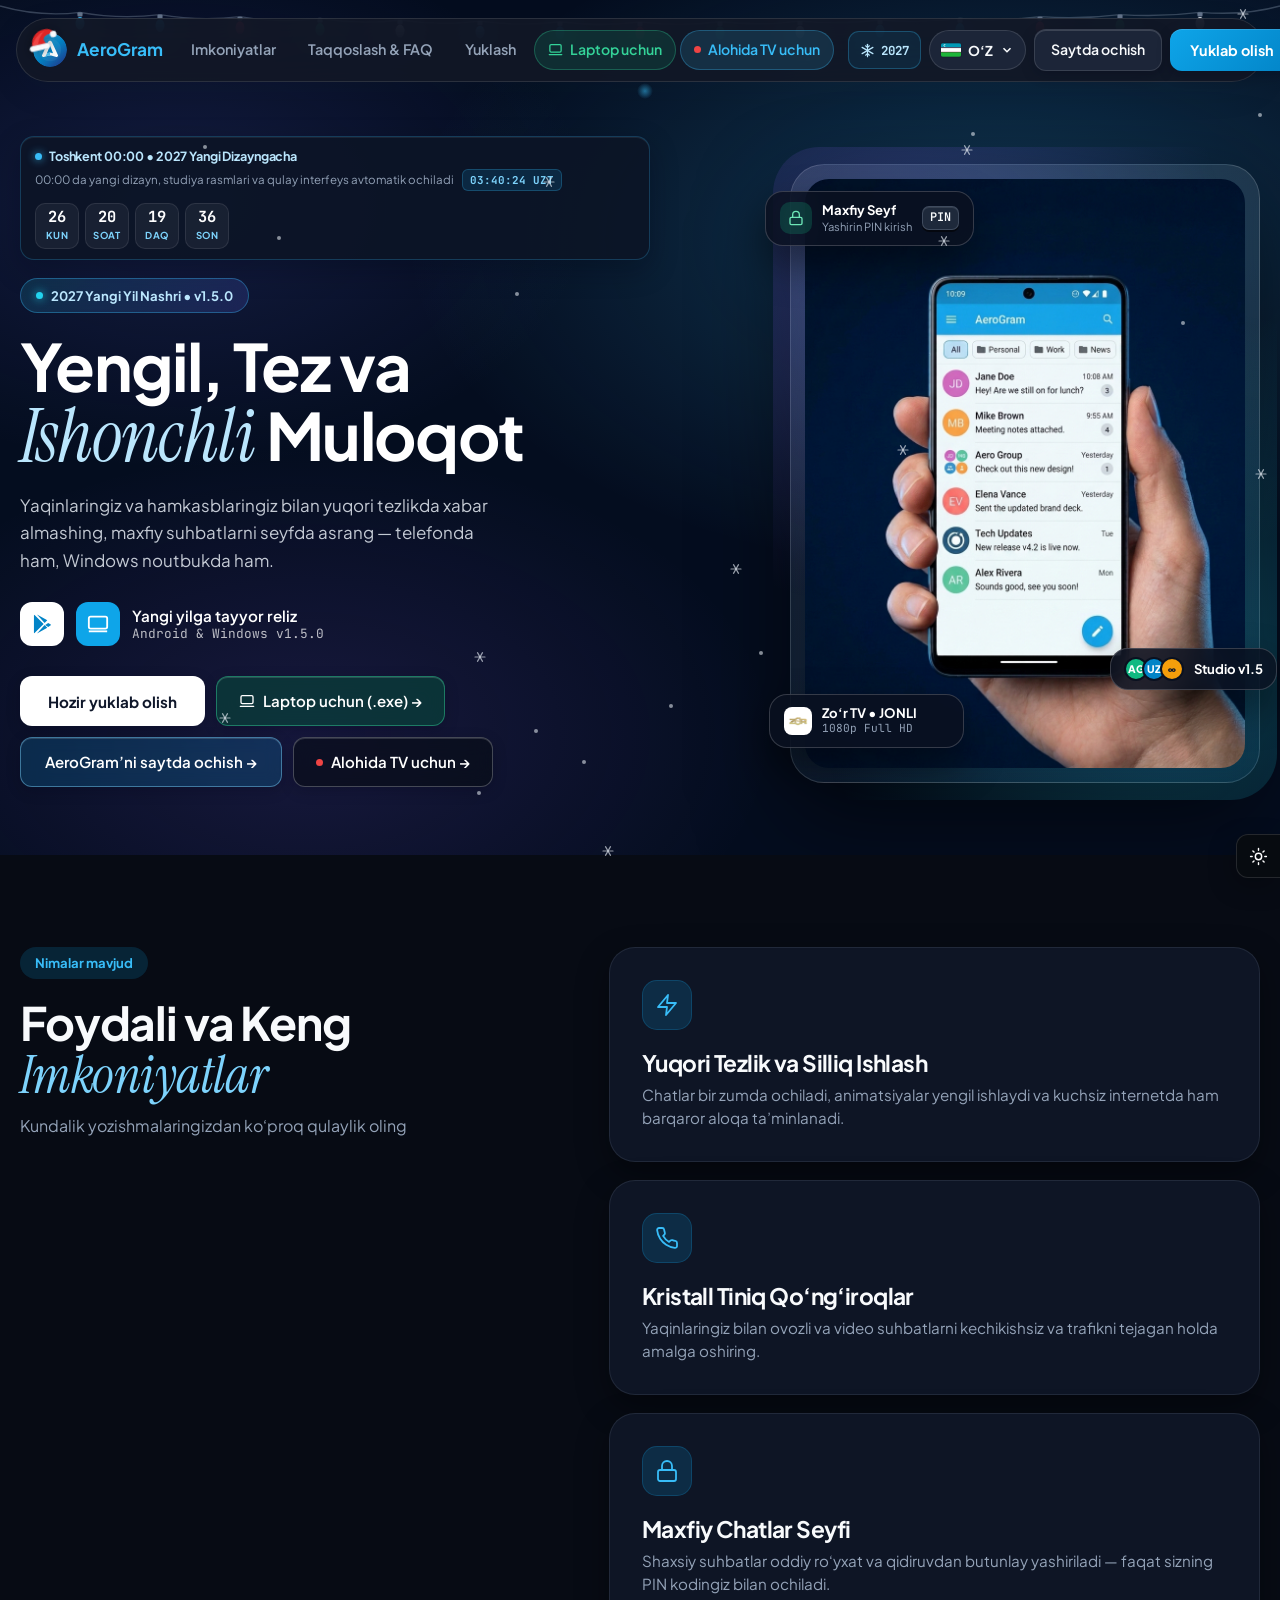
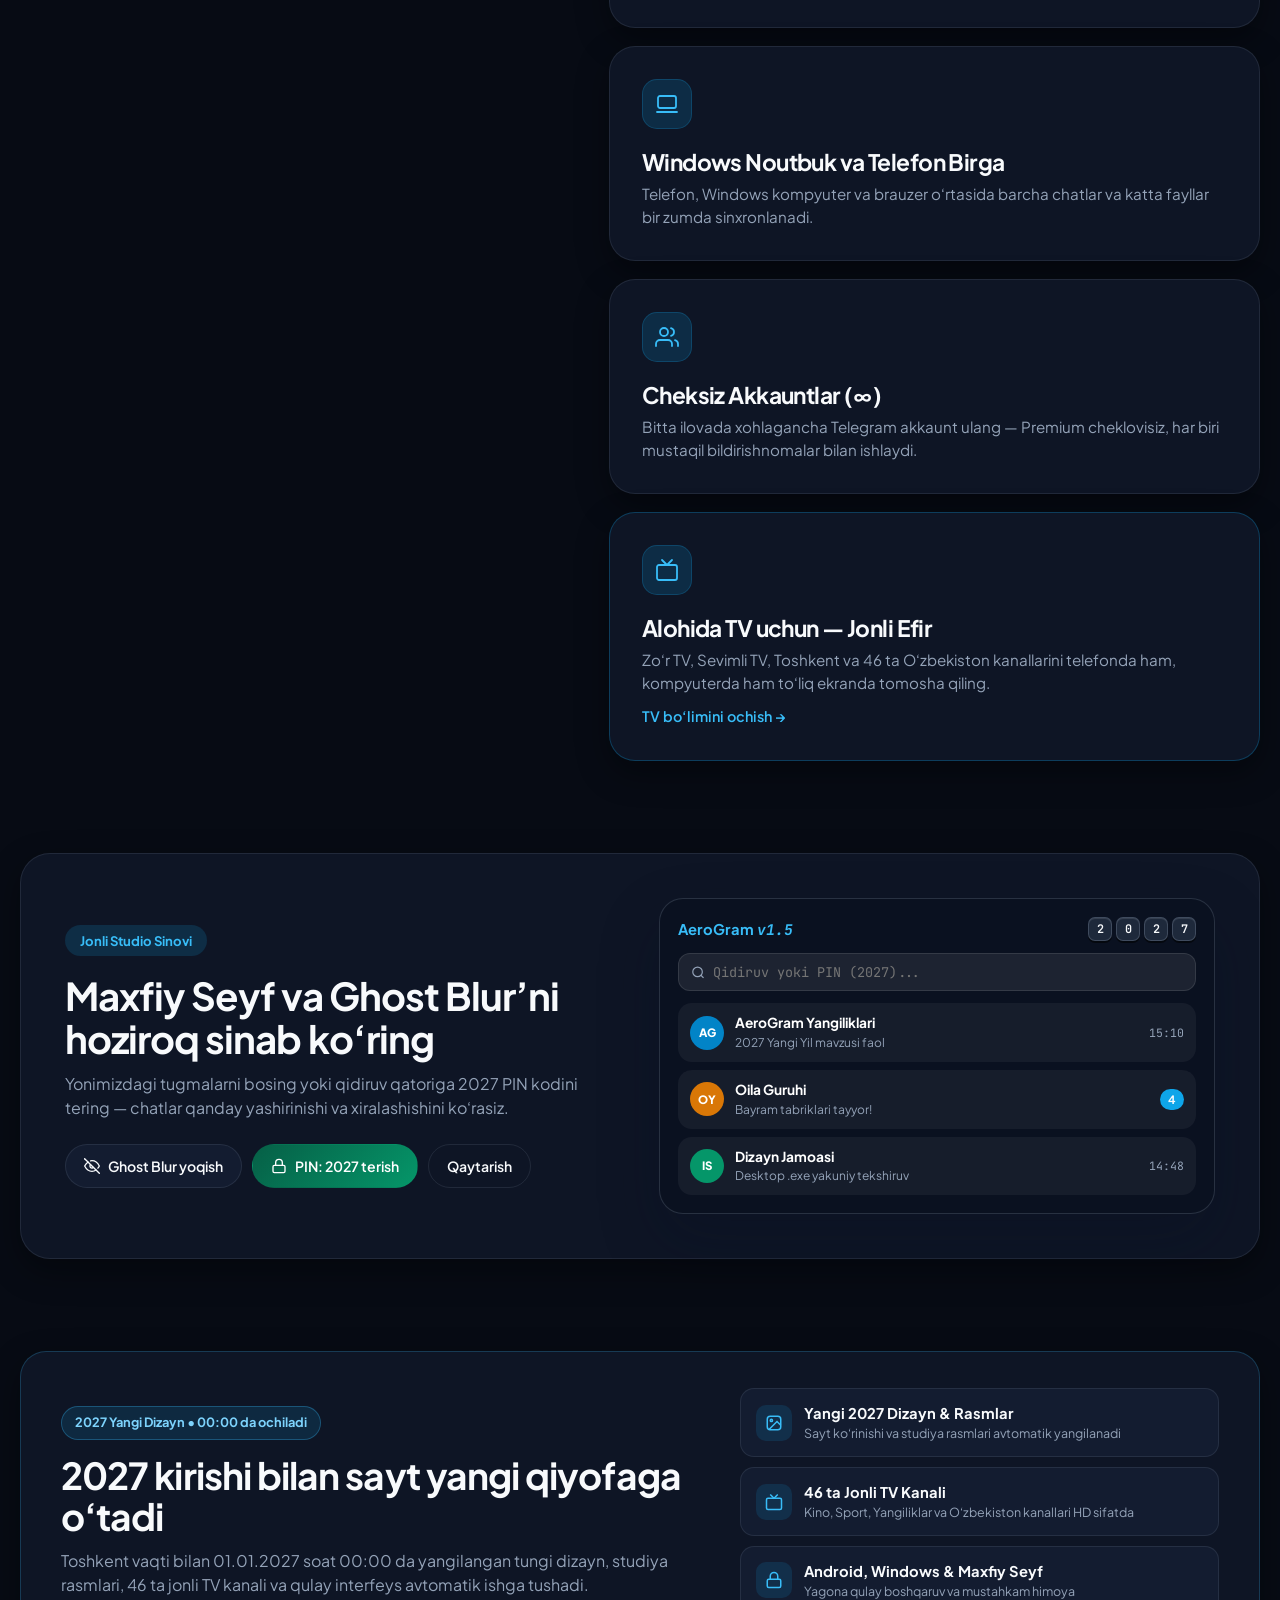
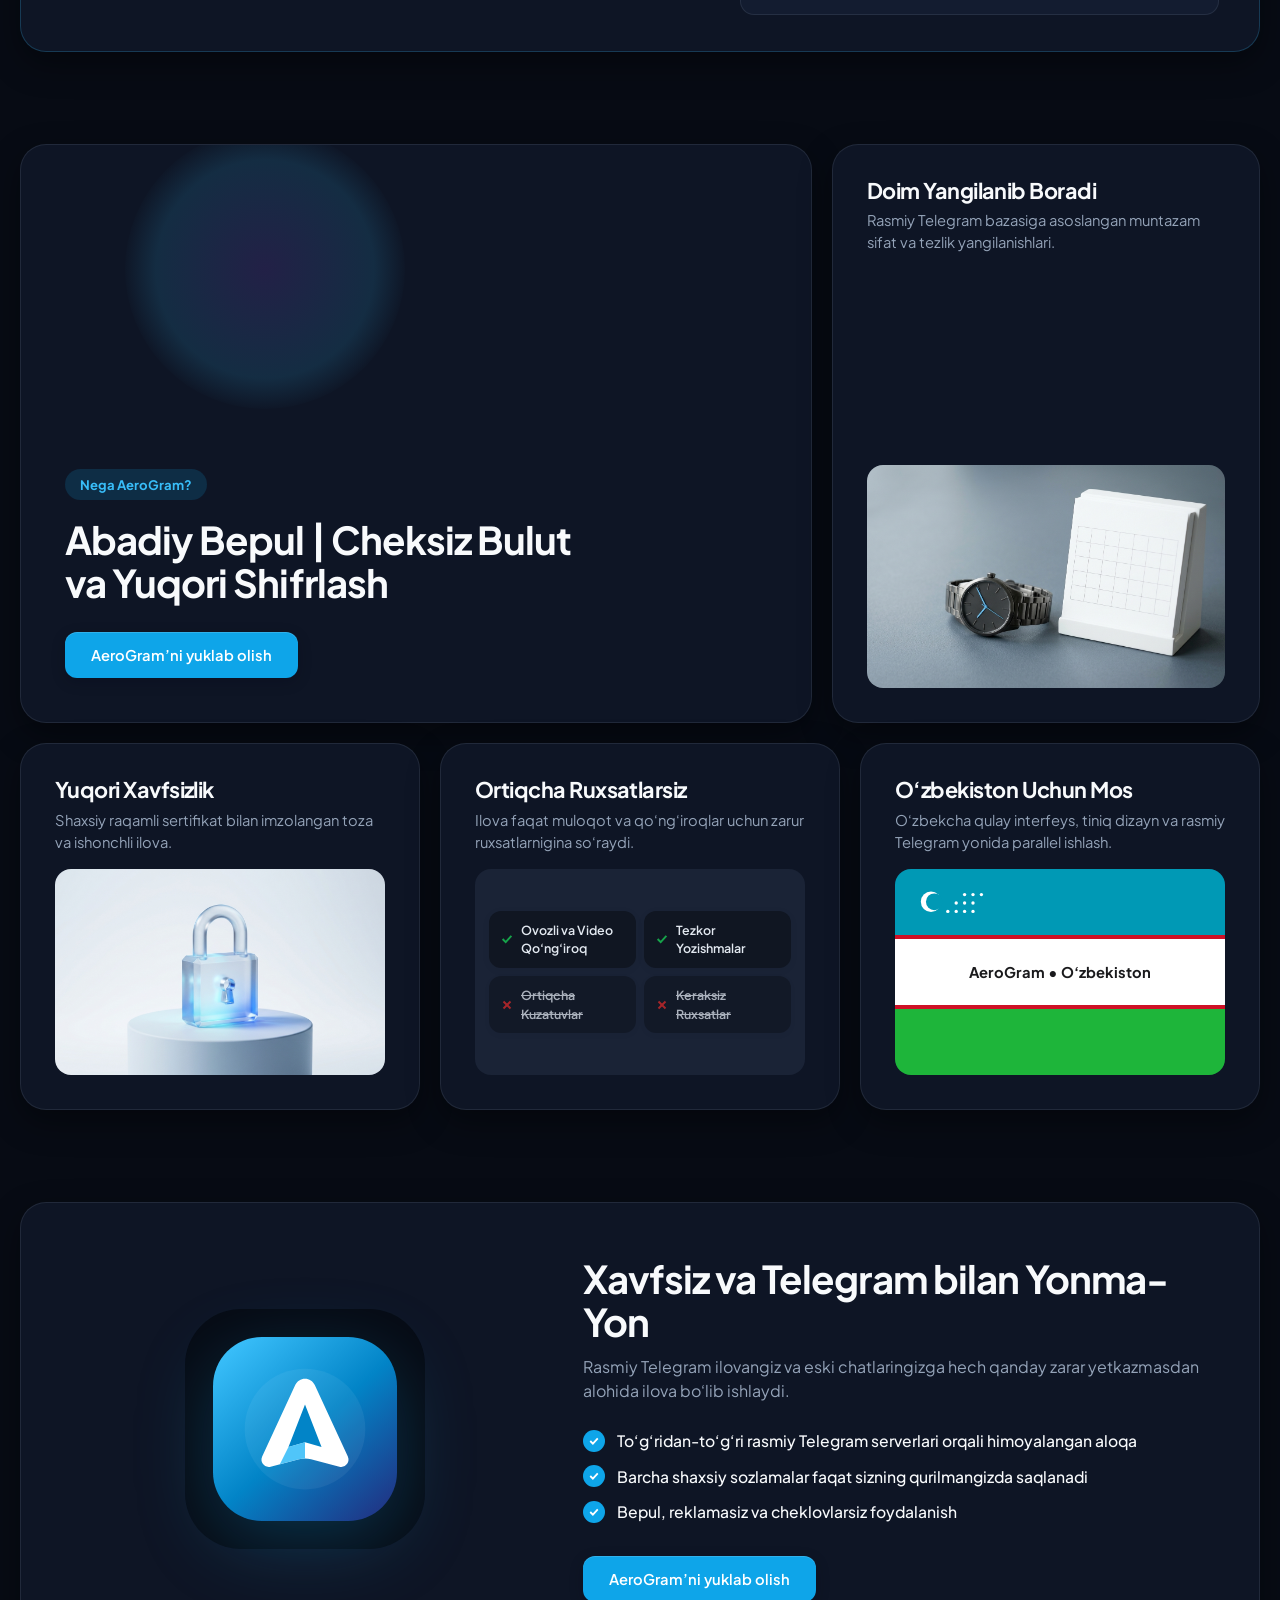
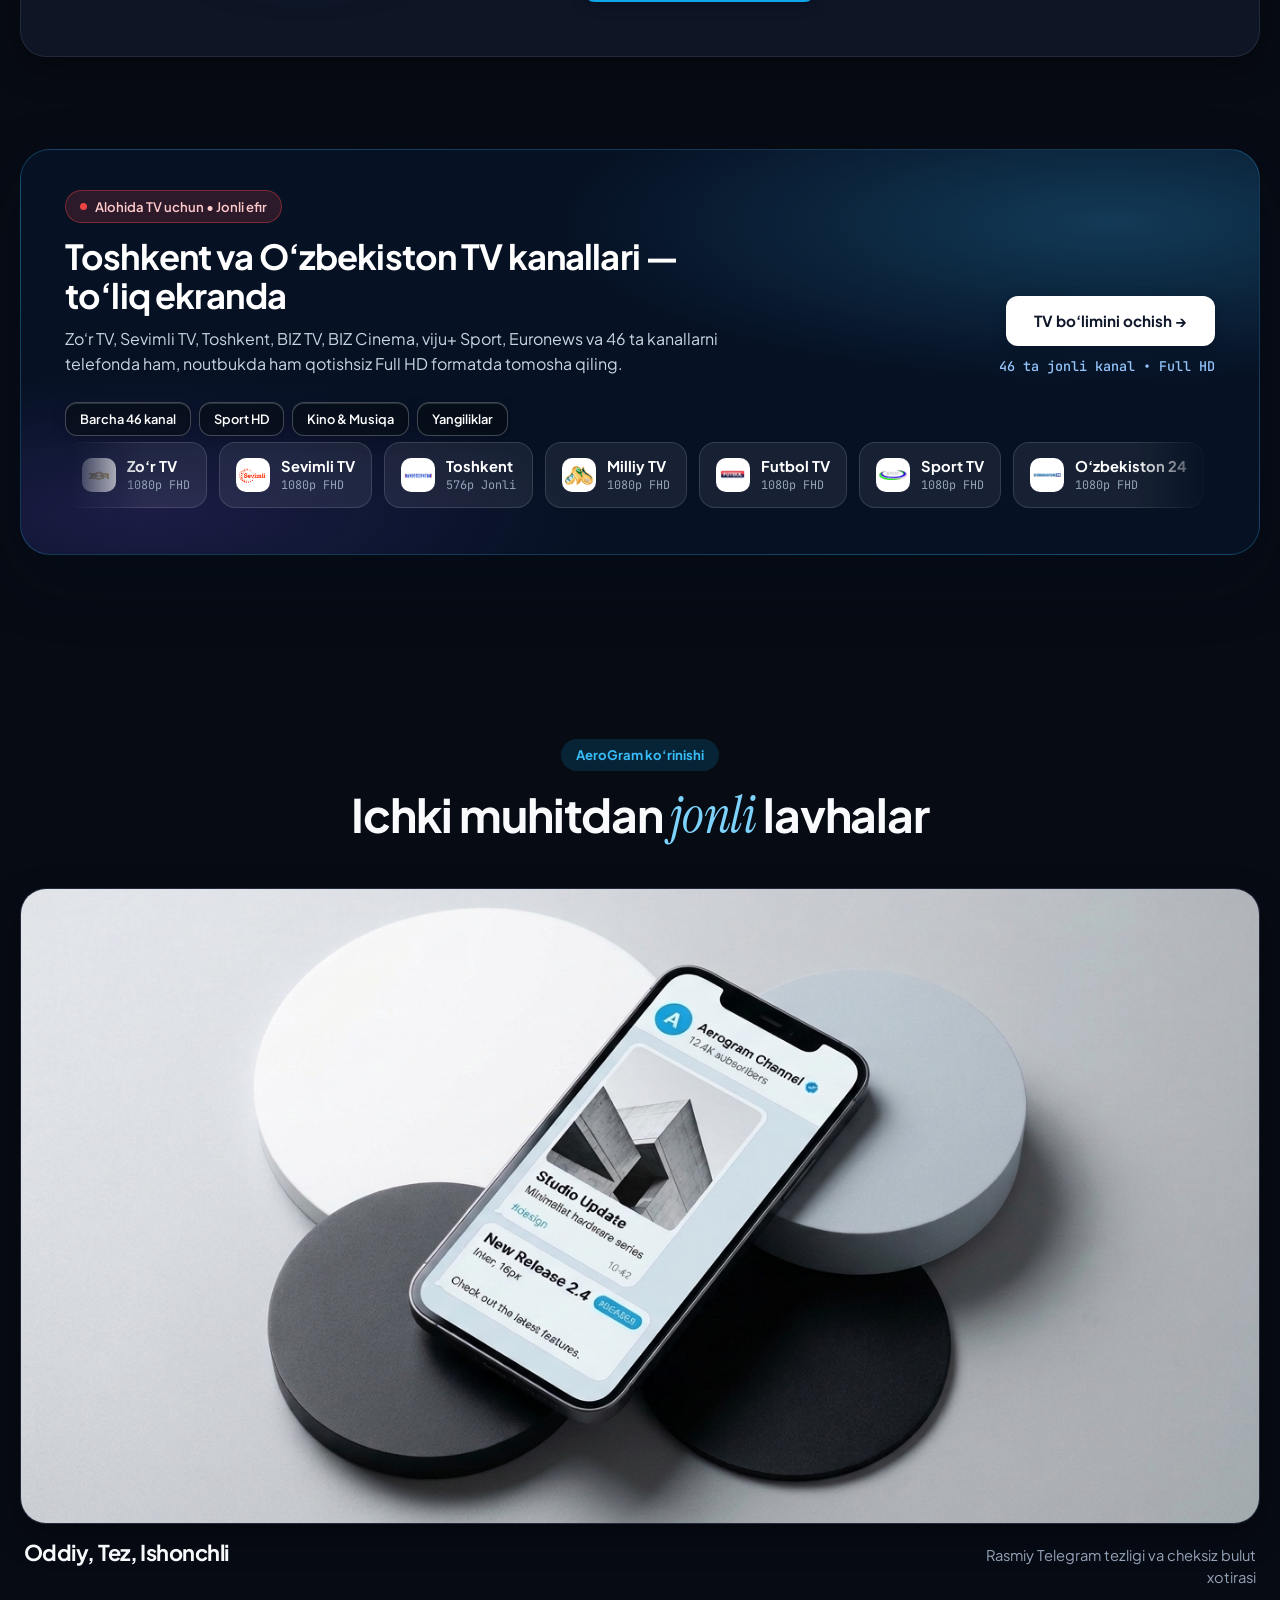
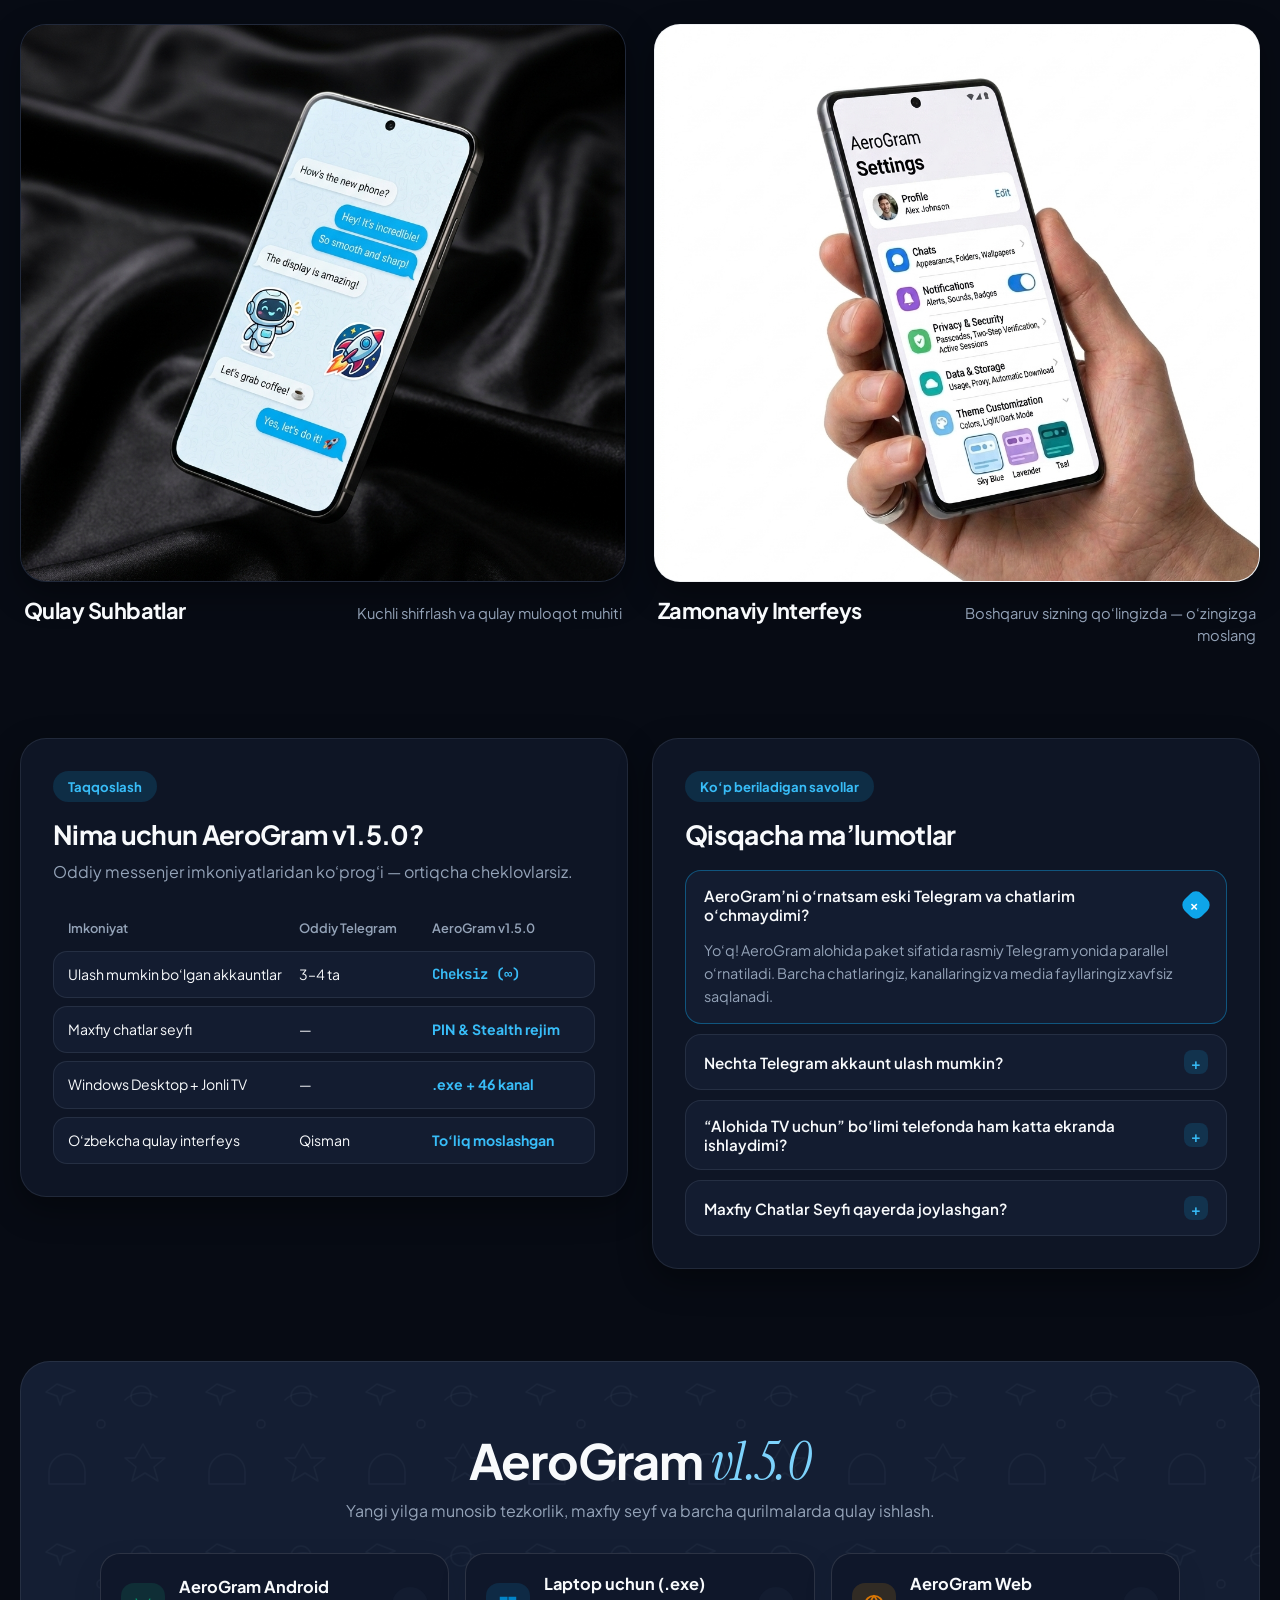
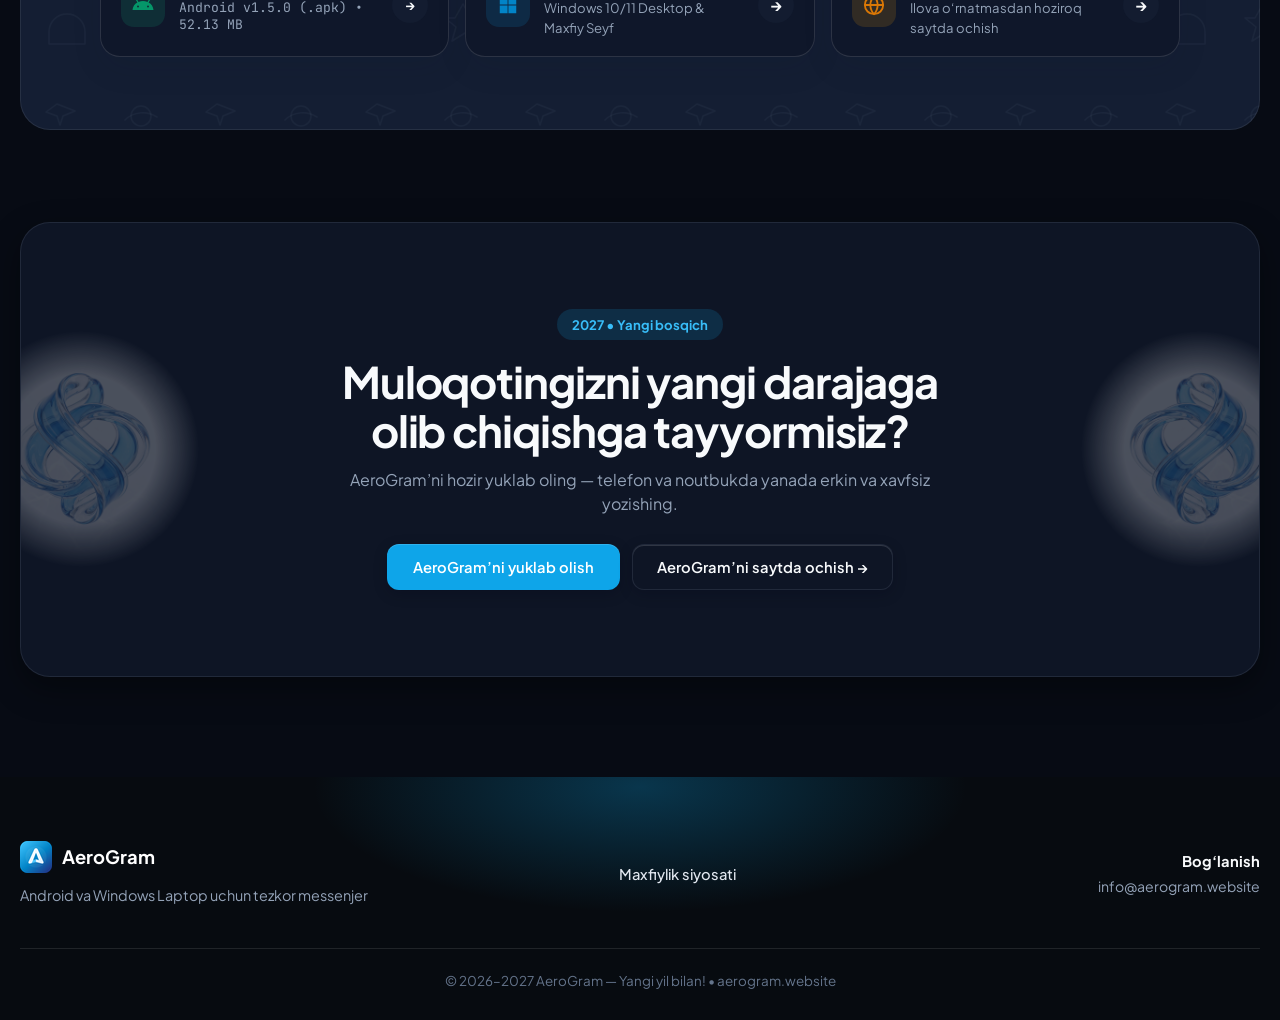
<file: index.html>
<!DOCTYPE html>
<html lang="uz" data-theme="dark">
<head>
  <meta charset="UTF-8">
  <meta name="viewport" content="width=device-width, initial-scale=1.0">
  <meta http-equiv="X-UA-Compatible" content="IE=edge">

  <title>AeroGram — Tez va Qulay Messenjer • 2027 Nashri</title>
  <meta name="description" content="AeroGram — tez, ishonchli va qulay zamonaviy messenjer. Maxfiy chatlar seyfi, cheksiz akkauntlar, Windows desktop va O‘zbekiston jonli TV kanallari.">
  <meta name="keywords" content="AeroGram, messenjer, Android ilova, Windows desktop, maxfiy chatlar, tez muloqot">
  <meta name="author" content="AeroGram">
  <meta name="theme-color" content="#071530">
  <link rel="canonical" href="https://aerogram.website/">

  <!-- Favicons & App Icons -->
  <link rel="icon" href="assets/favicon.svg" type="image/svg+xml">
  <link rel="icon" type="image/png" sizes="32x32" href="assets/favicon-32x32.png">
  <link rel="icon" type="image/png" sizes="16x16" href="assets/favicon-16x16.png">
  <link rel="shortcut icon" href="favicon.ico">
  <link rel="apple-touch-icon" sizes="180x180" href="assets/apple-touch-icon.png">
  <link rel="manifest" href="site.webmanifest">

  <!-- Open Graph & Social -->
  <meta property="og:type" content="website">
  <meta property="og:url" content="https://aerogram.website/">
  <meta property="og:site_name" content="AeroGram">
  <meta property="og:title" content="AeroGram — Tez va Qulay Messenjer">
  <meta property="og:description" content="Yengil, tezkor va yuqori darajada himoyalangan zamonaviy messenjer.">
  <meta property="og:image" content="https://aerogram.website/assets/og-image.png">
  <meta property="og:image:width" content="1200">
  <meta property="og:image:height" content="630">

  <meta name="twitter:card" content="summary_large_image">
  <meta name="twitter:title" content="AeroGram — Tez va Qulay Messenjer">
  <meta name="twitter:description" content="Yengil, tezkor va qulay zamonaviy messenjer.">
  <meta name="twitter:image" content="https://aerogram.website/assets/og-image.png">

  <!-- Editorial Human Typography -->
  <link rel="preconnect" href="https://fonts.googleapis.com">
  <link rel="preconnect" href="https://fonts.gstatic.com" crossorigin>
  <link href="https://fonts.googleapis.com/css2?family=Instrument+Serif:ital@0;1&family=JetBrains+Mono:wght@500;600;700&family=Plus+Jakarta+Sans:wght@400;500;600;700;800&display=swap" rel="stylesheet">

  <link rel="stylesheet" href="css/style.css">
  <link rel="stylesheet" href="css/festive-ui.css">
</head>
<body>

  <!-- Floating Pill Header -->
  <header class="floating-nav" id="navbar">
    <div class="nav-pill">
      <a href="#top" class="brand" aria-label="AeroGram bosh sahifa">
        <span class="brand-logo brand-logo-festive">
          <svg viewBox="0 0 128 128" fill="none" xmlns="http://www.w3.org/2000/svg" aria-hidden="true">
            <defs>
              <linearGradient id="aeroPillGrad" x1="14" y1="8" x2="114" y2="120" gradientUnits="userSpaceOnUse">
                <stop offset="0%" stop-color="#38BDF8"/>
                <stop offset="52%" stop-color="#0284C7"/>
                <stop offset="100%" stop-color="#1E3A8A"/>
              </linearGradient>
            </defs>
            <circle cx="64" cy="64" r="64" fill="url(#aeroPillGrad)"/>
            <circle cx="64" cy="64" r="42" fill="#FFFFFF" fill-opacity="0.06"/>
            <path d="M64 29C66.9 29 69.5 30.7 70.8 33.4L93.8 83.2C95.6 87.1 92.1 91.3 87.9 90.2L68.2 85.1C65.4 84.4 62.6 84.4 59.8 85.1L40.1 90.2C35.9 91.3 32.4 87.1 34.2 83.2L57.2 33.4C58.5 30.7 61.1 29 64 29Z" fill="#FFFFFF"/>
            <path d="M64 47L75.5 76.5L64 73.2L52.5 76.5L64 47Z" fill="#0284C7"/>
            <path d="M52.5 76.5L64 73.2V84.6C62.6 84.6 61.2 84.8 59.8 85.1L46.5 88.5L52.5 76.5Z" fill="#38BDF8" fill-opacity="0.88"/>
          </svg>
        </span>
        <span class="brand-name">AeroGram</span>
      </a>

      <nav class="nav-center" aria-label="Asosiy menyu">
        <a href="#features" class="nav-link" data-i18n="nav_features">Imkoniyatlar</a>
        <a href="#more-aero" class="nav-link" data-i18n="nav_more">Taqqoslash & FAQ</a>
        <a href="#aero-download" class="nav-link" data-i18n="nav_apk">Yuklash</a>
        <a href="desktop/" class="nav-link-laptop">
          <svg width="15" height="15" viewBox="0 0 24 24" fill="none" stroke="currentColor" stroke-width="2" stroke-linecap="round" stroke-linejoin="round" aria-hidden="true"><rect x="3" y="4" width="18" height="12" rx="2"/><line x1="2" y1="20" x2="22" y2="20"/></svg>
          <span data-i18n="nav_laptop">Laptop uchun</span>
        </a>
        <a href="tv/" class="nav-link-tv">
          <span class="tv-dot-live" aria-hidden="true"></span>
          <span data-i18n="nav_tv">Alohida TV uchun</span>
        </a>
      </nav>

      <div class="nav-right">
        <button type="button" class="ny-fx-toggle" aria-pressed="true" aria-label="Qishki effektlarni yoqish/o‘chirish" title="Qor va Yangi Yil bezaklari">
          <svg viewBox="0 0 24 24" fill="none" stroke="currentColor" stroke-width="1.9" stroke-linecap="round" aria-hidden="true">
            <line x1="12" y1="2" x2="12" y2="22"/>
            <line x1="3.34" y1="7" x2="20.66" y2="17"/>
            <line x1="20.66" y1="7" x2="3.34" y2="17"/>
            <polyline points="9 4.5 12 7 15 4.5"/>
            <polyline points="9 19.5 12 17 15 19.5"/>
          </svg>
          <span class="mono-metric">2027</span>
        </button>

        <div class="lang-dropdown" id="lang-dropdown">
          <button type="button" class="lang-trigger" id="lang-trigger" aria-expanded="false" aria-label="Tilni tanlash">
            <span class="flag-slot" id="current-flag">
              <svg viewBox="0 0 24 16" aria-hidden="true"><rect width="24" height="5.2" fill="#0099B5"/><rect y="5.2" width="24" height="0.5" fill="#CE1126"/><rect y="5.7" width="24" height="4.6" fill="#FFFFFF"/><rect y="10.3" width="24" height="0.5" fill="#CE1126"/><rect y="10.8" width="24" height="5.2" fill="#1EB53A"/><circle cx="4.5" cy="2.6" r="1.4" fill="#FFFFFF"/><circle cx="5.1" cy="2.6" r="1.2" fill="#0099B5"/></svg>
            </span>
            <span id="current-lang-label">O‘Z</span>
            <svg class="chev" viewBox="0 0 16 16" fill="none" stroke="currentColor" stroke-width="1.8"><polyline points="4 6 8 10 12 6"/></svg>
          </button>
          <div class="lang-menu" id="lang-menu" hidden>
            <button type="button" class="lang-opt active" data-lang="uz">
              <svg viewBox="0 0 24 16" aria-hidden="true"><rect width="24" height="5.2" fill="#0099B5"/><rect y="5.2" width="24" height="0.5" fill="#CE1126"/><rect y="5.7" width="24" height="4.6" fill="#FFFFFF"/><rect y="10.3" width="24" height="0.5" fill="#CE1126"/><rect y="10.8" width="24" height="5.2" fill="#1EB53A"/><circle cx="4.5" cy="2.6" r="1.4" fill="#FFFFFF"/><circle cx="5.1" cy="2.6" r="1.2" fill="#0099B5"/></svg>
              <span>O‘Z</span>
            </button>
            <button type="button" class="lang-opt" data-lang="ru">
              <svg viewBox="0 0 24 16" aria-hidden="true"><rect width="24" height="5.33" fill="#FFFFFF"/><rect y="5.33" width="24" height="5.33" fill="#0039A6"/><rect y="10.66" width="24" height="5.34" fill="#D52B1E"/></svg>
              <span>RU</span>
            </button>
            <button type="button" class="lang-opt" data-lang="en">
              <svg viewBox="0 0 24 16" aria-hidden="true"><rect width="24" height="16" fill="#B22234"/><path d="M0 2h24M0 5h24M0 8h24M0 11h24M0 14h24" stroke="#FFF" stroke-width="1.2"/><rect width="10" height="8.5" fill="#3C3B6E"/></svg>
              <span>EN</span>
            </button>
          </div>
        </div>

        <a href="web/" class="btn-nav-web" data-i18n="nav_web">Saytda ochish</a>
        <button type="button" class="btn-nav-cta open-download" data-magnetic data-i18n="nav_download">Yuklab olish</button>

        <button type="button" class="mobile-burger" id="mobile-burger" aria-label="Menyuni ochish" aria-expanded="false">
          <svg viewBox="0 0 24 24" fill="none" stroke="currentColor" stroke-width="2" stroke-linecap="round"><line x1="4" y1="7" x2="20" y2="7"/><line x1="4" y1="12" x2="20" y2="12"/><line x1="4" y1="17" x2="20" y2="17"/></svg>
        </button>
      </div>
    </div>

    <!-- Mobile Dropdown Sheet -->
    <div class="mobile-sheet" id="mobile-sheet" hidden>
      <a href="#features" data-i18n="nav_features">Imkoniyatlar</a>
      <a href="#more-aero" data-i18n="nav_more">Taqqoslash & FAQ</a>
      <a href="#aero-download" data-i18n="nav_apk">Yuklash</a>
      <a href="desktop/" class="mobile-laptop-link">
        <svg width="16" height="16" viewBox="0 0 24 24" fill="none" stroke="currentColor" stroke-width="2" stroke-linecap="round" stroke-linejoin="round" aria-hidden="true"><rect x="3" y="4" width="18" height="12" rx="2"/><line x1="2" y1="20" x2="22" y2="20"/></svg>
        <span data-i18n="nav_laptop">Laptop uchun</span>
      </a>
      <a href="tv/" class="mobile-tv-link">
        <span class="tv-dot-live" aria-hidden="true"></span>
        <span data-i18n="nav_tv">Alohida TV uchun</span>
      </a>
      <a href="web/" class="btn-outline-pill btn-full" data-i18n="hero_web">AeroGram Web’da ochish</a>
      <button type="button" class="btn-nav-cta btn-full open-download" data-i18n="hero_cta">Hozir yuklab olish</button>
    </div>
  </header>

  <main id="top">
    <!-- Hero -->
    <section class="hero">
      <div class="ny-garland-slot" aria-hidden="true"></div>

      <div class="container hero-grid">
        <div class="hero-content reveal">
          <div class="ny-countdown-mount" data-ny-countdown></div>
          <div class="hero-chip">
            <span class="hero-chip-dot"></span>
            <span data-i18n="hero_chip">2027 Yangi Yil Nashri • v1.5.0</span>
          </div>

          <h1 data-i18n="hero_title">Yengil, Tez va<br><em class="serif-accent">Ishonchli</em> Muloqot</h1>
          <p class="hero-sub" data-i18n="hero_desc">Yaqinlaringiz va hamkasblaringiz bilan yuqori tezlikda xabar almashing, maxfiy suhbatlarni seyfda asrang — telefonda ham, Windows noutbukda ham.</p>

          <div class="hero-platforms">
            <div class="plat-icon" title="Android ilova">
              <svg viewBox="0 0 24 24" fill="currentColor" aria-hidden="true"><path d="M3.61 1.814L13.793 12 3.61 22.186a1.48 1.48 0 0 1-.404-1.015V2.829c0-.387.152-.75.404-1.015zM14.85 13.057l2.927 2.927-11.264 6.451 8.337-9.378zm3.884-2.203l2.435 1.394c.707.405.707 1.1 0 1.504l-2.435 1.394-3.175-2.146 3.175-2.146zM6.513 1.565l11.264 6.451-2.927 2.927-8.337-9.378z"/></svg>
            </div>
            <div class="plat-icon plat-shield" title="Windows & Laptop">
              <svg viewBox="0 0 24 24" fill="none" stroke="currentColor" stroke-width="2"><rect x="2" y="4" width="20" height="13" rx="2"/><line x1="2" y1="20" x2="22" y2="20"/></svg>
            </div>
            <div class="plat-meta">
              <strong data-i18n="hero_plat_t">Yangi yilga tayyor reliz</strong>
              <span class="mono-metric" data-i18n="hero_plat_s">Android & Windows v1.5.0</span>
            </div>
          </div>

          <div class="hero-btn-row">
            <button type="button" class="btn-white-pill open-download" data-magnetic data-i18n="hero_cta">Hozir yuklab olish</button>
            <a href="desktop/" class="btn-hero-laptop" data-magnetic>
              <svg width="16" height="16" viewBox="0 0 24 24" fill="none" stroke="currentColor" stroke-width="2" stroke-linecap="round" stroke-linejoin="round" aria-hidden="true"><rect x="3" y="4" width="18" height="12" rx="2"/><line x1="2" y1="20" x2="22" y2="20"/></svg>
              <span data-i18n="hero_laptop">Laptop uchun (.exe) →</span>
            </a>
            <a href="web/" class="btn-hero-web" data-i18n="hero_web">AeroGram’ni saytda ochish →</a>
            <a href="tv/" class="btn-hero-tv">
              <span class="tv-dot-live" aria-hidden="true"></span>
              <span data-i18n="hero_tv">Alohida TV uchun →</span>
            </a>
          </div>
        </div>

        <!-- Layered Architectural Hero Stage -->
        <div class="hero-stage-col reveal">
          <div class="hero-stage-shell">
            <div class="hero-aurora-ring" aria-hidden="true"></div>
            <img src="assets/images/hero-hand.jpg" data-src-2027="assets/images/2027/hero-2027.jpg" alt="Qo‘lda ushlab turilgan AeroGram ilovasi" class="hero-hand-img">

            <!-- Floating Card 1: Stealth Vault Pill -->
            <div class="hero-float-card hf-vault" aria-hidden="true">
              <span class="hf-ic is-emerald">
                <svg width="16" height="16" viewBox="0 0 24 24" fill="none" stroke="currentColor" stroke-width="2" stroke-linecap="round" stroke-linejoin="round"><rect x="3" y="11" width="18" height="11" rx="2"/><path d="M7 11V7a5 5 0 0 1 10 0v4"/></svg>
              </span>
              <div>
                <strong data-i18n="hf_vault_t">Maxfiy Seyf</strong>
                <small data-i18n="hf_vault_s">Yashirin PIN kirish</small>
              </div>
              <kbd class="aero-kbd">PIN</kbd>
            </div>

            <!-- Floating Card 2: Live TV Pill -->
            <a href="tv/#channel=zor-tv" class="hero-float-card hf-tv">
              <img src="tv/logos/zor-tv.png" width="28" height="28" alt="Zo‘r TV" class="hf-tv-logo">
              <div>
                <strong>Zo‘r TV • JONLI</strong>
                <small class="mono-metric">1080p Full HD</small>
              </div>
              <span class="hf-eq" aria-hidden="true"><i></i><i></i><i></i><i></i></span>
            </a>

            <!-- Floating Card 3: Infinite Accounts Pill -->
            <div class="hero-float-card hf-studio" aria-hidden="true">
              <div class="hf-av-stack">
                <span>AG</span><span>UZ</span><span>∞</span>
              </div>
              <strong data-i18n="hf_studio_t">Studio v1.5</strong>
            </div>
          </div>
        </div>
      </div>
    </section>

    <!-- Section 1: Sticky Left + Clean Bento Feature Cards -->
    <section id="features" class="section section-light">
      <div class="container offer-grid">
        <div class="offer-sticky reveal">
          <span class="eyebrow-pill" data-i18n="offer_pill">Nimalar mavjud</span>
          <h2 data-i18n="offer_title">Foydali va Keng<br><em class="serif-accent">Imkoniyatlar</em></h2>
          <p class="muted-copy" data-i18n="offer_sub">Kundalik yozishmalaringizdan ko‘proq qulaylik oling</p>
        </div>

        <div class="offer-stack">
          <article class="offer-card reveal" data-tilt>
            <div class="outline-icon">
              <svg viewBox="0 0 24 24" fill="none" stroke="currentColor" stroke-width="1.8" stroke-linecap="round" stroke-linejoin="round"><polygon points="13 2 3 14 12 14 11 22 21 10 12 10 13 2"/></svg>
            </div>
            <h3 data-i18n="of1_t">Yuqori Tezlik va Silliq Ishlash</h3>
            <p data-i18n="of1_d">Chatlar bir zumda ochiladi, animatsiyalar yengil ishlaydi va kuchsiz internetda ham barqaror aloqa ta’minlanadi.</p>
          </article>

          <article class="offer-card reveal" data-tilt>
            <div class="outline-icon">
              <svg viewBox="0 0 24 24" fill="none" stroke="currentColor" stroke-width="1.8" stroke-linecap="round" stroke-linejoin="round"><path d="M22 16.92v3a2 2 0 0 1-2.18 2 19.79 19.79 0 0 1-8.63-3.07 19.5 19.5 0 0 1-6-6 19.79 19.79 0 0 1-3.07-8.67A2 2 0 0 1 4.11 2h3a2 2 0 0 1 2 1.72 12.84 12.84 0 0 0 .7 2.81 2 2 0 0 1-.45 2.11L8.09 9.91a16 16 0 0 0 6 6l1.27-1.27a2 2 0 0 1 2.11-.45 12.84 12.84 0 0 0 2.81.7A2 2 0 0 1 22 16.92z"/></svg>
            </div>
            <h3 data-i18n="of2_t">Kristall Tiniq Qo‘ng‘iroqlar</h3>
            <p data-i18n="of2_d">Yaqinlaringiz bilan ovozli va video suhbatlarni kechikishsiz va trafikni tejagan holda amalga oshiring.</p>
          </article>

          <article class="offer-card reveal" data-tilt>
            <div class="outline-icon">
              <svg viewBox="0 0 24 24" fill="none" stroke="currentColor" stroke-width="1.8" stroke-linecap="round" stroke-linejoin="round"><rect x="3" y="11" width="18" height="11" rx="2" ry="2"/><path d="M7 11V7a5 5 0 0 1 10 0v4"/></svg>
            </div>
            <h3 data-i18n="of3_t">Maxfiy Chatlar Seyfi</h3>
            <p data-i18n="of3_d">Shaxsiy suhbatlar oddiy ro‘yxat va qidiruvdan butunlay yashiriladi — faqat sizning PIN kodingiz bilan ochiladi.</p>
          </article>

          <article class="offer-card reveal" data-tilt>
            <div class="outline-icon">
              <svg viewBox="0 0 24 24" fill="none" stroke="currentColor" stroke-width="1.8" stroke-linecap="round" stroke-linejoin="round"><rect x="3" y="4" width="18" height="12" rx="2"/><line x1="2" y1="20" x2="22" y2="20"/></svg>
            </div>
            <h3 data-i18n="of4_t">Windows Noutbuk va Telefon Birga</h3>
            <p data-i18n="of4_d">Telefon, Windows kompyuter va brauzer o‘rtasida barcha chatlar va katta fayllar bir zumda sinxronlanadi.</p>
          </article>

          <article class="offer-card reveal" data-tilt>
            <div class="outline-icon">
              <svg viewBox="0 0 24 24" fill="none" stroke="currentColor" stroke-width="1.8" stroke-linecap="round" stroke-linejoin="round"><path d="M17 21v-2a4 4 0 0 0-4-4H5a4 4 0 0 0-4 4v2"/><circle cx="9" cy="7" r="4"/><path d="M23 21v-2a4 4 0 0 0-3-3.87"/><path d="M16 3.13a4 4 0 0 1 0 7.75"/></svg>
            </div>
            <h3 data-i18n="of6_t">Cheksiz Akkauntlar (∞)</h3>
            <p data-i18n="of6_d">Bitta ilovada xohlagancha Telegram akkaunt ulang — Premium cheklovisiz, har biri mustaqil bildirishnomalar bilan ishlaydi.</p>
          </article>

          <article class="offer-card offer-card-tv reveal" data-tilt>
            <div class="outline-icon">
              <svg viewBox="0 0 24 24" fill="none" stroke="currentColor" stroke-width="1.8" stroke-linecap="round" stroke-linejoin="round"><rect x="2" y="7" width="20" height="15" rx="2" ry="2"/><polyline points="17 2 12 7 7 2"/></svg>
            </div>
            <h3 data-i18n="of7_t">Alohida TV uchun — Jonli Efir</h3>
            <p data-i18n="of7_d">Zo‘r TV, Sevimli TV, Toshkent va 46 ta O‘zbekiston kanallarini telefonda ham, kompyuterda ham to‘liq ekranda tomosha qiling.</p>
            <a href="tv/" class="offer-inline-link" data-i18n="of7_cta">TV bo‘limini ochish →</a>
          </article>
        </div>
      </div>
    </section>

    <!-- NEW Section 1.5: Interactive Studio Sandbox ("Sinab ko'ring") -->
    <section id="studio-sandbox" class="section section-light pt-0">
      <div class="container">
        <div class="sandbox-card reveal">
          <div class="sandbox-left">
            <span class="eyebrow-pill" data-i18n="sb_pill">Jonli Studio Sinovi</span>
            <h2 data-i18n="sb_title">Maxfiy Seyf va Ghost Blur’ni hoziroq sinab ko‘ring</h2>
            <p class="muted-copy" data-i18n="sb_desc">Yonimizdagi tugmalarni bosing yoki qidiruv qatoriga 2027 PIN kodini tering — chatlar qanday yashirinishi va xiralashishini ko‘rasiz.</p>

            <div class="sandbox-controls">
              <button type="button" class="sb-btn" id="sandbox-blur-btn" aria-pressed="false">
                <svg width="16" height="16" viewBox="0 0 24 24" fill="none" stroke="currentColor" stroke-width="2" stroke-linecap="round" stroke-linejoin="round"><path d="M17.94 17.94A10.07 10.07 0 0 1 12 20c-7 0-11-8-11-8a18.45 18.45 0 0 1 5.06-5.94M9.9 4.24A9.12 9.12 0 0 1 12 4c7 0 11 8 11 8a18.5 18.5 0 0 1-2.16 3.19m-6.72-1.07a3 3 0 1 1-4.24-4.24"/><line x1="1" y1="1" x2="23" y2="23"/></svg>
                <span data-i18n="sb_blur_btn">Ghost Blur yoqish</span>
              </button>

              <button type="button" class="sb-btn is-primary" id="sandbox-pin-btn">
                <svg width="16" height="16" viewBox="0 0 24 24" fill="none" stroke="currentColor" stroke-width="2" stroke-linecap="round" stroke-linejoin="round"><rect x="3" y="11" width="18" height="11" rx="2"/><path d="M7 11V7a5 5 0 0 1 10 0v4"/></svg>
                <span data-i18n="sb_pin_btn">PIN: 2027 terish</span>
              </button>

              <button type="button" class="sb-btn is-ghost" id="sandbox-reset-btn" data-i18n="sb_reset">Qaytarish</button>
            </div>
          </div>

          <div class="sandbox-phone" id="sandbox-stage">
            <div class="sb-top">
              <span class="sb-brand-mini">AeroGram <em class="mono-metric">v1.5</em></span>
              <div class="sb-kbd-row" aria-hidden="true">
                <kbd class="aero-kbd" id="sb-k1">2</kbd>
                <kbd class="aero-kbd" id="sb-k2">0</kbd>
                <kbd class="aero-kbd" id="sb-k3">2</kbd>
                <kbd class="aero-kbd" id="sb-k4">7</kbd>
              </div>
            </div>

            <div class="sb-search-wrap">
              <svg width="15" height="15" viewBox="0 0 24 24" fill="none" stroke="currentColor" stroke-width="2"><circle cx="11" cy="11" r="8"/><line x1="21" y1="21" x2="16.65" y2="16.65"/></svg>
              <input type="text" id="sandbox-pin-input" maxlength="8" placeholder="Qidiruv yoki PIN (2027)..." data-i18n-ph="sb_input_ph" aria-label="PIN sinovi">
            </div>

            <div class="sb-chat-list" id="sandbox-public-list">
              <div class="sb-row">
                <span class="sb-av av-sky">AG</span>
                <div class="sb-row-copy">
                  <strong data-i18n="sb_c1">AeroGram Yangiliklari</strong>
                  <small data-i18n="sb_m1">2027 Yangi Yil mavzusi faol</small>
                </div>
                <span class="sb-time mono-metric">15:10</span>
              </div>
              <div class="sb-row">
                <span class="sb-av av-amber">OY</span>
                <div class="sb-row-copy">
                  <strong data-i18n="sb_c2">Oila Guruhi</strong>
                  <small data-i18n="sb_m2">Bayram tabriklari tayyor!</small>
                </div>
                <span class="sb-badge">4</span>
              </div>
              <div class="sb-row">
                <span class="sb-av av-pine">IS</span>
                <div class="sb-row-copy">
                  <strong data-i18n="sb_c3">Dizayn Jamoasi</strong>
                  <small data-i18n="sb_m3">Desktop .exe yakuniy tekshiruv</small>
                </div>
                <span class="sb-time mono-metric">14:48</span>
              </div>
            </div>

            <div class="sb-vault-unlocked" id="sandbox-vault-view" hidden>
              <div class="sb-vault-banner">
                <svg width="18" height="18" viewBox="0 0 24 24" fill="none" stroke="currentColor" stroke-width="2.1"><path d="M12 22s8-4 8-10V5l-8-3-8 3v7c0 6 8 10 8 10z"/></svg>
                <span data-i18n="sb_unlocked">Maxfiy Chatlar Seyfi Ochildi</span>
              </div>
              <div class="sb-row is-secret">
                <span class="sb-av av-rose">SH</span>
                <div class="sb-row-copy">
                  <strong data-i18n="sb_sc1">Shaxsiy Seyf Suhbat</strong>
                  <small data-i18n="sb_sm1">Asosiy ro‘yxat va qidiruvdan yashirin</small>
                </div>
              </div>
              <div class="sb-row is-secret">
                <span class="sb-av av-gold">VIP</span>
                <div class="sb-row-copy">
                  <strong data-i18n="sb_sc2">Muhim Hujjatlar 2027</strong>
                  <small data-i18n="sb_sm2">Chiqqanda avtomatik qulflanadi</small>
                </div>
              </div>
            </div>
          </div>
        </div>
      </div>
    </section>

    <!-- Section 1.8: Exclusive 2027 Time Capsule (Locked until 01.01.2027 00:00 UZT, Auto-Unlocks at Midnight!) -->
    <section id="capsule-2027" class="section section-light pt-0">
      <div class="container">
        <div class="capsule-2027-card reveal">
          <!-- State A: Before 00:00 UZT -->
          <div class="cap-locked">
            <div class="cap-locked-grid">
              <div>
                <span class="cap-pill" data-i18n="cap_pill_locked">2027 Yangi Dizayn • 00:00 da ochiladi</span>
                <h2 data-i18n="cap_title_locked">2027 kirishi bilan sayt yangi qiyofaga o‘tadi</h2>
                <p class="muted-copy" data-i18n="cap_desc_locked">Toshkent vaqti bilan 01.01.2027 soat 00:00 da yangilangan tungi dizayn, studiya rasmlari, 46 ta jonli TV kanali va qulay interfeys avtomatik ishga tushadi.</p>
              </div>
              <div class="cap-teaser-list">
                <div class="cap-teaser-item">
                  <span class="cap-t-ic"><svg width="18" height="18" viewBox="0 0 24 24" fill="none" stroke="currentColor" stroke-width="2"><rect x="3" y="3" width="18" height="18" rx="4"/><circle cx="8.5" cy="8.5" r="1.5"/><path d="M21 15l-5-5L5 21"/></svg></span>
                  <div><strong data-i18n="cap_f1_t">Yangi 2027 Dizayn & Rasmlar</strong><small data-i18n="cap_f1_s">Sayt ko‘rinishi va studiya rasmlari avtomatik yangilanadi</small></div>
                </div>
                <div class="cap-teaser-item">
                  <span class="cap-t-ic"><svg width="18" height="18" viewBox="0 0 24 24" fill="none" stroke="currentColor" stroke-width="2"><rect x="2" y="7" width="20" height="15" rx="2"/><polyline points="17 2 12 7 7 2"/></svg></span>
                  <div><strong data-i18n="cap_f2_t">46 ta Jonli TV Kanali</strong><small data-i18n="cap_f2_s">Kino, Sport, Yangiliklar va O‘zbekiston kanallari HD sifatda</small></div>
                </div>
                <div class="cap-teaser-item">
                  <span class="cap-t-ic"><svg width="18" height="18" viewBox="0 0 24 24" fill="none" stroke="currentColor" stroke-width="2"><rect x="3" y="11" width="18" height="11" rx="2"/><path d="M7 11V7a5 5 0 0 1 10 0v4"/></svg></span>
                  <div><strong data-i18n="cap_f3_t">Android, Windows & Maxfiy Seyf</strong><small data-i18n="cap_f3_s">Yagona qulay boshqaruv va mustahkam himoya</small></div>
                </div>
              </div>
            </div>
          </div>

          <!-- State B: Automatically Unlocked at 00:00 UZT -->
          <div class="cap-unlocked">
            <div class="cap-unlocked-head">
              <div>
                <span class="cap-pill" data-i18n="cap_pill_open">2027-Yil Xush Kelibsiz • Yangi Dizayn</span>
                <h2 data-i18n="cap_title_open">AeroGram 2027 Yangi Dizayni</h2>
              </div>
            </div>

            <div class="cap-deck-tabs" role="tablist">
              <button type="button" class="cap-tab-btn active" data-deck-tab="0" data-i18n="deck_tab1">01 · Suhbatlar va Seyf</button>
              <button type="button" class="cap-tab-btn" data-deck-tab="1" data-i18n="deck_tab2">02 · 46 ta Jonli TV</button>
              <button type="button" class="cap-tab-btn" data-deck-tab="2" data-i18n="deck_tab3">03 · Windows Noutbuk</button>
            </div>

            <div class="cap-deck-stage">
              <div class="cap-deck-visual">
                <div class="cap-metric-row">
                  <div class="cap-metric-box">
                    <strong id="deck-m1-v">PIN & Biometriya</strong>
                    <span id="deck-m1-l">Yashirin Maxfiy Seyf</span>
                  </div>
                  <div class="cap-metric-box">
                    <strong id="deck-m2-v">∞ Profil</strong>
                    <span id="deck-m2-l">Cheksiz akkauntlar</span>
                  </div>
                </div>
              </div>
              <div class="cap-deck-copy">
                <h3 id="deck-title">Toza Suhbatlar va Maxfiy Seyf</h3>
                <p id="deck-desc">Kerakli chatlarni umumiy ro‘yxatdan bekitib qo‘ying — ular faqat qidiruvga PIN kodingizni kiritganingizda ko‘rinadi.</p>
                <a href="#aero-download" class="btn-white-pill" id="deck-cta" data-i18n="deck_watch_btn">Ilovani yuklab olish ↓</a>
              </div>
            </div>

            <div class="cap-future-row">
              <div class="cap-future-tile">
                <strong data-i18n="fut1_t">Yashirin Seyf 2.0</strong>
                <p data-i18n="fut1_d">Barmoq izi va PIN asosida ko‘rinmas dialoglar himoyasi.</p>
              </div>
              <div class="cap-future-tile">
                <strong data-i18n="fut2_t">Desktop & Mobile Hamkorligi</strong>
                <p data-i18n="fut2_d">Telefondan noutbukka soniya ichida fayl va sessiya uzatish.</p>
              </div>
              <div class="cap-future-tile">
                <strong data-i18n="fut3_t">Full HD Jonli TV</strong>
                <p data-i18n="fut3_d">46 ta O‘zbekiston va xalqaro kanallar kechikishsiz efirda.</p>
              </div>
            </div>
          </div>
        </div>
      </div>
    </section>

    <!-- Section 2: Why AeroGram? Bento Grid -->
    <section id="why-aero" class="section section-light pt-0">
      <div class="container">
        <div class="bento-top">
          <div class="bento-card bento-hero-card reveal" data-tilt>
            <div class="bento-corner-mist" aria-hidden="true"></div>
            <span class="eyebrow-pill" data-i18n="why_pill">Nega AeroGram?</span>
            <h2 data-i18n="why_title">Abadiy Bepul | Cheksiz Bulut va Yuqori Shifrlash</h2>
            <button type="button" class="btn-dark-pill open-download" data-magnetic data-i18n="why_btn">AeroGram’ni yuklab olish</button>
          </div>

          <div class="bento-card bento-photo-card reveal" data-tilt>
            <div>
              <h3 data-i18n="bt1_t">Doim Yangilanib Boradi</h3>
              <p data-i18n="bt1_d">Rasmiy Telegram bazasiga asoslangan muntazam sifat va tezlik yangilanishlari.</p>
            </div>
            <div class="bento-media">
              <img src="assets/images/bento-update.jpg" alt="Doim yangi versiya">
            </div>
          </div>
        </div>

        <div class="bento-bottom">
          <div class="bento-card bento-photo-card reveal" data-tilt>
            <div>
              <h3 data-i18n="bt2_t">Yuqori Xavfsizlik</h3>
              <p data-i18n="bt2_d">Shaxsiy raqamli sertifikat bilan imzolangan toza va ishonchli ilova.</p>
            </div>
            <div class="bento-media">
              <img src="assets/images/bento-security.jpg" data-src-2027="assets/images/2027/security-2027.jpg" alt="AeroGram xavfsizligi">
            </div>
          </div>

          <div class="bento-card bento-photo-card reveal" data-tilt>
            <div>
              <h3 data-i18n="bt3_t">Ortiqcha Ruxsatlarsiz</h3>
              <p data-i18n="bt3_d">Ilova faqat muloqot va qo‘ng‘iroqlar uchun zarur ruxsatlarnigina so‘raydi.</p>
            </div>
            <div class="bento-media bento-clean-stage">
              <div class="clean-audit-visual">
                <div class="audit-pill">
                  <svg class="aud-ic" viewBox="0 0 16 16" fill="none" stroke="currentColor" stroke-width="2.2"><polyline points="3 8 6.5 11.5 13 4.5"/></svg>
                  <em data-i18n="aud_1">Ovozli va Video Qo‘ng‘iroq</em>
                </div>
                <div class="audit-pill">
                  <svg class="aud-ic" viewBox="0 0 16 16" fill="none" stroke="currentColor" stroke-width="2.2"><polyline points="3 8 6.5 11.5 13 4.5"/></svg>
                  <em data-i18n="aud_2">Tezkor Yozishmalar</em>
                </div>
                <div class="audit-pill is-off">
                  <svg class="aud-ic" viewBox="0 0 16 16" fill="none" stroke="currentColor" stroke-width="2.2"><line x1="4" y1="4" x2="12" y2="12"/><line x1="12" y1="4" x2="4" y2="12"/></svg>
                  <em data-i18n="aud_3">Ortiqcha Kuzatuvlar</em>
                </div>
                <div class="audit-pill is-off">
                  <svg class="aud-ic" viewBox="0 0 16 16" fill="none" stroke="currentColor" stroke-width="2.2"><line x1="4" y1="4" x2="12" y2="12"/><line x1="12" y1="4" x2="4" y2="12"/></svg>
                  <em data-i18n="aud_4">Keraksiz Ruxsatlar</em>
                </div>
              </div>
            </div>
          </div>

          <div class="bento-card bento-photo-card reveal" data-tilt>
            <div>
              <h3 data-i18n="bt4_t">O‘zbekiston Uchun Mos</h3>
              <p data-i18n="bt4_d">O‘zbekcha qulay interfeys, tiniq dizayn va rasmiy Telegram yonida parallel ishlash.</p>
            </div>
            <div class="bento-media bento-uz-stage">
              <div class="uz-flag-visual" aria-label="O‘zbekiston bayrog‘i">
                <div class="uz-stripe uz-blue">
                  <svg viewBox="0 0 60 28" aria-hidden="true">
                    <circle cx="15" cy="14" r="8.5" fill="#FFFFFF"/>
                    <circle cx="17.8" cy="14" r="7" fill="#0099B5"/>
                    <g fill="#FFFFFF" transform="translate(29,6)">
                      <circle cx="0" cy="16" r="1.4"/><circle cx="7" cy="16" r="1.4"/><circle cx="14" cy="16" r="1.4"/><circle cx="21" cy="16" r="1.4"/>
                      <circle cx="7" cy="9" r="1.4"/><circle cx="14" cy="9" r="1.4"/><circle cx="21" cy="9" r="1.4"/>
                      <circle cx="14" cy="2" r="1.4"/><circle cx="21" cy="2" r="1.4"/><circle cx="28" cy="2" r="1.4"/>
                    </g>
                  </svg>
                </div>
                <div class="uz-red"></div>
                <div class="uz-stripe uz-white"><span>AeroGram • O‘zbekiston</span></div>
                <div class="uz-red"></div>
                <div class="uz-stripe uz-green"></div>
              </div>
            </div>
          </div>
        </div>
      </div>
    </section>

    <!-- Section 3: Wide Security & Parallel Card -->
    <section id="security" class="section section-light pt-0">
      <div class="container">
        <div class="wide-feature-card reveal" data-tilt>
          <div class="wf-visual">
            <div class="wf-icon-stage">
              <svg viewBox="0 0 128 128" fill="none" xmlns="http://www.w3.org/2000/svg" aria-hidden="true">
                <defs>
                  <linearGradient id="wfGrad" x1="14" y1="8" x2="114" y2="120" gradientUnits="userSpaceOnUse">
                    <stop offset="0%" stop-color="#38BDF8"/>
                    <stop offset="52%" stop-color="#0284C7"/>
                    <stop offset="100%" stop-color="#1E3A8A"/>
                  </linearGradient>
                </defs>
                <rect width="128" height="128" rx="34" fill="url(#wfGrad)"/>
                <circle cx="64" cy="64" r="42" fill="#FFFFFF" fill-opacity="0.06"/>
                <path d="M64 29C66.9 29 69.5 30.7 70.8 33.4L93.8 83.2C95.6 87.1 92.1 91.3 87.9 90.2L68.2 85.1C65.4 84.4 62.6 84.4 59.8 85.1L40.1 90.2C35.9 91.3 32.4 87.1 34.2 83.2L57.2 33.4C58.5 30.7 61.1 29 64 29Z" fill="#FFFFFF"/>
                <path d="M64 47L75.5 76.5L64 73.2L52.5 76.5L64 47Z" fill="#0284C7"/>
                <path d="M52.5 76.5L64 73.2V84.6C62.6 84.6 61.2 84.8 59.8 85.1L46.5 88.5L52.5 76.5Z" fill="#38BDF8" fill-opacity="0.88"/>
              </svg>
            </div>
          </div>

          <div class="wf-body">
            <h2 data-i18n="sec_title">Xavfsiz va Telegram bilan Yonma-Yon</h2>
            <p class="muted-copy" data-i18n="sec_sub">Rasmiy Telegram ilovangiz va eski chatlaringizga hech qanday zarar yetkazmasdan alohida ilova bo‘lib ishlaydi.</p>

            <ul class="check-list">
              <li>
                <span class="check-dot"><svg width="12" height="12" viewBox="0 0 16 16" fill="none" stroke="currentColor" stroke-width="2.4"><polyline points="3 8 6.5 11.5 13 4.5"/></svg></span>
                <span data-i18n="chk_1">To‘g‘ridan-to‘g‘ri rasmiy Telegram serverlari orqali himoyalangan aloqa</span>
              </li>
              <li>
                <span class="check-dot"><svg width="12" height="12" viewBox="0 0 16 16" fill="none" stroke="currentColor" stroke-width="2.4"><polyline points="3 8 6.5 11.5 13 4.5"/></svg></span>
                <span data-i18n="chk_2">Barcha shaxsiy sozlamalar faqat sizning qurilmangizda saqlanadi</span>
              </li>
              <li>
                <span class="check-dot"><svg width="12" height="12" viewBox="0 0 16 16" fill="none" stroke="currentColor" stroke-width="2.4"><polyline points="3 8 6.5 11.5 13 4.5"/></svg></span>
                <span data-i18n="chk_3">Bepul, reklamasiz va cheklovlarsiz foydalanish</span>
              </li>
            </ul>

            <button type="button" class="btn-dark-pill open-download" data-magnetic data-i18n="sec_btn">AeroGram’ni yuklab olish</button>
          </div>
        </div>
      </div>
    </section>

    <!-- Section 3.5: Alohida TV uchun — Live Uzbekistan TV Kinetic Showcase -->
    <section id="tv-spotlight" class="section section-light pt-0">
      <div class="container">
        <div class="tv-spotlight-card reveal">
          <div class="tv-spot-head">
            <div class="tv-spot-left">
              <span class="tv-spot-pill">
                <span class="tv-dot-live" aria-hidden="true"></span>
                <span data-i18n="tvs_pill">Alohida TV uchun • Jonli efir</span>
              </span>
              <h2 data-i18n="tvs_title">Toshkent va O‘zbekiston TV kanallari — to‘liq ekranda</h2>
              <p data-i18n="tvs_desc">Zo‘r TV, Sevimli TV, Toshkent, BIZ TV, BIZ Cinema, viju+ Sport, Euronews va 46 ta kanallarni telefonda ham, noutbukda ham qotishsiz Full HD formatda tomosha qiling.</p>
            </div>
            <div class="tv-spot-actions">
              <a href="tv/" class="btn-white-pill" data-magnetic data-i18n="tvs_btn">TV bo‘limini ochish →</a>
              <span class="tv-spot-note mono-metric" data-i18n="tvs_note">46 ta jonli kanal • Full HD</span>
            </div>
          </div>

          <div class="tv-spot-cats" style="display:flex;gap:8px;flex-wrap:wrap;margin-top:16px">
            <a href="tv/" class="btn-hero-tv" style="height:34px;padding:0 14px;font-size:0.8rem" data-i18n="tvcat_all">Barcha 46 kanal</a>
            <a href="tv/#sport" class="btn-hero-tv" style="height:34px;padding:0 14px;font-size:0.8rem" data-i18n="tvcat_sport">Sport HD</a>
            <a href="tv/#music" class="btn-hero-tv" style="height:34px;padding:0 14px;font-size:0.8rem" data-i18n="tvcat_cinema">Kino & Musiqa</a>
            <a href="tv/#news" class="btn-hero-tv" style="height:34px;padding:0 14px;font-size:0.8rem" data-i18n="tvcat_news">Yangiliklar</a>
          </div>

          <!-- Kinetic Channel Marquee with real station logos -->
          <div class="marquee-viewport tv-marquee" aria-label="Jonli TV kanallar">
            <div class="marquee-track">
              <a href="tv/#channel=zor-tv" class="tv-ch-chip"><img src="tv/logos/zor-tv.png" width="32" height="32" alt="Zo‘r TV" class="tv-chip-logo"><div><strong>Zo‘r TV</strong><small class="mono-metric">1080p FHD</small></div></a>
              <a href="tv/#channel=sevimli" class="tv-ch-chip"><img src="tv/logos/sevimli.png" width="32" height="32" alt="Sevimli TV" class="tv-chip-logo"><div><strong>Sevimli TV</strong><small class="mono-metric">1080p FHD</small></div></a>
              <a href="tv/#channel=toshkent" class="tv-ch-chip"><img src="tv/logos/toshkent.png" width="32" height="32" alt="Toshkent" class="tv-chip-logo"><div><strong>Toshkent</strong><small class="mono-metric">576p Jonli</small></div></a>
              <a href="tv/#channel=milliy" class="tv-ch-chip"><img src="tv/logos/milliy.png" width="32" height="32" alt="Milliy TV" class="tv-chip-logo"><div><strong>Milliy TV</strong><small class="mono-metric">1080p FHD</small></div></a>
              <a href="tv/#channel=futbol-tv" class="tv-ch-chip"><img src="tv/logos/futbol-tv.png" width="32" height="32" alt="Futbol TV" class="tv-chip-logo"><div><strong>Futbol TV</strong><small class="mono-metric">1080p FHD</small></div></a>
              <a href="tv/#channel=sport" class="tv-ch-chip"><img src="tv/logos/sport.png" width="32" height="32" alt="Sport TV" class="tv-chip-logo"><div><strong>Sport TV</strong><small class="mono-metric">1080p FHD</small></div></a>
              <a href="tv/#channel=uzbekiston-24" class="tv-ch-chip"><img src="tv/logos/uzbekiston-24.png" width="32" height="32" alt="O‘zbekiston 24" class="tv-chip-logo"><div><strong>O‘zbekiston 24</strong><small class="mono-metric">1080p FHD</small></div></a>
              <a href="tv/#channel=kinoteatr" class="tv-ch-chip"><img src="tv/logos/kinoteatr.png" width="32" height="32" alt="Kinoteatr" class="tv-chip-logo"><div><strong>Kinoteatr</strong><small class="mono-metric">1080p FHD</small></div></a>
              <a href="tv/#channel=my5" class="tv-ch-chip"><img src="tv/logos/my5.png" width="32" height="32" alt="MY5" class="tv-chip-logo"><div><strong>MY5</strong><small class="mono-metric">576p Jonli</small></div></a>
              <a href="tv/#channel=yoshlar" class="tv-ch-chip"><img src="tv/logos/yoshlar.png" width="32" height="32" alt="Yoshlar" class="tv-chip-logo"><div><strong>Yoshlar</strong><small class="mono-metric">1080p FHD</small></div></a>
              <a href="tv/#channel=uzreport" class="tv-ch-chip"><img src="tv/logos/uzreport.jpg" width="32" height="32" alt="UzReport TV" class="tv-chip-logo"><div><strong>UzReport TV</strong><small class="mono-metric">1080p FHD</small></div></a>
              <a href="tv/#channel=muz-tv" class="tv-ch-chip"><img src="tv/logos/muz-tv.jpg" width="32" height="32" alt="Muz TV" class="tv-chip-logo"><div><strong>Muz TV</strong><small class="mono-metric">1080p FHD</small></div></a>
              <a href="tv/#channel=biz-tv" class="tv-ch-chip"><img src="tv/logos/biz-tv.png" width="32" height="32" alt="BIZ TV" class="tv-chip-logo"><div><strong>BIZ TV</strong><small class="mono-metric">1080p FHD</small></div></a>
              <a href="tv/#channel=biz-cinema" class="tv-ch-chip"><img src="tv/logos/biz-cinema.png" width="32" height="32" alt="BIZ Cinema" class="tv-chip-logo"><div><strong>BIZ Cinema</strong><small class="mono-metric">1080p FHD</small></div></a>
              <a href="tv/#channel=viju-sport" class="tv-ch-chip"><img src="tv/logos/viju-sport.png" width="32" height="32" alt="viju+ Sport" class="tv-chip-logo"><div><strong>viju+ Sport</strong><small class="mono-metric">1080p FHD</small></div></a>
              <a href="tv/#channel=euronews" class="tv-ch-chip"><img src="tv/logos/euronews.png" width="32" height="32" alt="Euronews" class="tv-chip-logo"><div><strong>Euronews</strong><small class="mono-metric">576p Jonli</small></div></a>

              <!-- Seamless Loop Clone -->
              <a href="tv/#channel=zor-tv" class="tv-ch-chip" aria-hidden="true" tabindex="-1"><img src="tv/logos/zor-tv.png" width="32" height="32" alt="" class="tv-chip-logo"><div><strong>Zo‘r TV</strong><small class="mono-metric">1080p FHD</small></div></a>
              <a href="tv/#channel=sevimli" class="tv-ch-chip" aria-hidden="true" tabindex="-1"><img src="tv/logos/sevimli.png" width="32" height="32" alt="" class="tv-chip-logo"><div><strong>Sevimli TV</strong><small class="mono-metric">1080p FHD</small></div></a>
              <a href="tv/#channel=toshkent" class="tv-ch-chip" aria-hidden="true" tabindex="-1"><img src="tv/logos/toshkent.png" width="32" height="32" alt="" class="tv-chip-logo"><div><strong>Toshkent</strong><small class="mono-metric">576p Jonli</small></div></a>
              <a href="tv/#channel=milliy" class="tv-ch-chip" aria-hidden="true" tabindex="-1"><img src="tv/logos/milliy.png" width="32" height="32" alt="" class="tv-chip-logo"><div><strong>Milliy TV</strong><small class="mono-metric">1080p FHD</small></div></a>
              <a href="tv/#channel=futbol-tv" class="tv-ch-chip" aria-hidden="true" tabindex="-1"><img src="tv/logos/futbol-tv.png" width="32" height="32" alt="" class="tv-chip-logo"><div><strong>Futbol TV</strong><small class="mono-metric">1080p FHD</small></div></a>
              <a href="tv/#channel=sport" class="tv-ch-chip" aria-hidden="true" tabindex="-1"><img src="tv/logos/sport.png" width="32" height="32" alt="" class="tv-chip-logo"><div><strong>Sport TV</strong><small class="mono-metric">1080p FHD</small></div></a>
              <a href="tv/#channel=uzbekiston-24" class="tv-ch-chip" aria-hidden="true" tabindex="-1"><img src="tv/logos/uzbekiston-24.png" width="32" height="32" alt="" class="tv-chip-logo"><div><strong>O‘zbekiston 24</strong><small class="mono-metric">1080p FHD</small></div></a>
              <a href="tv/#channel=kinoteatr" class="tv-ch-chip" aria-hidden="true" tabindex="-1"><img src="tv/logos/kinoteatr.png" width="32" height="32" alt="" class="tv-chip-logo"><div><strong>Kinoteatr</strong><small class="mono-metric">1080p FHD</small></div></a>
              <a href="tv/#channel=my5" class="tv-ch-chip" aria-hidden="true" tabindex="-1"><img src="tv/logos/my5.png" width="32" height="32" alt="" class="tv-chip-logo"><div><strong>MY5</strong><small class="mono-metric">576p Jonli</small></div></a>
              <a href="tv/#channel=yoshlar" class="tv-ch-chip" aria-hidden="true" tabindex="-1"><img src="tv/logos/yoshlar.png" width="32" height="32" alt="" class="tv-chip-logo"><div><strong>Yoshlar</strong><small class="mono-metric">1080p FHD</small></div></a>
              <a href="tv/#channel=uzreport" class="tv-ch-chip" aria-hidden="true" tabindex="-1"><img src="tv/logos/uzreport.jpg" width="32" height="32" alt="" class="tv-chip-logo"><div><strong>UzReport TV</strong><small class="mono-metric">1080p FHD</small></div></a>
              <a href="tv/#channel=muz-tv" class="tv-ch-chip" aria-hidden="true" tabindex="-1"><img src="tv/logos/muz-tv.jpg" width="32" height="32" alt="" class="tv-chip-logo"><div><strong>Muz TV</strong><small class="mono-metric">1080p FHD</small></div></a>
              <a href="tv/#channel=biz-tv" class="tv-ch-chip" aria-hidden="true" tabindex="-1"><img src="tv/logos/biz-tv.png" width="32" height="32" alt="" class="tv-chip-logo"><div><strong>BIZ TV</strong><small class="mono-metric">1080p FHD</small></div></a>
              <a href="tv/#channel=biz-cinema" class="tv-ch-chip" aria-hidden="true" tabindex="-1"><img src="tv/logos/biz-cinema.png" width="32" height="32" alt="" class="tv-chip-logo"><div><strong>BIZ Cinema</strong><small class="mono-metric">1080p FHD</small></div></a>
              <a href="tv/#channel=viju-sport" class="tv-ch-chip" aria-hidden="true" tabindex="-1"><img src="tv/logos/viju-sport.png" width="32" height="32" alt="" class="tv-chip-logo"><div><strong>viju+ Sport</strong><small class="mono-metric">1080p FHD</small></div></a>
              <a href="tv/#channel=euronews" class="tv-ch-chip" aria-hidden="true" tabindex="-1"><img src="tv/logos/euronews.png" width="32" height="32" alt="" class="tv-chip-logo"><div><strong>Euronews</strong><small class="mono-metric">576p Jonli</small></div></a>
            </div>
          </div>
        </div>
      </div>
    </section>

    <!-- Section 4: Editorial Studio Screenshots -->
    <section id="screenshots" class="section section-light">
      <div class="container">
        <div class="center-head reveal">
          <span class="eyebrow-pill" data-i18n="scr_pill">AeroGram ko‘rinishi</span>
          <h2 data-i18n="scr_title">Ichki muhitdan <em class="serif-accent">jonli</em> lavhalar</h2>
        </div>

        <div class="shot-stack">
          <article class="shot-card reveal">
            <div class="shot-frame shot-wide">
              <img src="assets/images/showcase-wide.jpg" data-src-2027="assets/images/2027/showcase-2027.jpg" alt="AeroGram kanallar va tezkor interfeys">
            </div>
            <div class="shot-meta">
              <h3 data-i18n="sc1_t">Oddiy, Tez, Ishonchli</h3>
              <p data-i18n="sc1_d">Rasmiy Telegram tezligi va cheksiz bulut xotirasi</p>
            </div>
          </article>

          <div class="shot-pair">
            <article class="shot-card reveal">
              <div class="shot-frame shot-sq">
                <img src="assets/images/showcase-satin.jpg" data-src-2027="assets/images/2027/satin-2027.jpg" alt="AeroGram chat pufakchalari va stikerlar">
              </div>
              <div class="shot-meta">
                <h3 data-i18n="sc2_t">Qulay Suhbatlar</h3>
                <p data-i18n="sc2_d">Kuchli shifrlash va qulay muloqot muhiti</p>
              </div>
            </article>

            <article class="shot-card reveal">
              <div class="shot-frame shot-sq shot-white-bg">
                <img src="assets/images/showcase-hand-white.jpg" alt="AeroGram sozlamalar ekrani">
              </div>
              <div class="shot-meta">
                <h3 data-i18n="sc3_t">Zamonaviy Interfeys</h3>
                <p data-i18n="sc3_d">Boshqaruv sizning qo‘lingizda — o‘zingizga moslang</p>
              </div>
            </article>
          </div>
        </div>
      </div>
    </section>

    <!-- Section 4.5: Comparison & Smooth Accordion FAQ -->
    <section id="more-aero" class="section section-light pt-0">
      <div class="container">
        <div class="more-grid">
          <div class="compare-card reveal" data-tilt>
            <span class="eyebrow-pill" data-i18n="cmp_pill">Taqqoslash</span>
            <h2 data-i18n="cmp_title">Nima uchun AeroGram v1.5.0?</h2>
            <p class="muted-copy" data-i18n="cmp_sub">Oddiy messenjer imkoniyatlaridan ko‘prog‘i — ortiqcha cheklovlarsiz.</p>
            <div class="cmp-table">
              <div class="cmp-row cmp-head">
                <span data-i18n="cmp_col1">Imkoniyat</span>
                <span data-i18n="cmp_col2">Oddiy Telegram</span>
                <span>AeroGram v1.5.0</span>
              </div>
              <div class="cmp-row">
                <span data-i18n="cmp_r1_k">Ulash mumkin bo‘lgan akkauntlar</span>
                <span data-i18n="cmp_r1_v1">3–4 ta</span>
                <strong class="mono-metric" data-i18n="cmp_r1_v2">Cheksiz (∞)</strong>
              </div>
              <div class="cmp-row">
                <span data-i18n="cmp_r2_k">Maxfiy chatlar seyfi</span>
                <span>—</span>
                <strong data-i18n="cmp_yes">PIN & Stealth rejim</strong>
              </div>
              <div class="cmp-row">
                <span data-i18n="cmp_r3_k">Windows Desktop + Jonli TV</span>
                <span>—</span>
                <strong data-i18n="cmp_tv_yes">.exe + 46 kanal</strong>
              </div>
              <div class="cmp-row">
                <span data-i18n="cmp_r4_k">O‘zbekcha qulay interfeys</span>
                <span data-i18n="cmp_part">Qisman</span>
                <strong data-i18n="cmp_full">To‘liq moslashgan</strong>
              </div>
            </div>
          </div>

          <div class="faq-card reveal">
            <span class="eyebrow-pill" data-i18n="faq_pill">Ko‘p beriladigan savollar</span>
            <h2 data-i18n="faq_title">Qisqacha ma’lumotlar</h2>
            <div class="faq-list">
              <div class="faq-acc-item is-open">
                <button type="button" class="faq-acc-trigger" aria-expanded="true">
                  <span data-i18n="faq1_q">AeroGram’ni o‘rnatsam eski Telegram va chatlarim o‘chmaydimi?</span>
                  <span class="faq-acc-plus" aria-hidden="true">+</span>
                </button>
                <div class="faq-acc-panel">
                  <div class="faq-acc-inner">
                    <p data-i18n="faq1_a">Yo‘q! AeroGram alohida paket sifatida rasmiy Telegram yonida parallel o‘rnatiladi. Barcha chatlaringiz, kanallaringiz va media fayllaringiz xavfsiz saqlanadi.</p>
                  </div>
                </div>
              </div>

              <div class="faq-acc-item">
                <button type="button" class="faq-acc-trigger" aria-expanded="false">
                  <span data-i18n="faq2_q">Nechta Telegram akkaunt ulash mumkin?</span>
                  <span class="faq-acc-plus" aria-hidden="true">+</span>
                </button>
                <div class="faq-acc-panel">
                  <div class="faq-acc-inner">
                    <p data-i18n="faq2_a">v1.4.2 versiyadan boshlab cheksiz (∞) miqdorda akkaunt ulash mumkin — Premium obuna talab qilinmaydi va har bir akkaunt alohida bildirishnoma oladi.</p>
                  </div>
                </div>
              </div>

              <div class="faq-acc-item">
                <button type="button" class="faq-acc-trigger" aria-expanded="false">
                  <span data-i18n="faq3_q">“Alohida TV uchun” bo‘limi telefonda ham katta ekranda ishlaydimi?</span>
                  <span class="faq-acc-plus" aria-hidden="true">+</span>
                </button>
                <div class="faq-acc-panel">
                  <div class="faq-acc-inner">
                    <p data-i18n="faq3_a">Ha! Saytdagi Alohida TV bo‘limi telefon, planshet va kompyuterga moslashgan. “To‘liq ekran” belgisini bossangiz, efir ekraningizni to‘liq egallaydi.</p>
                  </div>
                </div>
              </div>

              <div class="faq-acc-item">
                <button type="button" class="faq-acc-trigger" aria-expanded="false">
                  <span data-i18n="faq4_q">Maxfiy Chatlar Seyfi qayerda joylashgan?</span>
                  <span class="faq-acc-plus" aria-hidden="true">+</span>
                </button>
                <div class="faq-acc-panel">
                  <div class="faq-acc-inner">
                    <p data-i18n="faq4_a">Android va Windows v1.5.0 da seyf sozlamalarda ko‘rinmaydi: uni qidiruv maydoniga PIN kodingizni yozib, Studio tugmasini bosib turib yoki Ctrl+Shift+H orqali ochasiz.</p>
                  </div>
                </div>
              </div>
            </div>
          </div>
        </div>
      </div>
    </section>

    <!-- Section 5: AeroGram Download Banner -->
    <section id="aero-download" class="section section-light pt-0">
      <div class="container">
        <div class="doodle-banner reveal">
          <div class="doodle-inner">
            <h2>AeroGram <em class="serif-accent">v1.5.0</em></h2>
            <p data-i18n="dl_sub">Yangi yilga munosib tezkorlik, maxfiy seyf va barcha qurilmalarda qulay ishlash.</p>

            <div class="doodle-cards">
              <button type="button" class="store-card-btn open-download" data-tilt>
                <span class="store-icon">
                  <svg width="24" height="24" viewBox="0 0 24 24" fill="currentColor" aria-hidden="true"><path d="M17.6 9.48l1.84-3.18c.16-.31.04-.69-.26-.85-.29-.15-.65-.06-.83.22l-1.88 3.24a11.43 11.43 0 0 0-8.94 0L5.65 5.67c-.19-.29-.55-.38-.84-.22-.3.16-.42.54-.26.85l1.84 3.18C3.58 10.97 1.75 13.73 1.5 17h21c-.25-3.27-2.08-6.03-4.9-7.52zM7 14.5a1 1 0 1 1 0-2 1 1 0 0 1 0 2zm10 0a1 1 0 1 1 0-2 1 1 0 0 1 0 2z"/></svg>
                </span>
                <span class="store-text">
                  <strong data-i18n="dl_card_t">AeroGram Android</strong>
                  <small class="mono-metric" data-i18n="dl_card_s">Android v1.5.0 (.apk) • 52.13 MB</small>
                </span>
                <span class="store-arrow" aria-hidden="true">→</span>
              </button>

              <a href="desktop/" class="store-card-btn store-card-laptop" data-tilt>
                <span class="store-icon is-win">
                  <svg width="22" height="22" viewBox="0 0 24 24" fill="currentColor" aria-hidden="true"><path d="M3 3h8.5v8.5H3V3zm9.5 0H21v8.5h-8.5V3zM3 12.5h8.5V21H3v-8.5zm9.5 0H21V21h-8.5v-8.5z"/></svg>
                </span>
                <span class="store-text">
                  <strong data-i18n="desk_card_t">Laptop uchun (.exe)</strong>
                  <small data-i18n="desk_card_s">Windows 10/11 Desktop & Maxfiy Seyf</small>
                </span>
                <span class="store-arrow" aria-hidden="true">→</span>
              </a>

              <a href="web/" class="store-card-btn store-card-web" data-tilt>
                <span class="store-icon is-web">
                  <svg width="22" height="22" viewBox="0 0 24 24" fill="none" stroke="currentColor" stroke-width="2" stroke-linecap="round" stroke-linejoin="round" aria-hidden="true"><circle cx="12" cy="12" r="10"/><line x1="2" y1="12" x2="22" y2="12"/><path d="M12 2a15.3 15.3 0 0 1 4 10 15.3 15.3 0 0 1-4 10 15.3 15.3 0 0 1-4-10 15.3 15.3 0 0 1 4-10z"/></svg>
                </span>
                <span class="store-text">
                  <strong data-i18n="web_card_t">AeroGram Web</strong>
                  <small data-i18n="web_card_s">Ilova o‘rnatmasdan hoziroq saytda ochish</small>
                </span>
                <span class="store-arrow" aria-hidden="true">→</span>
              </a>
            </div>
          </div>
        </div>
      </div>
    </section>

    <!-- Section 6: "Xo‘sh!" CTA Card Flanked by 3D Sapphire Glass -->
    <section class="section section-light pt-0 cta-section">
      <div class="container">
        <div class="well-card reveal">
          <img src="assets/images/cta-glass.jpg" alt="" aria-hidden="true" class="cta-glass cta-glass-left">
          <img src="assets/images/cta-glass.jpg" alt="" aria-hidden="true" class="cta-glass cta-glass-right">

          <div class="well-inner">
            <span class="eyebrow-pill" data-i18n="well_pill">2027 • Yangi bosqich</span>
            <h2 data-i18n="well_title">Muloqotingizni yangi darajaga olib chiqishga tayyormisiz?</h2>
            <p class="muted-copy" data-i18n="well_sub">AeroGram’ni hozir yuklab oling — telefon va noutbukda yanada erkin va xavfsiz yozishing.</p>
            <div class="well-actions">
              <button type="button" class="btn-dark-pill open-download" data-magnetic data-i18n="well_btn">AeroGram’ni yuklab olish</button>
              <a href="web/" class="btn-outline-pill" data-i18n="hero_web">AeroGram’ni saytda ochish →</a>
            </div>
          </div>
        </div>
      </div>
    </section>
  </main>

  <!-- Dark Anchor Footer -->
  <footer class="footer">
    <div class="footer-glow" aria-hidden="true"></div>
    <div class="container footer-grid">
      <div class="footer-col-brand">
        <a href="#top" class="brand footer-brand-row">
          <img src="assets/favicon-32x32.png" width="32" height="32" alt="AeroGram">
          <span class="brand-name-light">AeroGram</span>
        </a>
        <p data-i18n="footer_sub">Android va Windows Laptop uchun tezkor messenjer</p>
      </div>

      <div class="footer-col-center">
        <button type="button" class="footer-link-btn" id="open-privacy-btn" data-i18n="footer_privacy">Maxfiylik siyosati</button>
      </div>

      <div class="footer-col-right">
        <strong data-i18n="footer_contact">Bog‘lanish</strong>
        <a href="mailto:info@aerogram.website">info@aerogram.website</a>
      </div>
    </div>

    <div class="container footer-bottom">
      <span data-i18n="footer_copy">© 2026–2027 AeroGram — Yangi yil bilan! • <a href="https://aerogram.website">aerogram.website</a></span>
    </div>
  </footer>

  <!-- Floating Bottom-Right Theme Switcher Tab -->
  <button type="button" class="floating-theme-tab" id="theme-toggle" aria-label="Tun / Kun mavzusi" title="Tun / Kun rejimi">
    <svg class="ic-moon" viewBox="0 0 24 24" fill="none" stroke="currentColor" stroke-width="1.8" stroke-linecap="round" stroke-linejoin="round"><path d="M21 12.79A9 9 0 1 1 11.21 3 7 7 0 0 0 21 12.79z"/></svg>
    <svg class="ic-sun" viewBox="0 0 24 24" fill="none" stroke="currentColor" stroke-width="1.8" stroke-linecap="round" stroke-linejoin="round"><circle cx="12" cy="12" r="4"/><path d="M12 2v2M12 20v2M4.93 4.93l1.41 1.41M17.66 17.66l1.41 1.41M2 12h2M20 12h2M6.34 17.66l-1.41 1.41M19.07 4.93l-1.41 1.41"/></svg>
  </button>

  <!-- Clean Download Modal -->
  <div class="modal-backdrop" id="download-modal" hidden role="dialog" aria-modal="true" aria-labelledby="modal-title">
    <div class="modal-card">
      <button type="button" class="modal-close" id="modal-close" aria-label="Yopish">
        <svg width="16" height="16" viewBox="0 0 16 16" fill="none" stroke="currentColor" stroke-width="2" stroke-linecap="round"><line x1="3" y1="3" x2="13" y2="13"/><line x1="13" y1="3" x2="3" y2="13"/></svg>
      </button>
      <div class="modal-head">
        <img src="assets/icon-192.png" width="56" height="56" alt="AeroGram">
        <div>
          <span class="eyebrow-pill" data-i18n="mod_pill">v1.5.0 • Yangi reliz</span>
          <h3 id="modal-title" data-i18n="mod_t">AeroGram ilovasini yuklash</h3>
          <p class="modal-sub" data-i18n="mod_sub">Android (.apk) & Windows Laptop (.exe) • v1.5.0</p>
        </div>
      </div>

      <div class="modal-dl-stack">
        <a href="https://github.com/Bauntyme/AeroGram/releases/download/v1.5.0/AeroGram.apk" class="btn-nav-cta btn-full modal-dl-btn" target="_blank" rel="noopener noreferrer" data-i18n="mod_btn">
          Android: AeroGram.apk yuklab olish (52.13 MB)
        </a>
        <a href="https://github.com/Bauntyme/AeroGram/releases/download/v1.5.0/AeroGram-Setup.exe" class="btn-dark-pill btn-full modal-dl-btn" target="_blank" rel="noopener noreferrer" data-i18n="mod_btn_win">
          Laptop: AeroGram-Setup.exe yuklab olish (152.9 MB)
        </a>
        <a href="desktop/" class="btn-outline-pill btn-full modal-dl-btn" data-i18n="mod_btn_desk_page">
          Laptop uchun batafsil sahifa (Qo‘llanma & Portable .exe) →
        </a>
      </div>

      <p class="modal-foot-note" data-i18n="mod_note">
        <strong>O‘rnatish eslatmasi:</strong> Agar Android telefoningizda eski versiya ustidan o‘rnatishda imzo xatoligi chiqsa, avval eski AeroGram’ni o‘chirib yangi v1.5.0 ni o‘rnating — barcha Telegram chatlaringiz bulutda saqlanadi.
      </p>
    </div>
  </div>

  <!-- Clean Privacy Policy Modal -->
  <div class="modal-backdrop" id="privacy-modal" hidden role="dialog" aria-modal="true" aria-labelledby="privacy-title">
    <div class="modal-card">
      <button type="button" class="modal-close" id="privacy-close" aria-label="Yopish">
        <svg width="16" height="16" viewBox="0 0 16 16" fill="none" stroke="currentColor" stroke-width="2" stroke-linecap="round"><line x1="3" y1="3" x2="13" y2="13"/><line x1="13" y1="3" x2="3" y2="13"/></svg>
      </button>
      <div class="modal-head">
        <img src="assets/icon-192.png" width="48" height="48" alt="AeroGram">
        <div>
          <h3 id="privacy-title" data-i18n="priv_t">Maxfiylik siyosati</h3>
          <p class="modal-sub">aerogram.website</p>
        </div>
      </div>
      <div class="privacy-body" data-i18n="priv_body">
        <p>AeroGram foydalanuvchilarning shaxsiy yozishmalarini yig‘maydi va uchinchi tomon serverlariga yubormaydi. Barcha chatlar, media fayllar va qo‘ng‘iroqlar rasmiy Telegram serverlari orqali himoyalangan tartibda ishlaydi.</p>
        <p>Barcha interfeys va foydalanuvchi sozlamalari faqat qurilmangizning o‘zida saqlanadi.</p>
      </div>
    </div>
  </div>

  <script src="js/festive-motion.js" defer></script>
  <script src="js/app.js" defer></script>
</body>
</html>
</file>
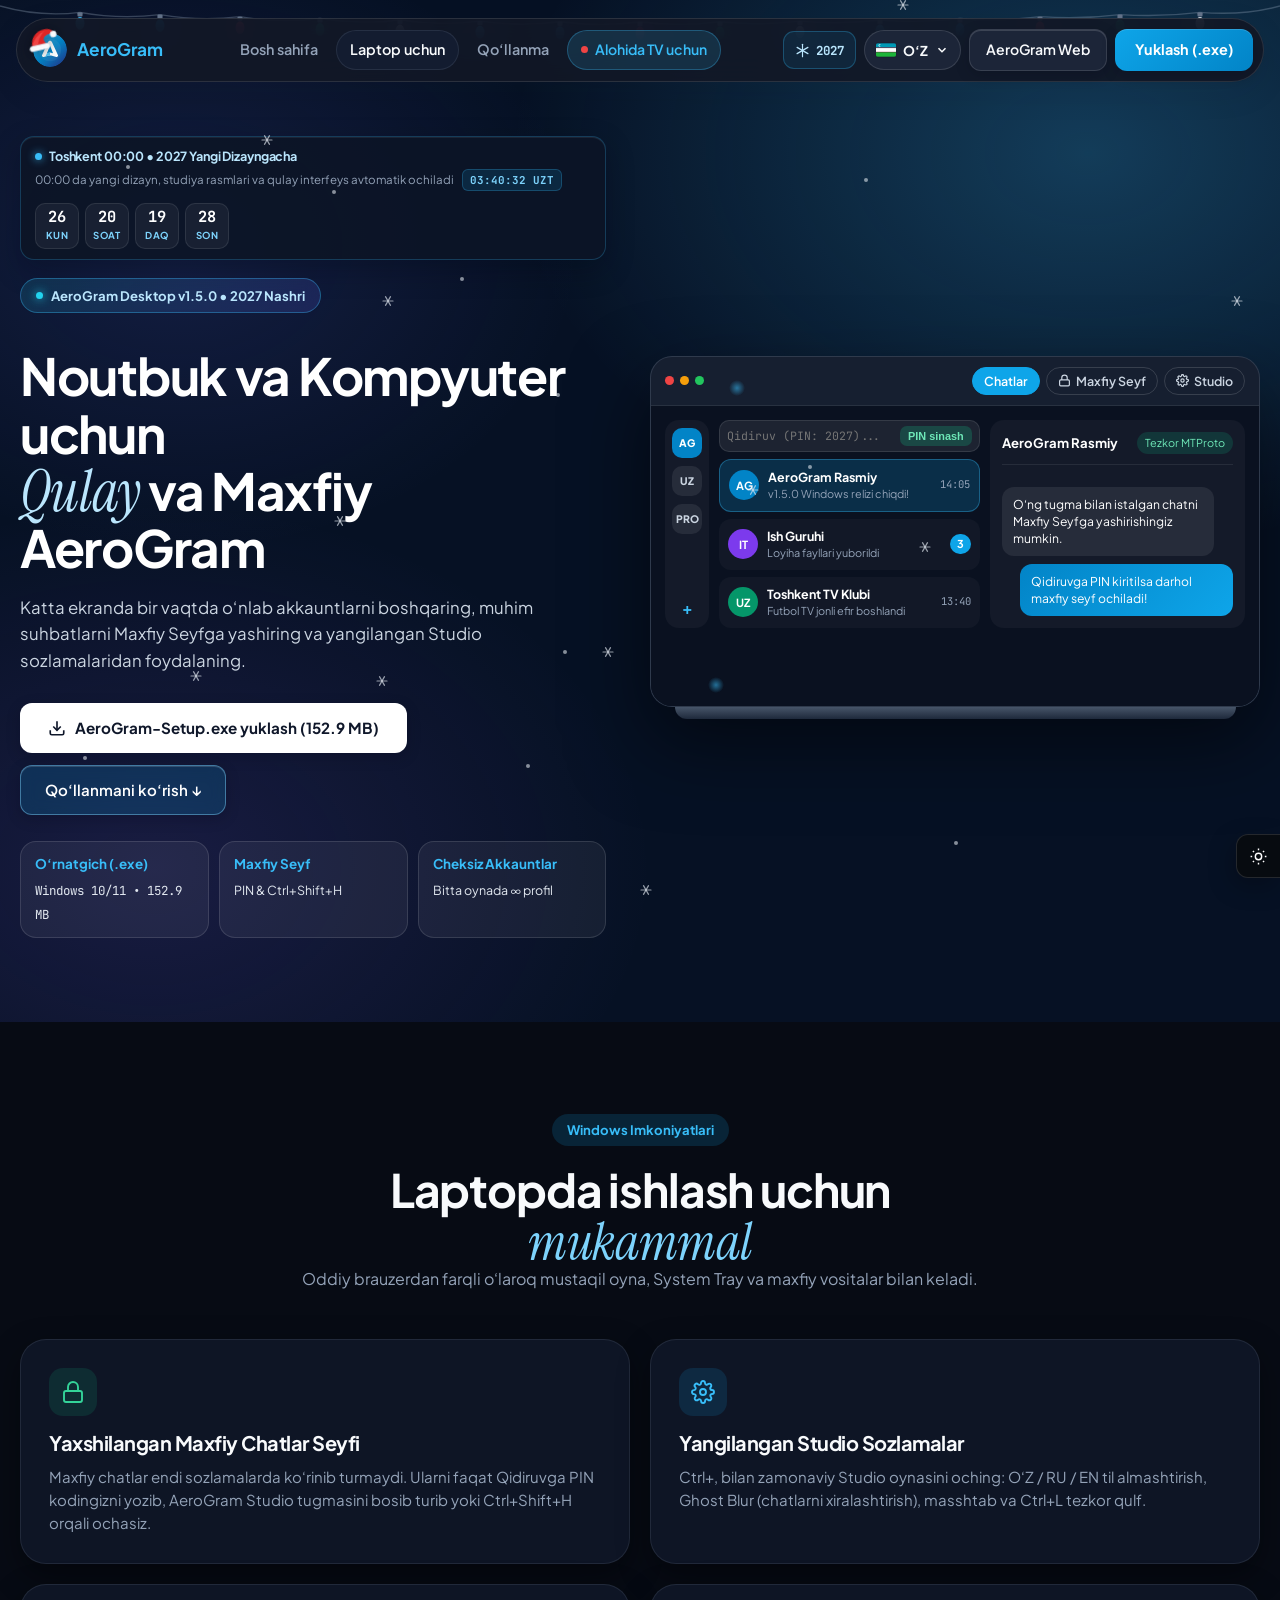
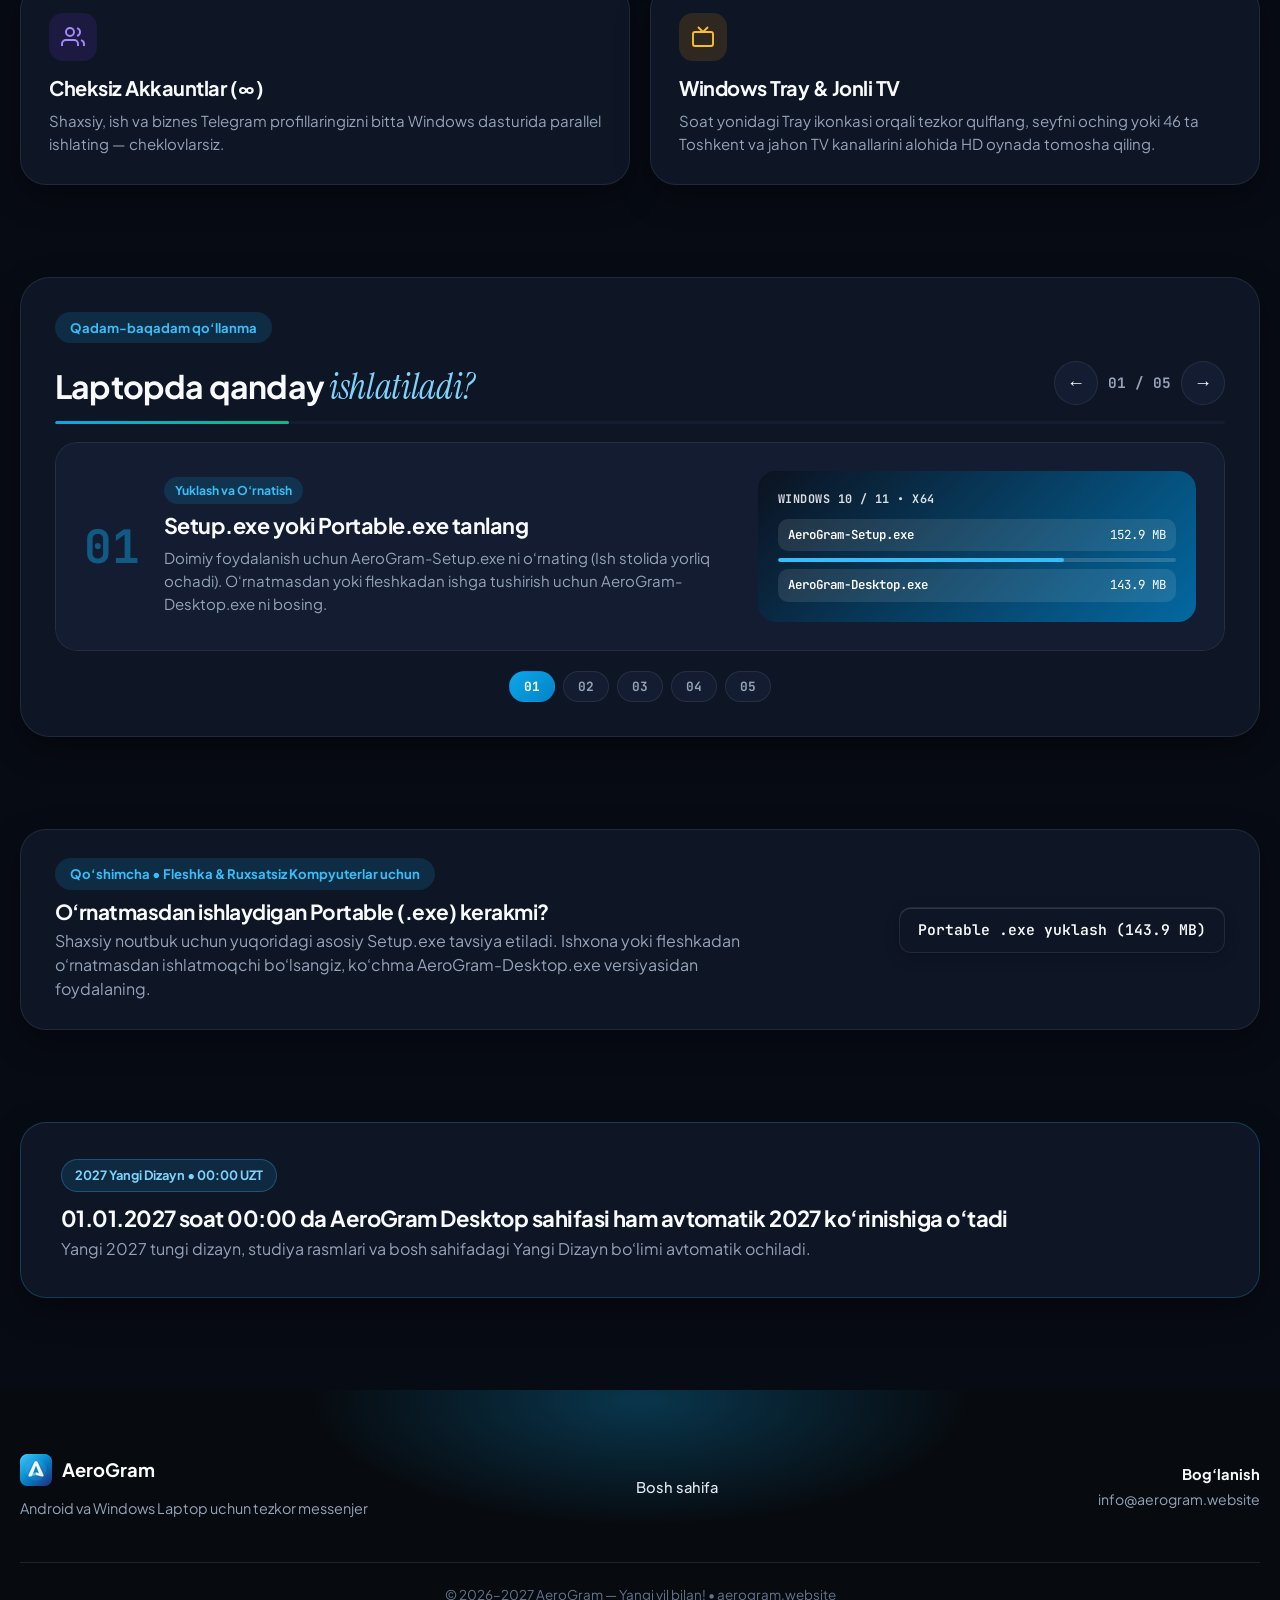
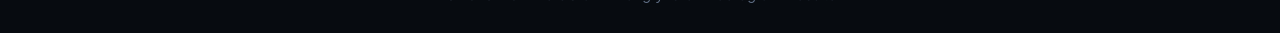
<file: desktop/index.html>
<!DOCTYPE html>
<html lang="uz" data-theme="dark">
<head>
  <meta charset="UTF-8">
  <meta name="viewport" content="width=device-width, initial-scale=1.0">
  <meta http-equiv="X-UA-Compatible" content="IE=edge">

  <title>AeroGram Desktop — Laptop va Windows uchun | Maxfiy Seyf & Cheksiz Akkauntlar</title>
  <meta name="description" content="AeroGram Desktop v1.5.0 Windows noutbuk va kompyuterlar uchun: Maxfiy chatlar seyfi, cheksiz akkauntlar, yangilangan Studio sozlamalar va tezkor .exe yuklab olish.">
  <meta name="theme-color" content="#071530">
  <link rel="canonical" href="https://aerogram.website/desktop/">

  <link rel="icon" href="../assets/favicon.svg" type="image/svg+xml">
  <link rel="icon" type="image/png" sizes="32x32" href="../assets/favicon-32x32.png">
  <link rel="apple-touch-icon" sizes="180x180" href="../assets/apple-touch-icon.png">

  <link rel="preconnect" href="https://fonts.googleapis.com">
  <link rel="preconnect" href="https://fonts.gstatic.com" crossorigin>
  <link href="https://fonts.googleapis.com/css2?family=Instrument+Serif:ital@0;1&family=JetBrains+Mono:wght@500;600;700&family=Plus+Jakarta+Sans:wght@400;500;600;700;800&display=swap" rel="stylesheet">

  <link rel="stylesheet" href="../css/style.css">
  <link rel="stylesheet" href="../css/festive-ui.css">
  <link rel="stylesheet" href="desktop.css">
</head>
<body>

  <!-- Floating Pill Header -->
  <header class="floating-nav" id="navbar">
    <div class="nav-pill">
      <a href="../" class="brand" aria-label="AeroGram bosh sahifa">
        <span class="brand-logo brand-logo-festive">
          <svg viewBox="0 0 128 128" fill="none" xmlns="http://www.w3.org/2000/svg" aria-hidden="true">
            <defs>
              <linearGradient id="aeroDeskGrad" x1="14" y1="8" x2="114" y2="120" gradientUnits="userSpaceOnUse">
                <stop offset="0%" stop-color="#38BDF8"/>
                <stop offset="52%" stop-color="#0284C7"/>
                <stop offset="100%" stop-color="#1E3A8A"/>
              </linearGradient>
            </defs>
            <circle cx="64" cy="64" r="64" fill="url(#aeroDeskGrad)"/>
            <circle cx="64" cy="64" r="42" fill="#FFFFFF" fill-opacity="0.06"/>
            <path d="M64 29C66.9 29 69.5 30.7 70.8 33.4L93.8 83.2C95.6 87.1 92.1 91.3 87.9 90.2L68.2 85.1C65.4 84.4 62.6 84.4 59.8 85.1L40.1 90.2C35.9 91.3 32.4 87.1 34.2 83.2L57.2 33.4C58.5 30.7 61.1 29 64 29Z" fill="#FFFFFF"/>
            <path d="M64 47L75.5 76.5L64 73.2L52.5 76.5L64 47Z" fill="#0284C7"/>
            <path d="M52.5 76.5L64 73.2V84.6C62.6 84.6 61.2 84.8 59.8 85.1L46.5 88.5L52.5 76.5Z" fill="#38BDF8" fill-opacity="0.88"/>
          </svg>
        </span>
        <span class="brand-name">AeroGram</span>
      </a>

      <nav class="nav-center" aria-label="Sahifalar">
        <a href="../" class="nav-link" data-desk-i18n="nav_home">Bosh sahifa</a>
        <a href="#features" class="nav-link active" data-desk-i18n="nav_laptop">Laptop uchun</a>
        <a href="#laptop-carousel" class="nav-link" data-desk-i18n="nav_guide">Qo‘llanma</a>
        <a href="../tv/" class="nav-link-tv">
          <span class="tv-dot-live" aria-hidden="true"></span>
          <span data-desk-i18n="nav_tv">Alohida TV uchun</span>
        </a>
      </nav>

      <div class="nav-right">
        <button type="button" class="ny-fx-toggle" aria-pressed="true" aria-label="Qishki effektlarni yoqish/o‘chirish" title="Qor va Yangi Yil bezaklari">
          <svg viewBox="0 0 24 24" fill="none" stroke="currentColor" stroke-width="1.9" stroke-linecap="round" aria-hidden="true">
            <line x1="12" y1="2" x2="12" y2="22"/>
            <line x1="3.34" y1="7" x2="20.66" y2="17"/>
            <line x1="20.66" y1="7" x2="3.34" y2="17"/>
          </svg>
          <span class="mono-metric">2027</span>
        </button>

        <div class="lang-dropdown" id="desk-lang-dropdown">
          <button type="button" class="lang-trigger" id="desk-lang-trigger" aria-expanded="false" aria-label="Tilni tanlash">
            <span class="flag-slot" id="desk-current-flag">
              <svg viewBox="0 0 24 16" aria-hidden="true"><rect width="24" height="5.2" fill="#0099B5"/><rect y="5.2" width="24" height="0.5" fill="#CE1126"/><rect y="5.7" width="24" height="4.6" fill="#FFFFFF"/><rect y="10.3" width="24" height="0.5" fill="#CE1126"/><rect y="10.8" width="24" height="5.2" fill="#1EB53A"/><circle cx="4.5" cy="2.6" r="1.4" fill="#FFFFFF"/><circle cx="5.1" cy="2.6" r="1.2" fill="#0099B5"/></svg>
            </span>
            <span id="desk-current-lang-label">O‘Z</span>
            <svg class="chev" viewBox="0 0 16 16" fill="none" stroke="currentColor" stroke-width="1.8"><polyline points="4 6 8 10 12 6"/></svg>
          </button>
          <div class="lang-menu" id="desk-lang-menu" hidden>
            <button type="button" class="lang-opt active" data-lang="uz">
              <svg viewBox="0 0 24 16" aria-hidden="true"><rect width="24" height="5.2" fill="#0099B5"/><rect y="5.2" width="24" height="0.5" fill="#CE1126"/><rect y="5.7" width="24" height="4.6" fill="#FFFFFF"/><rect y="10.3" width="24" height="0.5" fill="#CE1126"/><rect y="10.8" width="24" height="5.2" fill="#1EB53A"/><circle cx="4.5" cy="2.6" r="1.4" fill="#FFFFFF"/><circle cx="5.1" cy="2.6" r="1.2" fill="#0099B5"/></svg>
              <span>O‘Z</span>
            </button>
            <button type="button" class="lang-opt" data-lang="ru">
              <svg viewBox="0 0 24 16" aria-hidden="true"><rect width="24" height="5.33" fill="#FFFFFF"/><rect y="5.33" width="24" height="5.33" fill="#0039A6"/><rect y="10.66" width="24" height="5.34" fill="#D52B1E"/></svg>
              <span>RU</span>
            </button>
            <button type="button" class="lang-opt" data-lang="en">
              <svg viewBox="0 0 24 16" aria-hidden="true"><rect width="24" height="16" fill="#B22234"/><path d="M0 2h24M0 5h24M0 8h24M0 11h24M0 14h24" stroke="#FFF" stroke-width="1.2"/><rect width="10" height="8.5" fill="#3C3B6E"/></svg>
              <span>EN</span>
            </button>
          </div>
        </div>

        <a href="../web/" class="btn-nav-web" data-desk-i18n="nav_web">AeroGram Web</a>
        <a href="https://github.com/Bauntyme/AeroGram/releases/download/v1.5.0/AeroGram-Setup.exe" class="btn-nav-cta" target="_blank" rel="noopener noreferrer" data-magnetic data-desk-i18n="nav_dl">Yuklash (.exe)</a>

        <button type="button" class="mobile-burger" id="desk-burger" aria-label="Menyuni ochish" aria-expanded="false">
          <svg viewBox="0 0 24 24" fill="none" stroke="currentColor" stroke-width="2" stroke-linecap="round"><line x1="4" y1="7" x2="20" y2="7"/><line x1="4" y1="12" x2="20" y2="12"/><line x1="4" y1="17" x2="20" y2="17"/></svg>
        </button>
      </div>
    </div>

    <div class="mobile-sheet" id="desk-mobile-sheet" hidden>
      <a href="../" data-desk-i18n="nav_home">Bosh sahifa</a>
      <a href="#features" data-desk-i18n="nav_laptop">Laptop uchun</a>
      <a href="#laptop-carousel" data-desk-i18n="nav_guide">Qo‘llanma</a>
      <a href="../tv/" class="mobile-tv-link">
        <span class="tv-dot-live" aria-hidden="true"></span>
        <span data-desk-i18n="nav_tv">Alohida TV uchun</span>
      </a>
      <a href="../web/" class="btn-outline-pill btn-full" data-desk-i18n="nav_web">AeroGram Web</a>
      <a href="https://github.com/Bauntyme/AeroGram/releases/download/v1.5.0/AeroGram-Setup.exe" class="btn-nav-cta btn-full" target="_blank" rel="noopener noreferrer" data-desk-i18n="nav_dl">Yuklash (.exe)</a>
    </div>
  </header>

  <main id="top">
    <!-- Laptop Hero Section -->
    <section class="desk-hero">
      <div class="ny-garland-slot" aria-hidden="true"></div>
      <div class="desk-hero-glow" aria-hidden="true"></div>
      <div class="container desk-hero-grid">
        <div class="desk-hero-copy">
          <div class="ny-countdown-mount" data-ny-countdown></div>
          <div class="hero-chip"><span class="hero-chip-dot"></span> <span data-desk-i18n="hero_chip">AeroGram Desktop v1.5.0 • 2027 Nashri</span></div>
          <h1 data-desk-i18n="hero_title">Noutbuk va Kompyuter uchun<br><em class="serif-accent">Qulay</em> va Maxfiy AeroGram</h1>
          <p class="desk-hero-desc" data-desk-i18n="hero_desc">Katta ekranda bir vaqtda o‘nlab akkauntlarni boshqaring, muhim suhbatlarni Maxfiy Seyfga yashiring va yangilangan Studio sozlamalaridan foydalaning.</p>

          <div class="desk-dl-row">
            <a href="https://github.com/Bauntyme/AeroGram/releases/download/v1.5.0/AeroGram-Setup.exe" class="btn-white-pill" target="_blank" rel="noopener noreferrer" data-magnetic>
              <svg width="18" height="18" viewBox="0 0 24 24" fill="none" stroke="currentColor" stroke-width="2.2"><path d="M21 15v4a2 2 0 0 1-2 2H5a2 2 0 0 1-2-2v-4"/><polyline points="7 10 12 15 17 10"/><line x1="12" y1="15" x2="12" y2="3"/></svg>
              <span data-desk-i18n="btn_setup">AeroGram-Setup.exe yuklash (152.9 MB)</span>
            </a>
            <a href="#laptop-carousel" class="btn-hero-web" data-desk-i18n="btn_guide">
              Qo‘llanmani ko‘rish ↓
            </a>
          </div>

          <div class="desk-specs">
            <div class="spec-chip"><strong data-desk-i18n="sp1_k">O‘rnatgich (.exe)</strong><span class="mono-metric" data-desk-i18n="sp1_v">Windows 10/11 • 152.9 MB</span></div>
            <div class="spec-chip"><strong data-desk-i18n="sp2_k">Maxfiy Seyf</strong><span data-desk-i18n="sp2_v">PIN & Ctrl+Shift+H</span></div>
            <div class="spec-chip"><strong data-desk-i18n="sp3_k">Cheksiz Akkauntlar</strong><span data-desk-i18n="sp3_v">Bitta oynada ∞ profil</span></div>
          </div>
        </div>

        <!-- Interactive Windows 11 App Simulator -->
        <div class="desk-laptop-wrap">
          <div class="laptop-shell" id="lp-simulator">
            <div class="laptop-topbar">
              <div class="win-dots"><span></span><span></span><span></span></div>
              <div class="laptop-preview-tabs" role="tablist">
                <button type="button" class="lp-tab active" data-lp-tab="chats" data-desk-i18n="tab_chats">Chatlar</button>
                <button type="button" class="lp-tab" data-lp-tab="vault">
                  <svg width="13" height="13" viewBox="0 0 24 24" fill="none" stroke="currentColor" stroke-width="2.2" aria-hidden="true"><rect x="3" y="11" width="18" height="11" rx="2"/><path d="M7 11V7a5 5 0 0 1 10 0v4"/></svg>
                  <span data-desk-i18n="tab_vault">Maxfiy Seyf</span>
                </button>
                <button type="button" class="lp-tab" data-lp-tab="studio">
                  <svg width="13" height="13" viewBox="0 0 24 24" fill="none" stroke="currentColor" stroke-width="2.2" aria-hidden="true"><circle cx="12" cy="12" r="3"/><path d="M19.4 15a1.65 1.65 0 0 0 .33 1.82l.06.06a2 2 0 1 1-2.83 2.83l-.06-.06a1.65 1.65 0 0 0-1.82-.33 1.65 1.65 0 0 0-1 1.51V21a2 2 0 1 1-4 0v-.09A1.65 1.65 0 0 0 9 19.4a1.65 1.65 0 0 0-1.82.33l-.06.06a2 2 0 1 1-2.83-2.83l.06-.06a1.65 1.65 0 0 0 .33-1.82 1.65 1.65 0 0 0-1.51-1H3a2 2 0 1 1 0-4h.09A1.65 1.65 0 0 0 4.6 9a1.65 1.65 0 0 0-.33-1.82l-.06-.06a2 2 0 1 1 2.83-2.83l.06.06a1.65 1.65 0 0 0 1.82.33H9a1.65 1.65 0 0 0 1-1.51V3a2 2 0 1 1 4 0v.09a1.65 1.65 0 0 0 1 1.51 1.65 1.65 0 0 0 1.82-.33l.06-.06a2 2 0 1 1 2.83 2.83l-.06.06a1.65 1.65 0 0 0-.33 1.82V9c.26.604.852.997 1.51 1H21a2 2 0 1 1 0 4h-.09c-.658.003-1.25.396-1.51 1z"/></svg>
                  <span data-desk-i18n="tab_studio">Studio</span>
                </button>
              </div>
            </div>

            <div class="laptop-screen">
              <!-- Tab 1: Normal Chats + Interactive PIN Test -->
              <div class="lp-pane active" data-lp-pane="chats">
                <div class="lp-rail" aria-hidden="true">
                  <span class="rail-av is-active">AG</span>
                  <span class="rail-av">UZ</span>
                  <span class="rail-av">PRO</span>
                  <span class="rail-add">+</span>
                </div>

                <div class="lp-sidebar">
                  <div class="lp-search-row">
                    <input type="text" id="lp-pin-input" class="lp-search-input" maxlength="8" placeholder="Qidiruv (PIN: 2027)..." data-desk-ph="lp_search" aria-label="Qidiruv yoki PIN">
                    <button type="button" class="lp-pin-demo-btn" id="lp-test-pin-btn" data-desk-i18n="lp_try_pin">PIN sinash</button>
                  </div>
                  <div class="lp-chat-item is-sel">
                    <span class="lp-av av-blue">AG</span>
                    <div class="lp-chat-copy"><strong data-desk-i18n="lp_c1">AeroGram Rasmiy</strong><small data-desk-i18n="lp_m1">v1.5.0 Windows relizi chiqdi!</small></div>
                    <span class="lp-time mono-metric">14:05</span>
                  </div>
                  <div class="lp-chat-item">
                    <span class="lp-av av-purple">IT</span>
                    <div class="lp-chat-copy"><strong data-desk-i18n="lp_c2">Ish Guruhi</strong><small data-desk-i18n="lp_m2">Loyiha fayllari yuborildi</small></div>
                    <span class="lp-badge">3</span>
                  </div>
                  <div class="lp-chat-item">
                    <span class="lp-av av-green">UZ</span>
                    <div class="lp-chat-copy"><strong data-desk-i18n="lp_c3">Toshkent TV Klubi</strong><small data-desk-i18n="lp_m3">Futbol TV jonli efir boshlandi</small></div>
                    <span class="lp-time mono-metric">13:40</span>
                  </div>
                </div>

                <div class="lp-chat-view">
                  <div class="lp-chat-head">
                    <strong data-desk-i18n="lp_c1">AeroGram Rasmiy</strong>
                    <span class="lp-status-pill" data-desk-i18n="lp_online">Tezkor MTProto</span>
                  </div>
                  <div class="lp-bubbles">
                    <div class="lp-bub in" data-desk-i18n="lp_b1">O‘ng tugma bilan istalgan chatni Maxfiy Seyfga yashirishingiz mumkin.</div>
                    <div class="lp-bub out" data-desk-i18n="lp_b2">Qidiruvga PIN kiritilsa darhol maxfiy seyf ochiladi!</div>
                  </div>
                </div>
              </div>

              <!-- Tab 2: Secret Vault -->
              <div class="lp-pane" data-lp-pane="vault">
                <div class="lp-vault-box">
                  <div class="lp-vault-hero">
                    <span class="lp-v-ic">
                      <svg width="24" height="24" viewBox="0 0 24 24" fill="none" stroke="currentColor" stroke-width="2"><rect x="3" y="11" width="18" height="11" rx="2"/><path d="M7 11V7a5 5 0 0 1 10 0v4"/></svg>
                    </span>
                    <div>
                      <strong data-desk-i18n="lp_vh_t">Maxfiy Chatlar Seyfi Ochiq</strong>
                      <small data-desk-i18n="lp_vh_s">Asosiy ro‘yxatdan yashirilgan • Ctrl+Shift+H</small>
                    </div>
                  </div>
                  <div class="lp-vault-list">
                    <div class="lp-v-row"><strong data-desk-i18n="lp_vc1">Shaxsiy Hamkor</strong><span data-desk-i18n="lp_v_open">Ochish →</span></div>
                    <div class="lp-v-row"><strong data-desk-i18n="lp_vc2">VIP Mijozlar</strong><span data-desk-i18n="lp_v_open">Ochish →</span></div>
                  </div>
                </div>
              </div>

              <!-- Tab 3: Interactive Studio Settings -->
              <div class="lp-pane" data-lp-pane="studio">
                <div class="lp-studio-box">
                  <div class="lp-studio-banner">
                    <strong data-desk-i18n="lp_st_t">AeroGram Desktop Studio v1.5.0</strong>
                    <small data-desk-i18n="lp_st_s">O‘Z / RU / EN • Ghost Blur • Ilova Qulfi</small>
                  </div>
                  <div class="lp-studio-rows">
                    <button type="button" class="lp-s-row" id="lp-toggle-blur" aria-pressed="false">
                      <span data-desk-i18n="lp_sr1">Chatlarni xiralashtirish (Ghost Blur)</span>
                      <em id="lp-blur-state">OFF</em>
                    </button>
                    <button type="button" class="lp-s-row" id="lp-toggle-lock" aria-pressed="true">
                      <span data-desk-i18n="lp_sr2">Yig‘ilganda avtomatik qulflash</span>
                      <em class="pill-on" id="lp-lock-state">ON</em>
                    </button>
                    <div class="lp-s-row"><span data-desk-i18n="lp_sr3">Akkauntlar uyasi (∞)</span><em class="mono-metric">50 / ∞</em></div>
                  </div>
                </div>
              </div>
            </div>
          </div>
          <div class="laptop-base"></div>
        </div>
      </div>
    </section>

    <!-- Desktop Features Bento -->
    <section id="features" class="section section-light">
      <div class="container">
        <div class="center-head">
          <span class="eyebrow-pill" data-desk-i18n="feat_pill">Windows Imkoniyatlari</span>
          <h2 data-desk-i18n="feat_title">Laptopda ishlash uchun <em class="serif-accent">mukammal</em></h2>
          <p class="muted-copy" data-desk-i18n="feat_sub">Oddiy brauzerdan farqli o‘laroq mustaqil oyna, System Tray va maxfiy vositalar bilan keladi.</p>
        </div>

        <div class="desk-bento-grid">
          <article class="desk-bento-card" data-tilt>
            <div class="desk-ic ic-emerald">
              <svg width="24" height="24" viewBox="0 0 24 24" fill="none" stroke="currentColor" stroke-width="1.9"><rect x="3" y="11" width="18" height="11" rx="2"/><path d="M7 11V7a5 5 0 0 1 10 0v4"/></svg>
            </div>
            <h3 data-desk-i18n="f1_t">Yaxshilangan Maxfiy Chatlar Seyfi</h3>
            <p data-desk-i18n="f1_d">Maxfiy chatlar endi sozlamalarda ko‘rinib turmaydi. Ularni faqat Qidiruvga PIN kodingizni yozib, AeroGram Studio tugmasini bosib turib yoki Ctrl+Shift+H orqali ochasiz.</p>
          </article>

          <article class="desk-bento-card" data-tilt>
            <div class="desk-ic ic-sky">
              <svg width="24" height="24" viewBox="0 0 24 24" fill="none" stroke="currentColor" stroke-width="1.9"><circle cx="12" cy="12" r="3"/><path d="M19.4 15a1.65 1.65 0 0 0 .33 1.82l.06.06a2 2 0 1 1-2.83 2.83l-.06-.06a1.65 1.65 0 0 0-1.82-.33 1.65 1.65 0 0 0-1 1.51V21a2 2 0 1 1-4 0v-.09A1.65 1.65 0 0 0 9 19.4a1.65 1.65 0 0 0-1.82.33l-.06.06a2 2 0 1 1-2.83-2.83l.06-.06a1.65 1.65 0 0 0 .33-1.82 1.65 1.65 0 0 0-1.51-1H3a2 2 0 1 1 0-4h.09A1.65 1.65 0 0 0 4.6 9a1.65 1.65 0 0 0-.33-1.82l-.06-.06a2 2 0 1 1 2.83-2.83l.06.06a1.65 1.65 0 0 0 1.82.33H9a1.65 1.65 0 0 0 1-1.51V3a2 2 0 1 1 4 0v.09a1.65 1.65 0 0 0 1 1.51 1.65 1.65 0 0 0 1.82-.33l.06-.06a2 2 0 1 1 2.83 2.83l-.06.06a1.65 1.65 0 0 0-.33 1.82V9c.26.604.852.997 1.51 1H21a2 2 0 1 1 0 4h-.09c-.658.003-1.25.396-1.51 1z"/></svg>
            </div>
            <h3 data-desk-i18n="f2_t">Yangilangan Studio Sozlamalar</h3>
            <p data-desk-i18n="f2_d">Ctrl+, bilan zamonaviy Studio oynasini oching: O‘Z / RU / EN til almashtirish, Ghost Blur (chatlarni xiralashtirish), masshtab va Ctrl+L tezkor qulf.</p>
          </article>

          <article class="desk-bento-card" data-tilt>
            <div class="desk-ic ic-violet">
              <svg width="24" height="24" viewBox="0 0 24 24" fill="none" stroke="currentColor" stroke-width="1.9"><path d="M17 21v-2a4 4 0 0 0-4-4H5a4 4 0 0 0-4 4v2"/><circle cx="9" cy="7" r="4"/><path d="M23 21v-2a4 4 0 0 0-3-3.87"/><path d="M16 3.13a4 4 0 0 1 0 7.75"/></svg>
            </div>
            <h3 data-desk-i18n="f3_t">Cheksiz Akkauntlar (∞)</h3>
            <p data-desk-i18n="f3_d">Shaxsiy, ish va biznes Telegram profillaringizni bitta Windows dasturida parallel ishlating — cheklovlarsiz.</p>
          </article>

          <article class="desk-bento-card" data-tilt>
            <div class="desk-ic ic-amber">
              <svg width="24" height="24" viewBox="0 0 24 24" fill="none" stroke="currentColor" stroke-width="1.9"><rect x="2" y="7" width="20" height="14" rx="2"/><polyline points="17 2 12 7 7 2"/></svg>
            </div>
            <h3 data-desk-i18n="f4_t">Windows Tray & Jonli TV</h3>
            <p data-desk-i18n="f4_d">Soat yonidagi Tray ikonkasi orqali tezkor qulflang, seyfni oching yoki 46 ta Toshkent va jahon TV kanallarini alohida HD oynada tomosha qiling.</p>
          </article>
        </div>
      </div>
    </section>

    <!-- Bottom Interactive Carousel / Walkthrough ("Pastida o'tkazish bo'ladi") -->
    <section id="laptop-carousel" class="section section-light pt-0">
      <div class="container">
        <div class="carousel-shell">
          <div class="carousel-head">
            <div>
              <span class="eyebrow-pill" data-desk-i18n="car_pill">Qadam-baqadam qo‘llanma</span>
              <h2 data-desk-i18n="car_title">Laptopda qanday <em class="serif-accent">ishlatiladi?</em></h2>
            </div>
            <div class="carousel-controls">
              <button type="button" class="car-arrow" id="car-prev" aria-label="Oldingi slayd">←</button>
              <span class="car-counter mono-metric" id="car-counter">01 / 05</span>
              <button type="button" class="car-arrow" id="car-next" aria-label="Keyingi slayd">→</button>
            </div>
          </div>

          <div class="car-progress-track" aria-hidden="true">
            <div class="car-progress-fill" id="car-progress-fill" style="width: 20%"></div>
          </div>

          <div class="carousel-viewport" id="car-viewport">
            <div class="carousel-track" id="car-track">
              <!-- Slide 01 -->
              <article class="car-slide">
                <div class="car-num mono-metric">01</div>
                <div class="car-copy">
                  <span class="car-tag" data-desk-i18n="s1_tag">Yuklash va O‘rnatish</span>
                  <h3 data-desk-i18n="s1_t">Setup.exe yoki Portable.exe tanlang</h3>
                  <p data-desk-i18n="s1_d">Doimiy foydalanish uchun AeroGram-Setup.exe ni o‘rnating (Ish stolida yorliq ochadi). O‘rnatmasdan yoki fleshkadan ishga tushirish uchun AeroGram-Desktop.exe ni bosing.</p>
                </div>
                <div class="car-visual">
                  <div class="cv-badge mono-metric">Windows 10 / 11 • x64</div>
                  <div class="cv-mini-pkg">
                    <div class="cv-pkg-row"><code>AeroGram-Setup.exe</code><span class="mono-metric">152.9 MB</span></div>
                    <div class="cv-pkg-bar"><span></span></div>
                    <div class="cv-pkg-row"><code>AeroGram-Desktop.exe</code><span class="mono-metric">143.9 MB</span></div>
                  </div>
                </div>
              </article>

              <!-- Slide 02 -->
              <article class="car-slide">
                <div class="car-num mono-metric">02</div>
                <div class="car-copy">
                  <span class="car-tag" data-desk-i18n="s2_tag">Tezkor Kirish</span>
                  <h3 data-desk-i18n="s2_t">QR-kod yoki telefon bilan 3 soniyada kiring</h3>
                  <p data-desk-i18n="s2_d">Telefoningizdagi AeroGram orqali QR-kodni skanerlang yoki raqamingizni kiriting. Barcha chatlar, papkalar va fayllar darhol sinxronlanadi.</p>
                </div>
                <div class="car-visual">
                  <div class="cv-badge mono-metric">MTProto Direct</div>
                  <div class="cv-qr-stage">
                    <div class="cv-qr-box">
                      <span class="cv-qr-laser"></span>
                      <svg width="42" height="42" viewBox="0 0 24 24" fill="none" stroke="currentColor" stroke-width="1.6"><rect x="3" y="3" width="7" height="7"/><rect x="14" y="3" width="7" height="7"/><rect x="3" y="14" width="7" height="7"/><path d="M14 14h3v3h-3zM17 17h4v4h-4zM14 20h2"/></svg>
                    </div>
                    <span class="cv-qr-label" data-desk-i18n="s2_vis">QR Skaner → Bulut Sinxron</span>
                  </div>
                </div>
              </article>

              <!-- Slide 03 -->
              <article class="car-slide">
                <div class="car-num mono-metric">03</div>
                <div class="car-copy">
                  <span class="car-tag" data-desk-i18n="s3_tag">Maxfiy Chatlar Seyfi</span>
                  <h3 data-desk-i18n="s3_t">Chatlarni ko‘zdan yashiring va Qidiruvda PIN bilan oching</h3>
                  <p data-desk-i18n="s3_d">Suhbat ustida o‘ng tugmani bosib «Maxfiy seyfga yashirish»ni tanlang. Ochish uchun Qidiruv maydoniga PIN kodingizni yozing yoki Ctrl+Shift+H bosing.</p>
                </div>
                <div class="car-visual is-emerald">
                  <div class="cv-badge mono-metric">Stealth Vault</div>
                  <div class="cv-kbd-stage">
                    <div class="cv-kbd-row">
                      <kbd class="aero-kbd">Ctrl</kbd><span>+</span><kbd class="aero-kbd">Shift</kbd><span>+</span><kbd class="aero-kbd is-pressed">H</kbd>
                    </div>
                    <small data-desk-i18n="s3_vis">PIN kiritish yoki tezkor tugma</small>
                  </div>
                </div>
              </article>

              <!-- Slide 04 -->
              <article class="car-slide">
                <div class="car-num mono-metric">04</div>
                <div class="car-copy">
                  <span class="car-tag" data-desk-i18n="s4_tag">Studio & Maxfiylik</span>
                  <h3 data-desk-i18n="s4_t">Ghost Blur, Ilova Qulfi va O‘Z / RU / EN til</h3>
                  <p data-desk-i18n="s4_d">Pastki o‘ng burchakdagi «AeroGram Studio» tugmasini bosing (yoki Ctrl+,): chat sarlavhalarini xiralashtiring, masshtabni sozlang va Ctrl+L bilan qulflang.</p>
                </div>
                <div class="car-visual">
                  <div class="cv-badge mono-metric">AeroGram Studio</div>
                  <div class="cv-kbd-stage">
                    <div class="cv-kbd-row">
                      <kbd class="aero-kbd">Ctrl</kbd><span>+</span><kbd class="aero-kbd">,</kbd>
                      <span class="cv-sep">|</span>
                      <kbd class="aero-kbd">Ctrl</kbd><span>+</span><kbd class="aero-kbd">L</kbd>
                    </div>
                    <small>O‘Z • RU • EN • Ghost Blur</small>
                  </div>
                </div>
              </article>

              <!-- Slide 05 -->
              <article class="car-slide">
                <div class="car-num mono-metric">05</div>
                <div class="car-copy">
                  <span class="car-tag" data-desk-i18n="s5_tag">Akkauntlar & Jonli TV</span>
                  <h3 data-desk-i18n="s5_t">Cheksiz akkauntlar va 46 ta jonli TV kanali</h3>
                  <p data-desk-i18n="s5_d">Studio bo‘limidan istalgancha Telegram akkauntini almashtiring hamda System Tray orqali Zo‘r TV, Sevimli TV va Sport TV ni alohida oynada oching.</p>
                </div>
                <div class="car-visual">
                  <div class="cv-badge mono-metric">∞ Accounts + Live TV</div>
                  <div class="cv-tv-preview">
                    <img src="../tv/logos/zor-tv.png" width="32" height="32" alt="Zo‘r TV" class="cv-tv-logo">
                    <div>
                      <strong>Zo‘r TV • 1080p FHD</strong>
                      <small data-desk-i18n="s5_vis">Akkaunt 1..∞ & Full HD TV</small>
                    </div>
                  </div>
                </div>
              </article>
            </div>
          </div>

          <div class="carousel-dots" id="car-dots" role="tablist" aria-label="Slaydlar">
            <button type="button" class="car-dot active mono-metric" data-slide="0" aria-label="1-slayd"><span>01</span></button>
            <button type="button" class="car-dot mono-metric" data-slide="1" aria-label="2-slayd"><span>02</span></button>
            <button type="button" class="car-dot mono-metric" data-slide="2" aria-label="3-slayd"><span>03</span></button>
            <button type="button" class="car-dot mono-metric" data-slide="3" aria-label="4-slayd"><span>04</span></button>
            <button type="button" class="car-dot mono-metric" data-slide="4" aria-label="5-slayd"><span>05</span></button>
          </div>
        </div>
      </div>
    </section>

    <!-- Dedicated Secondary Portable Section (Keeps Hero Focused on Standard Setup.exe) -->
    <section id="portable-strip" class="section section-light pt-0">
      <div class="container">
        <div class="portable-card">
          <div class="portable-copy">
            <span class="eyebrow-pill" data-desk-i18n="port_pill">Qo‘shimcha • Fleshka & Ruxsatsiz Kompyuterlar uchun</span>
            <h3 data-desk-i18n="port_title">O‘rnatmasdan ishlaydigan Portable (.exe) kerakmi?</h3>
            <p class="muted-copy" data-desk-i18n="port_desc">Shaxsiy noutbuk uchun yuqoridagi asosiy Setup.exe tavsiya etiladi. Ishxona yoki fleshkadan o‘rnatmasdan ishlatmoqchi bo‘lsangiz, ko‘chma AeroGram-Desktop.exe versiyasidan foydalaning.</p>
          </div>
          <a href="https://github.com/Bauntyme/AeroGram/releases/download/v1.5.0/AeroGram-Desktop.exe" class="btn-outline-pill mono-metric portable-dl-link" target="_blank" rel="noopener noreferrer" data-desk-i18n="port_btn">
            Portable .exe yuklash (143.9 MB)
          </a>
        </div>
      </div>
    </section>

    <!-- Desktop 2027 Automatic Transformation Capsule -->
    <section id="capsule-2027" class="section section-light pt-0">
      <div class="container">
        <div class="capsule-2027-card">
          <div class="cap-locked">
            <span class="cap-pill" data-desk-i18n="dcap_pill_l">2027 Yangi Dizayn • 00:00 UZT</span>
            <h3 data-desk-i18n="dcap_t_l" style="font-size:1.38rem;margin-bottom:6px">01.01.2027 soat 00:00 da AeroGram Desktop sahifasi ham avtomatik 2027 ko‘rinishiga o‘tadi</h3>
            <p class="muted-copy" data-desk-i18n="dcap_d_l">Yangi 2027 tungi dizayn, studiya rasmlari va bosh sahifadagi Yangi Dizayn bo‘limi avtomatik ochiladi.</p>
          </div>
          <div class="cap-unlocked">
            <span class="cap-pill" data-desk-i18n="dcap_pill_o">2027 Rejim Faol • Yangi Dizayn</span>
            <h3 data-desk-i18n="dcap_t_o" style="font-size:1.42rem;margin-bottom:12px">2027-yil muborak! AeroGram Desktop yangi dizayni ishga tushdi</h3>
            <div style="display:flex;gap:10px;flex-wrap:wrap">
              <a href="../tv/" class="btn-white-pill" data-desk-i18n="dcap_tv_btn">46 ta jonli TV ni ochish →</a>
              <a href="../#capsule-2027" class="btn-hero-web" data-desk-i18n="dcap_cta">Yangi Dizayn tafsilotlari →</a>
            </div>
          </div>
        </div>
      </div>
    </section>
  </main>

  <footer class="footer">
    <div class="footer-glow" aria-hidden="true"></div>
    <div class="container footer-grid">
      <div class="footer-col-brand">
        <a href="../" class="brand footer-brand-row">
          <img src="../assets/favicon-32x32.png" width="32" height="32" alt="AeroGram">
          <span class="brand-name-light">AeroGram</span>
        </a>
        <p data-desk-i18n="footer_sub">Android va Windows Laptop uchun tezkor messenjer</p>
      </div>
      <div class="footer-col-center">
        <a href="../" class="footer-link-btn" data-desk-i18n="nav_home">Bosh sahifa</a>
      </div>
      <div class="footer-col-right">
        <strong data-desk-i18n="footer_contact">Bog‘lanish</strong>
        <a href="mailto:info@aerogram.website">info@aerogram.website</a>
      </div>
    </div>
    <div class="container footer-bottom">
      <span data-desk-i18n="footer_copy">© 2026–2027 AeroGram — Yangi yil bilan! • <a href="https://aerogram.website">aerogram.website</a></span>
    </div>
  </footer>

  <!-- Floating Bottom-Right Theme Switcher -->
  <button type="button" class="floating-theme-tab" id="desk-theme-toggle" aria-label="Tun / Kun mavzusi">
    <svg class="ic-moon" viewBox="0 0 24 24" fill="none" stroke="currentColor" stroke-width="1.8"><path d="M21 12.79A9 9 0 1 1 11.21 3 7 7 0 0 0 21 12.79z"/></svg>
    <svg class="ic-sun" viewBox="0 0 24 24" fill="none" stroke="currentColor" stroke-width="1.8"><circle cx="12" cy="12" r="4"/><path d="M12 2v2M12 20v2M4.93 4.93l1.41 1.41M17.66 17.66l1.41 1.41M2 12h2M20 12h2M6.34 17.66l-1.41 1.41M19.07 4.93l-1.41 1.41"/></svg>
  </button>

  <script src="../js/festive-motion.js" defer></script>
  <script src="desktop.js" defer></script>
</body>
</html>
</file>
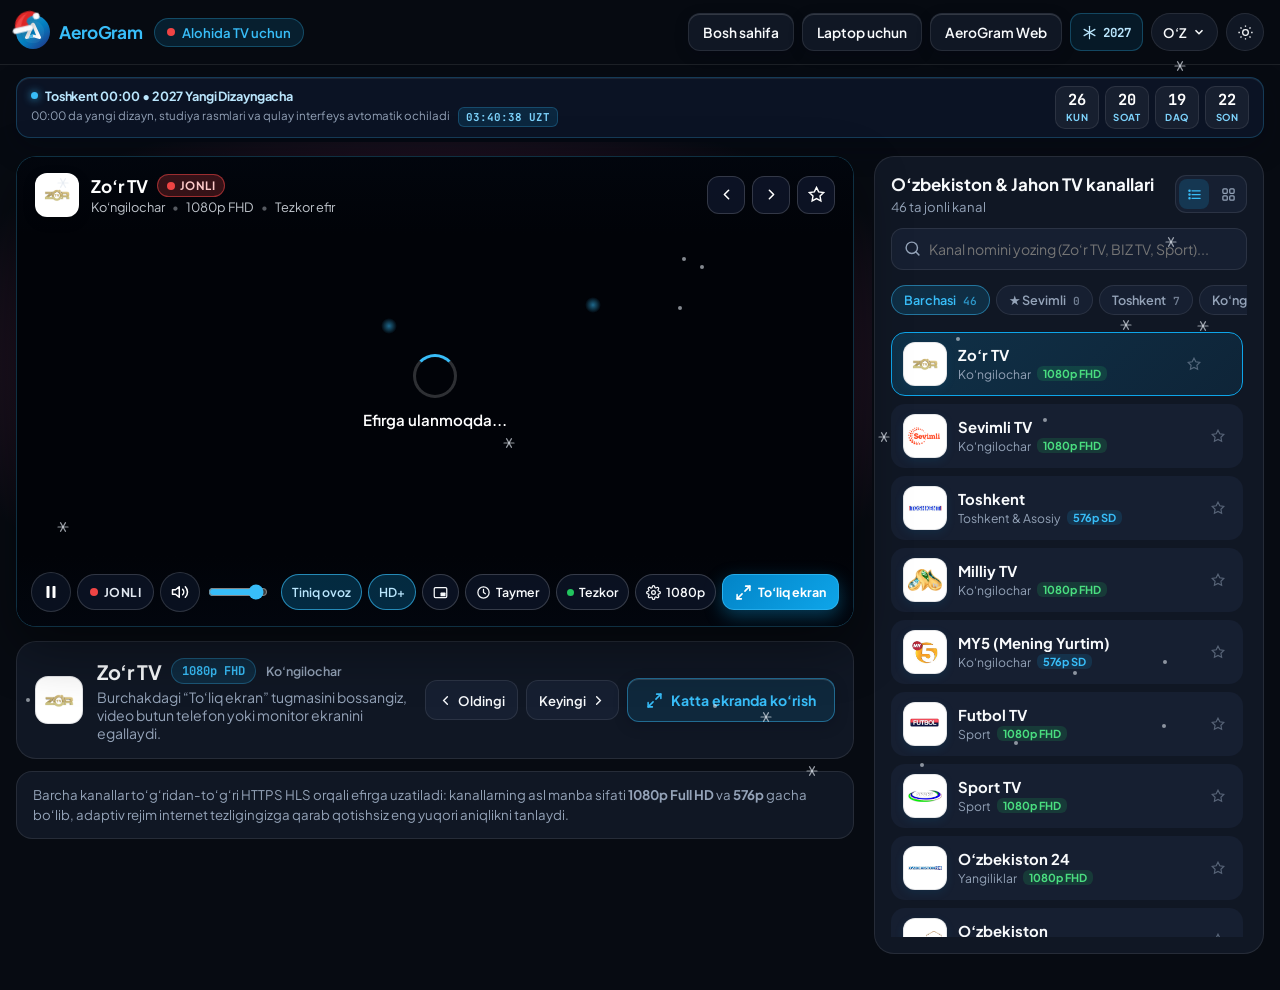
<file: tv/index.html>
<!DOCTYPE html>
<html lang="uz" data-theme="dark">
<head>
  <meta charset="UTF-8">
  <meta name="viewport" content="width=device-width, initial-scale=1.0, viewport-fit=cover">
  <meta http-equiv="X-UA-Compatible" content="IE=edge">

  <title>AeroGram TV — Alohida TV uchun | Toshkent va O‘zbekiston Jonli Kanallari</title>
  <meta name="description" content="AeroGram Alohida TV uchun: Zo‘r TV, Sevimli TV, Toshkent, Milliy TV, Futbol TV, Sport va 25+ O‘zbekiston kanallarini Full HD sifatida to‘liq ekranda jonli tomosha qiling.">
  <meta name="theme-color" content="#071530">
  <link rel="canonical" href="https://aerogram.website/tv/">

  <link rel="icon" href="../assets/favicon.svg" type="image/svg+xml">
  <link rel="icon" type="image/png" sizes="32x32" href="../assets/favicon-32x32.png">
  <link rel="apple-touch-icon" sizes="180x180" href="../assets/apple-touch-icon.png">

  <link rel="preconnect" href="https://stream3.cinerama.uz" crossorigin>
  <link rel="preconnect" href="https://fonts.googleapis.com">
  <link rel="preconnect" href="https://fonts.gstatic.com" crossorigin>
  <link href="https://fonts.googleapis.com/css2?family=Instrument+Serif:ital@0;1&family=JetBrains+Mono:wght@500;600;700&family=Plus+Jakarta+Sans:wght@400;500;600;700;800&display=swap" rel="stylesheet">

  <link rel="stylesheet" href="../css/festive-ui.css">
  <link rel="stylesheet" href="tv.css">
</head>
<body>
  <!-- Compact Studio Navbar -->
  <header class="tv-header">
    <div class="tv-header-inner">
      <div class="tv-header-left">
        <a href="../" class="tv-brand" aria-label="AeroGram bosh sahifa">
          <span class="tv-brand-logo">
            <svg viewBox="0 0 128 128" fill="none" xmlns="http://www.w3.org/2000/svg" aria-hidden="true">
              <defs>
                <linearGradient id="aeroTvGrad" x1="14" y1="8" x2="114" y2="120" gradientUnits="userSpaceOnUse">
                  <stop offset="0%" stop-color="#38BDF8"/>
                  <stop offset="52%" stop-color="#0284C7"/>
                  <stop offset="100%" stop-color="#1E3A8A"/>
                </linearGradient>
              </defs>
              <circle cx="64" cy="64" r="64" fill="url(#aeroTvGrad)"/>
              <circle cx="64" cy="64" r="42" fill="#FFFFFF" fill-opacity="0.06"/>
              <path d="M64 29C66.9 29 69.5 30.7 70.8 33.4L93.8 83.2C95.6 87.1 92.1 91.3 87.9 90.2L68.2 85.1C65.4 84.4 62.6 84.4 59.8 85.1L40.1 90.2C35.9 91.3 32.4 87.1 34.2 83.2L57.2 33.4C58.5 30.7 61.1 29 64 29Z" fill="#FFFFFF"/>
              <path d="M64 47L75.5 76.5L64 73.2L52.5 76.5L64 47Z" fill="#0284C7"/>
              <path d="M52.5 76.5L64 73.2V84.6C62.6 84.6 61.2 84.8 59.8 85.1L46.5 88.5L52.5 76.5Z" fill="#38BDF8" fill-opacity="0.88"/>
            </svg>
          </span>
          <span class="tv-brand-name">AeroGram</span>
        </a>
        <span class="tv-section-badge">
          <span class="live-dot-sm"></span>
          <span data-tv-i18n="badge_tv">Alohida TV uchun</span>
        </span>
      </div>

      <div class="tv-header-actions">
        <a href="../" class="tv-nav-btn" data-tv-i18n="nav_home">Bosh sahifa</a>
        <a href="../desktop/" class="tv-nav-btn" data-tv-i18n="nav_laptop">Laptop uchun</a>
        <a href="../web/" class="tv-nav-btn tv-nav-web" data-tv-i18n="nav_web">AeroGram Web</a>

        <button type="button" class="ny-fx-toggle tv-fx-pill" aria-pressed="true" aria-label="Qishki effektlar" title="Qor va Yangi Yil bezaklari">
          <svg viewBox="0 0 24 24" fill="none" stroke="currentColor" stroke-width="1.9" stroke-linecap="round" aria-hidden="true">
            <line x1="12" y1="2" x2="12" y2="22"/>
            <line x1="3.34" y1="7" x2="20.66" y2="17"/>
            <line x1="20.66" y1="7" x2="3.34" y2="17"/>
          </svg>
          <span class="mono-metric">2027</span>
        </button>

        <div class="tv-lang-wrap">
          <button type="button" class="tv-lang-btn" id="tv-lang-btn" aria-label="Tilni tanlash" aria-expanded="false">
            <span id="tv-lang-code">O‘Z</span>
            <svg viewBox="0 0 16 16" fill="none" stroke="currentColor" stroke-width="1.8"><polyline points="4 6 8 10 12 6"/></svg>
          </button>
          <div class="tv-lang-menu" id="tv-lang-menu" hidden>
            <button type="button" class="tv-lang-opt active" data-lang="uz">O‘zbekcha</button>
            <button type="button" class="tv-lang-opt" data-lang="ru">Русский</button>
            <button type="button" class="tv-lang-opt" data-lang="en">English</button>
          </div>
        </div>

        <button type="button" class="tv-icon-btn" id="tv-theme-btn" aria-label="Mavzuni almashtirish" title="Tun / Kun mavzusi">
          <svg class="ic-moon" viewBox="0 0 24 24" fill="none" stroke="currentColor" stroke-width="1.8"><path d="M21 12.79A9 9 0 1 1 11.21 3 7 7 0 0 0 21 12.79z"/></svg>
          <svg class="ic-sun" viewBox="0 0 24 24" fill="none" stroke="currentColor" stroke-width="1.8"><circle cx="12" cy="12" r="4"/><path d="M12 2v2M12 20v2M4.93 4.93l1.41 1.41M17.66 17.66l1.41 1.41M2 12h2M20 12h2M6.34 17.66l-1.41 1.41M19.07 4.93l-1.41 1.41"/></svg>
        </button>
      </div>
    </div>
  </header>

  <div class="ny-countdown-mount is-compact" data-ny-countdown></div>

  <main class="tv-workspace">
    <!-- Left / Primary Theater Stage -->
    <section class="tv-stage-col" aria-label="Jonli TV pleyer">
      <div class="player-stage-wrap">
        <div class="stage-ambilight" id="stage-ambilight" aria-hidden="true"></div>
        <div class="player-stage" id="player-stage" tabindex="0">
        <video id="tv-video" playsinline autoplay muted crossorigin="anonymous"></video>

        <!-- Center Loading / Unmute / Error States -->
        <div class="stage-center-state" id="stage-spinner" hidden>
          <div class="loader-ring"></div>
          <span data-tv-i18n="loading_stream">Efirga ulanmoqda...</span>
        </div>

        <button type="button" class="unmute-floating" id="unmute-floating" hidden>
          <svg viewBox="0 0 24 24" fill="none" stroke="currentColor" stroke-width="2" stroke-linecap="round" stroke-linejoin="round"><polygon points="11 5 6 9 2 9 2 15 6 15 11 19 11 5"/><line x1="23" y1="9" x2="17" y2="15"/><line x1="17" y1="9" x2="23" y2="15"/></svg>
          <span data-tv-i18n="tap_unmute">Ovozni yoqish uchun bosing</span>
        </button>

        <div class="stage-center-state is-error" id="stage-error" hidden>
          <p id="stage-error-msg" data-tv-i18n="stream_error">Efir vaqtincha uzildi</p>
          <button type="button" class="retry-btn" id="retry-btn" data-tv-i18n="retry_btn">Qayta ulanish</button>
        </div>

        <!-- Overlay Top HUD -->
        <div class="hud-top">
          <div class="hud-channel-info">
            <div class="hud-logo-box" id="hud-logo-box"></div>
            <div>
              <div class="hud-title-row">
                <h1 id="hud-channel-name">Zo‘r TV</h1>
                <span class="hud-live-pill">
                  <span class="live-dot-pulse"></span>
                  <span data-tv-i18n="live_word">JONLI</span>
                </span>
              </div>
              <div class="hud-meta-row">
                <span id="hud-channel-cat">Ko‘ngilochar</span>
                <span class="hud-sep">•</span>
                <span id="hud-res-readout">HD Avto</span>
                <span class="hud-sep">•</span>
                <span id="hud-latency-readout" data-tv-i18n="low_delay">Tezkor efir</span>
              </div>
            </div>
          </div>

          <div class="hud-top-actions">
            <button type="button" class="hud-btn-icon" id="prev-ch-btn" aria-label="Oldingi kanal" title="Oldingi kanal (↑)">
              <svg viewBox="0 0 24 24" fill="none" stroke="currentColor" stroke-width="2.2" stroke-linecap="round" stroke-linejoin="round"><polyline points="15 18 9 12 15 6"/></svg>
            </button>
            <button type="button" class="hud-btn-icon" id="next-ch-btn" aria-label="Keyingi kanal" title="Keyingi kanal (↓)">
              <svg viewBox="0 0 24 24" fill="none" stroke="currentColor" stroke-width="2.2" stroke-linecap="round" stroke-linejoin="round"><polyline points="9 18 15 12 9 6"/></svg>
            </button>
            <button type="button" class="hud-btn-icon" id="fav-current-btn" aria-label="Sevimlilarga qo‘shish" title="Sevimli kanal">
              <svg viewBox="0 0 24 24" fill="none" stroke="currentColor" stroke-width="2"><polygon points="12 2 15.09 8.26 22 9.27 17 14.14 18.18 21.02 12 17.77 5.82 21.02 7 14.14 2 9.27 8.91 8.26 12 2"/></svg>
            </button>
            <button type="button" class="hud-btn-icon fs-drawer-toggle" id="fs-channels-toggle" aria-label="Kanallar ro‘yxati" title="Kanallar">
              <svg viewBox="0 0 24 24" fill="none" stroke="currentColor" stroke-width="2" stroke-linecap="round"><line x1="8" y1="6" x2="21" y2="6"/><line x1="8" y1="12" x2="21" y2="12"/><line x1="8" y1="18" x2="21" y2="18"/><circle cx="4" cy="6" r="1"/><circle cx="4" cy="12" r="1"/><circle cx="4" cy="18" r="1"/></svg>
            </button>
          </div>
        </div>

        <!-- Quick Channel Drawer inside Fullscreen -->
        <aside class="fs-channel-drawer" id="fs-channel-drawer" hidden>
          <div class="fs-drawer-head">
            <strong data-tv-i18n="channels_list">Kanallar</strong>
            <button type="button" class="fs-drawer-close" id="fs-drawer-close" aria-label="Yopish">✕</button>
          </div>
          <div class="fs-drawer-list" id="fs-drawer-list"></div>
        </aside>

        <!-- Overlay Bottom Controls HUD -->
        <div class="hud-bottom">
          <div class="hud-controls-left">
            <button type="button" class="ctrl-btn" id="play-pause-btn" aria-label="Ijro / Pauza" title="Space">
              <svg class="ic-pause" viewBox="0 0 24 24" fill="currentColor"><rect x="6" y="4" width="4" height="16" rx="1"/><rect x="14" y="4" width="4" height="16" rx="1"/></svg>
              <svg class="ic-play" viewBox="0 0 24 24" fill="currentColor" style="display:none"><polygon points="6 4 20 12 6 20 6 4"/></svg>
            </button>

            <button type="button" class="live-edge-btn is-at-live" id="live-edge-btn" title="Jonli efirga qaytish">
              <span class="live-dot-pulse"></span>
              <span data-tv-i18n="live_word">JONLI</span>
            </button>

            <div class="vol-group">
              <button type="button" class="ctrl-btn" id="mute-btn" aria-label="Ovoz" title="Ovoz (M)">
                <svg class="ic-vol-on" viewBox="0 0 24 24" fill="none" stroke="currentColor" stroke-width="2" stroke-linecap="round" stroke-linejoin="round"><polygon points="11 5 6 9 2 9 2 15 6 15 11 19 11 5"/><path d="M15.54 8.46a5 5 0 0 1 0 7.07"/><path d="M19.07 4.93a10 10 0 0 1 0 14.14"/></svg>
                <svg class="ic-vol-off" viewBox="0 0 24 24" fill="none" stroke="currentColor" stroke-width="2" stroke-linecap="round" stroke-linejoin="round" style="display:none"><polygon points="11 5 6 9 2 9 2 15 6 15 11 19 11 5"/><line x1="23" y1="9" x2="17" y2="15"/><line x1="17" y1="9" x2="23" y2="15"/></svg>
              </button>
              <input type="range" class="vol-slider" id="vol-slider" min="0" max="1" step="0.05" value="0.9" aria-label="Ovoz balandligi">
            </div>
          </div>

          <div class="hud-controls-right">
            <button type="button" class="ctrl-chip is-clarity-on" id="audio-clear-btn" data-tv-i18n="clear_audio" title="Tiniq ovoz (shovqin va xirillashni tozalash)">
              <span>Tiniq ovoz</span>
            </button>

            <button type="button" class="ctrl-chip is-clarity-on" id="clarity-btn" title="Tiniq HD+ rang va ravshanlik">
              <span>HD+</span>
            </button>

            <button type="button" class="ctrl-chip" id="pip-btn" title="Kichik suzuvchi oyna (Picture-in-Picture)" aria-label="Picture-in-Picture">
              <svg viewBox="0 0 24 24" fill="none" stroke="currentColor" stroke-width="2" stroke-linecap="round" stroke-linejoin="round"><rect x="2" y="4" width="20" height="16" rx="2"/><rect x="12" y="12" width="8" height="6" rx="1" fill="currentColor" stroke="none"/></svg>
              <span class="pip-txt" data-tv-i18n="pip_btn">Kichik oyna</span>
            </button>

            <button type="button" class="ctrl-chip" id="sleep-btn" title="Uyqu taymeri">
              <svg viewBox="0 0 24 24" fill="none" stroke="currentColor" stroke-width="2" stroke-linecap="round" stroke-linejoin="round"><circle cx="12" cy="12" r="9"/><polyline points="12 7 12 12 15 14"/></svg>
              <span id="sleep-label" data-tv-i18n="sleep_off">Taymer</span>
            </button>

            <button type="button" class="ctrl-chip" id="latency-mode-btn" title="Bufer rejimi">
              <span class="mode-dot"></span>
              <span id="latency-mode-label" data-tv-i18n="mode_fast">Tezkor</span>
            </button>

            <div class="quality-wrap" id="quality-wrap">
              <button type="button" class="ctrl-chip" id="quality-btn" aria-expanded="false">
                <svg viewBox="0 0 24 24" fill="none" stroke="currentColor" stroke-width="2"><circle cx="12" cy="12" r="3"/><path d="M19.4 15a1.65 1.65 0 0 0 .33 1.82l.06.06a2 2 0 1 1-2.83 2.83l-.06-.06a1.65 1.65 0 0 0-1.82-.33 1.65 1.65 0 0 0-1 1.51V21a2 2 0 1 1-4 0v-.09A1.65 1.65 0 0 0 9 19.4a1.65 1.65 0 0 0-1.82.33l-.06.06a2 2 0 1 1-2.83-2.83l.06-.06a1.65 1.65 0 0 0 .33-1.82 1.65 1.65 0 0 0-1.51-1H3a2 2 0 1 1 0-4h.09A1.65 1.65 0 0 0 4.6 9a1.65 1.65 0 0 0-.33-1.82l-.06-.06a2 2 0 1 1 2.83-2.83l.06.06a1.65 1.65 0 0 0 1.82.33H9a1.65 1.65 0 0 0 1-1.51V3a2 2 0 1 1 4 0v.09a1.65 1.65 0 0 0 1 1.51 1.65 1.65 0 0 0 1.82-.33l.06-.06a2 2 0 1 1 2.83 2.83l-.06.06a1.65 1.65 0 0 0-.33 1.82V9c.26.604.852.997 1.51 1H21a2 2 0 1 1 0 4h-.09c-.658.003-1.25.396-1.51 1z"/></svg>
                <span id="quality-label">Maksimal HD</span>
              </button>
              <div class="quality-menu" id="quality-menu" hidden></div>
            </div>

            <button type="button" class="fullscreen-cta-btn" id="fullscreen-btn" aria-label="Ekranni katta qilish" title="To‘liq ekran (F)">
              <svg class="ic-expand" viewBox="0 0 24 24" fill="none" stroke="currentColor" stroke-width="2.2" stroke-linecap="round" stroke-linejoin="round">
                <polyline points="15 3 21 3 21 9"/>
                <polyline points="9 21 3 21 3 15"/>
                <line x1="21" y1="3" x2="14" y2="10"/>
                <line x1="3" y1="21" x2="10" y2="14"/>
              </svg>
              <svg class="ic-compress" viewBox="0 0 24 24" fill="none" stroke="currentColor" stroke-width="2.2" stroke-linecap="round" stroke-linejoin="round" style="display:none">
                <polyline points="4 14 10 14 10 20"/>
                <polyline points="20 10 14 10 14 4"/>
                <line x1="14" y1="10" x2="21" y2="3"/>
                <line x1="3" y1="21" x2="10" y2="14"/>
              </svg>
              <span id="fs-label" data-tv-i18n="fullscreen_btn">To‘liq ekran</span>
            </button>
          </div>
        </div>
        </div>
      </div>

      <!-- Current Channel Summary Card Below Player -->
      <div class="now-playing-bar">
        <div class="np-channel-lead">
          <div class="np-logo-box" id="np-logo"></div>
          <div class="np-main">
            <div class="np-title-wrap">
              <h2 id="np-title">Zo‘r TV</h2>
              <span class="np-badge mono-metric" id="np-quality-badge">1080p Full HD</span>
              <span class="np-cat" id="np-cat">Ko‘ngilochar</span>
            </div>
            <p id="np-desc" data-tv-i18n="np_hint">Ekran burchagidagi “To‘liq ekran” tugmasini bossangiz, video butun telefon yoki monitor ekranini egallaydi.</p>
          </div>
        </div>
        <div class="np-actions">
          <button type="button" class="np-zap-btn" id="np-prev-btn" aria-label="Oldingi kanal">
            <svg viewBox="0 0 24 24" fill="none" stroke="currentColor" stroke-width="2.2" stroke-linecap="round"><polyline points="15 18 9 12 15 6"/></svg>
            <span data-tv-i18n="prev_short">Oldingi</span>
          </button>
          <button type="button" class="np-zap-btn" id="np-next-btn" aria-label="Keyingi kanal">
            <span data-tv-i18n="next_short">Keyingi</span>
            <svg viewBox="0 0 24 24" fill="none" stroke="currentColor" stroke-width="2.2" stroke-linecap="round"><polyline points="9 18 15 12 9 6"/></svg>
          </button>
          <button type="button" class="np-fs-big" id="np-fs-big">
            <svg viewBox="0 0 24 24" fill="none" stroke="currentColor" stroke-width="2.2" stroke-linecap="round" stroke-linejoin="round"><polyline points="15 3 21 3 21 9"/><polyline points="9 21 3 21 3 15"/><line x1="21" y1="3" x2="14" y2="10"/><line x1="3" y1="21" x2="10" y2="14"/></svg>
            <span data-tv-i18n="expand_now">Katta ekranda ko‘rish</span>
          </button>
        </div>
      </div>

      <div class="tv-honesty-note" id="tv-honesty-note" data-tv-i18n="stream_spec_note">
        Barcha kanallar to‘g‘ridan-to‘g‘ri HTTPS HLS orqali efirga uzatiladi: kanallarning asl manba sifati <strong>1080p Full HD</strong> va <strong>576p</strong> gacha bo‘lib, adaptiv rejim internet tezligingizga qarab qotishsiz eng yuqori aniqlikni tanlaydi.
      </div>
    </section>

    <!-- Right / Bottom Channel Directory -->
    <aside class="tv-channels-col" aria-label="TV kanallar ro‘yxati">
      <div class="channels-head">
        <div>
          <h2 data-tv-i18n="channels_heading">O‘zbekiston & Jahon TV kanallari</h2>
          <span class="channels-count" id="channels-count">46 ta jonli kanal</span>
        </div>
        <div class="view-switch" role="group" aria-label="Ko‘rinish rejimi">
          <button type="button" class="view-btn active" id="view-list-btn" aria-label="Ro‘yxat ko‘rinishi" title="Ro‘yxat">
            <svg viewBox="0 0 24 24" fill="none" stroke="currentColor" stroke-width="2" stroke-linecap="round"><line x1="8" y1="6" x2="21" y2="6"/><line x1="8" y1="12" x2="21" y2="12"/><line x1="8" y1="18" x2="21" y2="18"/><circle cx="4" cy="6" r="1"/><circle cx="4" cy="12" r="1"/><circle cx="4" cy="18" r="1"/></svg>
          </button>
          <button type="button" class="view-btn" id="view-grid-btn" aria-label="Katak ko‘rinishi" title="Kataklar">
            <svg viewBox="0 0 24 24" fill="none" stroke="currentColor" stroke-width="2" stroke-linecap="round"><rect x="3" y="3" width="7" height="7" rx="1.5"/><rect x="14" y="3" width="7" height="7" rx="1.5"/><rect x="3" y="14" width="7" height="7" rx="1.5"/><rect x="14" y="14" width="7" height="7" rx="1.5"/></svg>
          </button>
        </div>
      </div>

      <div class="search-box">
        <svg viewBox="0 0 24 24" fill="none" stroke="currentColor" stroke-width="2" stroke-linecap="round"><circle cx="11" cy="11" r="8"/><line x1="21" y1="21" x2="16.65" y2="16.65"/></svg>
        <input type="search" id="channel-search" placeholder="Kanal nomini yozing (Zo‘r TV, BIZ TV, Sport)..." data-tv-placeholder="search_ph" autocomplete="off">
      </div>

      <div class="cat-pills" id="cat-pills" role="tablist">
        <button type="button" class="cat-pill active" data-cat="all" data-tv-i18n="cat_all">Barchasi</button>
        <button type="button" class="cat-pill" data-cat="fav" data-tv-i18n="cat_fav">★ Sevimli</button>
        <button type="button" class="cat-pill" data-cat="tashkent" data-tv-i18n="cat_tashkent">Toshkent</button>
        <button type="button" class="cat-pill" data-cat="entertainment" data-tv-i18n="cat_ent">Ko‘ngilochar</button>
        <button type="button" class="cat-pill" data-cat="sport" data-tv-i18n="cat_sport">Sport</button>
        <button type="button" class="cat-pill" data-cat="music" data-tv-i18n="cat_music">Kino & Musiqa</button>
        <button type="button" class="cat-pill" data-cat="news" data-tv-i18n="cat_news">Yangiliklar</button>
        <button type="button" class="cat-pill" data-cat="doc" data-tv-i18n="cat_doc">Tabiat & Fan</button>
        <button type="button" class="cat-pill" data-cat="kids" data-tv-i18n="cat_kids">Bolalar</button>
        <button type="button" class="cat-pill" data-cat="regions" data-tv-i18n="cat_regions">Hududiy</button>
      </div>

      <div class="channels-list" id="channels-list"></div>
    </aside>
  </main>

  <script src="vendor/hls.min.js"></script>
  <script src="../js/festive-motion.js" defer></script>
  <script src="tv.js"></script>
</body>
</html>
</file>
<file: css/style.css>
:root {
  --bg-page: #F4F5F8;
  --surface: #FFFFFF;
  --surface-soft: #F8FAFC;
  --border: #E2E7EF;
  --ink: #16181D;
  --ink-muted: #5A6272;
  --primary: #0EA5E9;
  --primary-deep: #0284C7;
  --pill-bg: #E0F2FE;
  --pill-ink: #0284C7;
  --hero-bg: #050F24;
  --footer-bg: #070B10;
  --radius-card: 26px;
  --shadow-nav: 0 10px 34px rgba(15, 23, 42, 0.08);
  --shadow-card: 0 4px 24px rgba(15, 23, 42, 0.04);
}

[data-theme="dark"] {
  --bg-page: #070B14;
  --surface: #0E1525;
  --surface-soft: #131C30;
  --border: rgba(148, 163, 184, 0.14);
  --ink: #F8FAFC;
  --ink-muted: #94A3B8;
  --pill-bg: rgba(14, 165, 233, 0.16);
  --pill-ink: #38BDF8;
  --shadow-card: 0 12px 32px rgba(0, 0, 0, 0.38);
}

* {
  box-sizing: border-box;
  margin: 0;
  padding: 0;
}

html {
  scroll-behavior: smooth;
  font-size: 16px;
  overflow-x: clip;
}

body {
  font-family: var(--font-sans, 'Plus Jakarta Sans', 'Inter', system-ui, sans-serif);
  background-color: var(--bg-page);
  color: var(--ink);
  line-height: 1.5;
  -webkit-font-smoothing: antialiased;
  overflow-x: clip;
  transition: background-color 0.3s ease, color 0.3s ease;
}

h1, h2, h3, h4 {
  font-weight: 700;
  letter-spacing: -0.025em;
  line-height: 1.12;
}

a {
  color: inherit;
  text-decoration: none;
}

.container {
  width: min(1290px, calc(100% - 40px));
  margin-inline: auto;
}

/* Floating Pill Header */
.floating-nav {
  position: fixed;
  top: 18px;
  left: 50%;
  transform: translateX(-50%);
  width: min(1290px, calc(100% - 32px));
  z-index: 120;
}

.nav-pill {
  height: 64px;
  padding: 0 10px 0 16px;
  border-radius: 9999px;
  background: rgba(255, 255, 255, 0.94);
  backdrop-filter: blur(16px);
  -webkit-backdrop-filter: blur(16px);
  border: 1px solid rgba(226, 232, 240, 0.9);
  box-shadow: var(--shadow-nav);
  display: flex;
  align-items: center;
  justify-content: space-between;
  gap: 14px;
}

[data-theme="dark"] .nav-pill {
  background: rgba(18, 24, 38, 0.9);
  border-color: rgba(255, 255, 255, 0.11);
}

.brand {
  display: inline-flex;
  align-items: center;
  gap: 10px;
  flex-shrink: 0;
}

.brand-logo {
  position: relative;
  width: 34px;
  height: 34px;
  display: inline-flex;
  border-radius: 50%;
  overflow: visible;
}

.brand-logo-festive::after {
  content: "";
  position: absolute;
  top: -2px;
  right: -2px;
  width: 10px;
  height: 10px;
  border-radius: 50%;
  background: radial-gradient(circle, #FDE68A, #F59E0B);
  box-shadow: 0 0 8px rgba(245, 158, 11, 0.85);
  border: 1.5px solid #FFFFFF;
}

.brand-logo svg {
  width: 100%;
  height: 100%;
  border-radius: 50%;
}

.brand-name {
  font-weight: 700;
  font-size: 1.08rem;
  color: #0284C7;
}

[data-theme="dark"] .brand-name { color: #38BDF8; }

.nav-center {
  display: flex;
  align-items: center;
  gap: 4px;
}

.nav-link {
  padding: 8px 13px;
  border-radius: 9999px;
  font-size: 0.9rem;
  font-weight: 600;
  white-space: nowrap;
  color: #525866;
  border: 1px solid transparent;
  transition: color 0.2s ease, background 0.2s ease, border-color 0.2s ease;
}

[data-theme="dark"] .nav-link { color: #94A3B8; }

.nav-link:hover,
.nav-link.active {
  color: var(--ink);
  border-color: var(--border);
  background: var(--surface-soft);
}

.nav-right {
  display: flex;
  align-items: center;
  gap: 8px;
  flex-shrink: 0;
}

/* Language Dropdown */
.lang-dropdown { position: relative; }

.lang-trigger {
  display: inline-flex;
  align-items: center;
  gap: 7px;
  height: 40px;
  padding: 0 11px;
  border-radius: 9999px;
  border: 1px solid #E2E8F0;
  background: #FFFFFF;
  color: #1A1A1C;
  font-family: inherit;
  font-size: 0.85rem;
  font-weight: 700;
  cursor: pointer;
}

[data-theme="dark"] .lang-trigger {
  background: #1C2538;
  border-color: rgba(255, 255, 255, 0.12);
  color: #F8FAFC;
}

.flag-slot svg,
.lang-opt svg {
  width: 20px;
  height: 14px;
  border-radius: 2px;
  display: block;
  box-shadow: 0 0 0 1px rgba(0, 0, 0, 0.08);
}

.lang-trigger .chev { width: 14px; height: 14px; }

.lang-menu {
  position: absolute;
  top: 48px;
  right: 0;
  width: 112px;
  background: #FFFFFF;
  border: 1px solid #E2E8F0;
  border-radius: 16px;
  padding: 6px;
  box-shadow: 0 16px 36px rgba(15, 23, 42, 0.14);
  display: flex;
  flex-direction: column;
  gap: 2px;
}

[data-theme="dark"] .lang-menu {
  background: #182032;
  border-color: rgba(255, 255, 255, 0.1);
}

.lang-menu[hidden] { display: none; }

.lang-opt {
  display: flex;
  align-items: center;
  gap: 10px;
  padding: 8px 10px;
  border: none;
  border-radius: 10px;
  background: transparent;
  color: inherit;
  font-family: inherit;
  font-size: 0.86rem;
  font-weight: 600;
  cursor: pointer;
}

.lang-opt:hover,
.lang-opt.active { background: rgba(14, 165, 233, 0.12); }

.btn-nav-web {
  height: 42px;
  padding: 0 16px;
  border-radius: 9999px;
  border: 1px solid #E2E8F0;
  background: #F8FAFC;
  color: #1A1A1C;
  font-family: inherit;
  font-size: 0.88rem;
  font-weight: 600;
  white-space: nowrap;
  display: inline-flex;
  align-items: center;
  justify-content: center;
  transition: transform 0.2s ease, background 0.2s ease, border-color 0.2s ease;
}

.btn-nav-web:hover {
  background: #E0F2FE;
  border-color: #BAE6FD;
  color: #0284C7;
}

[data-theme="dark"] .btn-nav-web {
  background: #1C2538;
  border-color: rgba(255, 255, 255, 0.12);
  color: #F8FAFC;
}

.btn-nav-cta {
  height: 42px;
  padding: 0 20px;
  border-radius: 9999px;
  border: none;
  background: linear-gradient(135deg, #0EA5E9, #0284C7);
  color: #FFFFFF;
  font-family: inherit;
  font-size: 0.9rem;
  font-weight: 700;
  white-space: nowrap;
  cursor: pointer;
  display: inline-flex;
  align-items: center;
  justify-content: center;
}

.btn-nav-cta:hover { background: linear-gradient(135deg, #38BDF8, #0369A1); }
.btn-full { width: 100%; }

.mobile-burger {
  display: none;
  width: 40px;
  height: 40px;
  border-radius: 50%;
  border: 1px solid #E2E8F0;
  background: #FFFFFF;
  color: #1A1A1C;
  align-items: center;
  justify-content: center;
  cursor: pointer;
}

[data-theme="dark"] .mobile-burger {
  background: #1C2538;
  border-color: rgba(255, 255, 255, 0.12);
  color: #F8FAFC;
}

.mobile-burger svg { width: 19px; height: 19px; }

.mobile-sheet {
  margin-top: 10px;
  padding: 16px;
  border-radius: 24px;
  background: #FFFFFF;
  border: 1px solid #E2E8F0;
  box-shadow: 0 24px 60px rgba(7, 15, 36, 0.28);
  display: flex;
  flex-direction: column;
  gap: 8px;
}

[data-theme="dark"] .mobile-sheet {
  background: #131926;
  border-color: rgba(255, 255, 255, 0.1);
}

.mobile-sheet[hidden] { display: none; }

.mobile-sheet a {
  padding: 10px 12px;
  border-radius: 12px;
  font-weight: 600;
  color: var(--ink);
}

.mobile-sheet a:hover { background: var(--surface-soft); }

.mobile-sheet a.btn-outline-pill {
  padding: 0 18px;
  border-radius: 9999px;
  border: 1px solid var(--border);
  font-weight: 600;
}

/* Festive Winter Hero Section */
.hero {
  position: relative;
  min-height: 760px;
  padding: 136px 0 44px;
  background:
    radial-gradient(ellipse 68% 58% at 78% 28%, rgba(56, 189, 248, 0.24), transparent 68%),
    radial-gradient(ellipse 46% 44% at 14% 24%, rgba(99, 102, 241, 0.16), transparent 70%),
    radial-gradient(ellipse 52% 48% at 24% 86%, rgba(139, 92, 246, 0.14), transparent 70%),
    #040D1F;
  color: #FFFFFF;
  overflow: hidden;
  display: flex;
  align-items: center;
}

.hero-chip {
  display: inline-flex;
  align-items: center;
  gap: 8px;
  padding: 7px 15px;
  border-radius: 9999px;
  background: linear-gradient(135deg, rgba(34, 211, 238, 0.14), rgba(99, 102, 241, 0.18));
  border: 1px solid rgba(56, 189, 248, 0.36);
  color: #BAE6FD;
  font-size: 0.82rem;
  font-weight: 700;
  margin-bottom: 18px;
  backdrop-filter: blur(8px);
}

.hero-chip-dot {
  width: 7px;
  height: 7px;
  border-radius: 50%;
  background: #22D3EE;
  box-shadow: 0 0 10px rgba(34, 211, 238, 0.95);
}

#hero-mist {
  position: absolute;
  inset: 0;
  width: 100%;
  height: 100%;
  pointer-events: none;
  opacity: 0.72;
}

.hero-grid {
  position: relative;
  z-index: 2;
  display: grid;
  grid-template-columns: 1.05fr 0.95fr;
  align-items: center;
  gap: 40px;
}

.hero-grid > *,
.offer-grid > *,
.bento-top > *,
.bento-bottom > *,
.wide-feature-card > *,
.shot-pair > *,
.sandbox-card > * { min-width: 0; }

.hero-content { padding-bottom: 24px; }

.hero h1 {
  font-size: clamp(2.65rem, 5.1vw, 4.4rem);
  font-weight: 700;
  line-height: 1.05;
  margin-bottom: 20px;
  color: #FFFFFF;
}

.hero-sub {
  font-size: 1.06rem;
  color: rgba(226, 232, 240, 0.86);
  max-width: 495px;
  margin-bottom: 28px;
  line-height: 1.62;
}

.hero-platforms {
  display: flex;
  align-items: center;
  gap: 12px;
  margin-bottom: 30px;
}

.plat-icon {
  width: 44px;
  height: 44px;
  border-radius: 12px;
  background: #FFFFFF;
  color: #0284C7;
  display: inline-flex;
  align-items: center;
  justify-content: center;
}

.plat-icon svg { width: 22px; height: 22px; }
.plat-shield { background: #0EA5E9; color: #FFFFFF; }

.plat-meta {
  display: flex;
  flex-direction: column;
  line-height: 1.3;
}
.plat-meta strong { font-size: 0.95rem; font-weight: 600; }
.plat-meta span { font-size: 0.8rem; color: rgba(255, 255, 255, 0.72); }

.hero-btn-row {
  display: flex;
  flex-wrap: wrap;
  align-items: center;
  gap: 11px;
}

.btn-white-pill {
  height: 50px;
  padding: 0 28px;
  border-radius: 9999px;
  border: none;
  background: #FFFFFF;
  color: #0F172A;
  font-family: inherit;
  font-size: 0.95rem;
  font-weight: 700;
  cursor: pointer;
  display: inline-flex;
  align-items: center;
  justify-content: center;
  gap: 8px;
  box-shadow: 0 12px 30px rgba(255, 255, 255, 0.14);
}

.btn-hero-web {
  height: 50px;
  padding: 0 24px;
  border-radius: 9999px;
  border: 1px solid rgba(125, 211, 252, 0.45);
  background: rgba(14, 165, 233, 0.18);
  color: #FFFFFF;
  font-family: inherit;
  font-size: 0.94rem;
  font-weight: 600;
  display: inline-flex;
  align-items: center;
  justify-content: center;
  backdrop-filter: blur(8px);
}

.btn-hero-web:hover {
  background: rgba(14, 165, 233, 0.34);
  border-color: rgba(125, 211, 252, 0.85);
}

/* Layered Architectural Hero Stage */
.hero-stage-col {
  display: flex;
  justify-content: flex-end;
}

.hero-stage-shell {
  position: relative;
  width: min(470px, 100%);
  padding: 14px;
  border-radius: 34px;
  background: linear-gradient(155deg, rgba(255, 255, 255, 0.11), rgba(56, 189, 248, 0.06));
  border: 1px solid rgba(255, 255, 255, 0.16);
  box-shadow: 0 34px 90px rgba(0, 0, 0, 0.55);
  backdrop-filter: blur(16px);
}

.hero-aurora-ring {
  position: absolute;
  inset: -18px;
  border-radius: 46px;
  background: radial-gradient(circle at 25% 20%, rgba(139, 92, 246, 0.24), transparent 52%),
              radial-gradient(circle at 80% 80%, rgba(34, 211, 238, 0.24), transparent 55%);
  z-index: -1;
  pointer-events: none;
}

.hero-hand-img {
  width: 100%;
  height: auto;
  display: block;
  border-radius: 24px;
  object-fit: cover;
}

.hero-float-card {
  position: absolute;
  display: inline-flex;
  align-items: center;
  gap: 10px;
  padding: 10px 14px;
  border-radius: 18px;
  background: rgba(10, 17, 32, 0.86);
  border: 1px solid rgba(255, 255, 255, 0.18);
  backdrop-filter: blur(14px);
  color: #FFFFFF;
  box-shadow: 0 18px 40px rgba(0, 0, 0, 0.45);
}

.hf-vault {
  top: 26px;
  left: -26px;
  animation: aeroFloatA 5.2s ease-in-out infinite;
}

.hf-tv {
  bottom: 34px;
  left: -22px;
  animation: aeroFloatB 6.1s ease-in-out infinite;
  transition: border-color 0.2s ease, background 0.2s ease;
}

.hf-tv:hover {
  border-color: rgba(56, 189, 248, 0.72);
  background: rgba(14, 165, 233, 0.24);
}

.hf-studio {
  bottom: 92px;
  right: -18px;
  padding: 8px 13px;
  animation: aeroFloatA 4.8s ease-in-out infinite 0.7s;
}

.hf-ic {
  width: 32px;
  height: 32px;
  border-radius: 10px;
  display: inline-flex;
  align-items: center;
  justify-content: center;
  background: rgba(16, 185, 129, 0.22);
  color: #6EE7B7;
}

.hero-float-card strong { display: block; font-size: 0.82rem; line-height: 1.2; }
.hero-float-card small { display: block; font-size: 0.7rem; color: #94A3B8; }

.hf-tv-logo {
  border-radius: 8px;
  background: #FFFFFF;
  padding: 2px;
  object-fit: contain;
}

.hf-eq {
  display: inline-flex;
  align-items: flex-end;
  gap: 2.5px;
  height: 16px;
  margin-left: 2px;
}

.hf-eq i {
  display: block;
  width: 3px;
  border-radius: 99px;
  background: #38BDF8;
  animation: aeroEq 0.9s ease-in-out infinite;
}
.hf-eq i:nth-child(2) { animation-delay: 0.18s; }
.hf-eq i:nth-child(3) { animation-delay: 0.36s; }
.hf-eq i:nth-child(4) { animation-delay: 0.54s; }

.hf-av-stack {
  display: inline-flex;
}

.hf-av-stack span {
  width: 24px;
  height: 24px;
  border-radius: 50%;
  border: 2px solid #0A1120;
  background: #0284C7;
  font-size: 0.65rem;
  font-weight: 800;
  display: inline-flex;
  align-items: center;
  justify-content: center;
  margin-left: -6px;
}
.hf-av-stack span:first-child { margin-left: 0; background: #10B981; }
.hf-av-stack span:last-child { background: #F59E0B; color: #0F172A; }

/* Light Editorial Sections */
.section { padding: 92px 0; }
.pt-0 { padding-top: 0; }

.eyebrow-pill {
  display: inline-block;
  padding: 6px 15px;
  border-radius: 9999px;
  background: var(--pill-bg);
  color: var(--pill-ink);
  font-size: 0.82rem;
  font-weight: 700;
  margin-bottom: 18px;
}

.muted-copy { color: var(--ink-muted); font-size: 1rem; }

/* Section 1: Sticky Offer Split */
.offer-grid {
  display: grid;
  grid-template-columns: 0.9fr 1.1fr;
  gap: 56px;
  align-items: start;
}

.offer-sticky {
  position: sticky;
  top: 120px;
}

.offer-sticky h2 {
  font-size: clamp(2.1rem, 3.6vw, 3.25rem);
  margin-bottom: 14px;
}

.offer-stack {
  display: grid;
  grid-template-columns: 1fr;
  gap: 18px;
}

.offer-card {
  background: var(--surface);
  border: 1px solid var(--border);
  border-radius: var(--radius-card);
  padding: 32px;
  box-shadow: var(--shadow-card);
}

.offer-card:hover {
  border-color: rgba(14, 165, 233, 0.42);
  box-shadow: 0 18px 42px rgba(14, 165, 233, 0.09);
}

.outline-icon {
  width: 50px;
  height: 50px;
  padding: 12px;
  border-radius: 15px;
  background: var(--pill-bg);
  color: var(--pill-ink);
  border: 1px solid rgba(14, 165, 233, 0.22);
  display: inline-flex;
  align-items: center;
  justify-content: center;
  margin-bottom: 20px;
}

.outline-icon svg { width: 100%; height: 100%; }
.offer-card h3 { font-size: 1.42rem; margin-bottom: 8px; }
.offer-card p { color: var(--ink-muted); font-size: 0.95rem; }

/* Interactive Studio Sandbox Section */
.sandbox-card {
  background: var(--surface);
  border: 1px solid var(--border);
  border-radius: 30px;
  padding: 44px;
  display: grid;
  grid-template-columns: 1fr 1fr;
  gap: 38px;
  align-items: center;
  box-shadow: var(--shadow-card);
}

.sandbox-left h2 {
  font-size: clamp(1.85rem, 3vw, 2.55rem);
  margin-bottom: 12px;
}

.sandbox-controls {
  display: flex;
  flex-wrap: wrap;
  gap: 10px;
  margin-top: 24px;
}

.sb-btn {
  display: inline-flex;
  align-items: center;
  gap: 8px;
  height: 44px;
  padding: 0 18px;
  border-radius: 9999px;
  border: 1px solid var(--border);
  background: var(--surface-soft);
  color: var(--ink);
  font-family: inherit;
  font-size: 0.88rem;
  font-weight: 600;
  cursor: pointer;
  transition: transform 0.16s ease, border-color 0.2s ease, background 0.2s ease;
}

.sb-btn:hover { transform: translateY(-1px); border-color: var(--primary); }
.sb-btn[aria-pressed="true"] {
  background: rgba(14, 165, 233, 0.16);
  border-color: #0EA5E9;
  color: #0284C7;
}
[data-theme="dark"] .sb-btn[aria-pressed="true"] { color: #38BDF8; }

.sb-btn.is-primary {
  background: linear-gradient(135deg, #065F46, #059669);
  border-color: transparent;
  color: #FFFFFF;
}

.sb-btn.is-ghost {
  background: transparent;
}

.sandbox-phone {
  background: #0A1120;
  color: #F8FAFC;
  border: 1px solid rgba(148, 163, 184, 0.22);
  border-radius: 24px;
  padding: 18px;
  box-shadow: 0 26px 60px rgba(7, 15, 36, 0.26);
}

.sb-top {
  display: flex;
  align-items: center;
  justify-content: space-between;
  margin-bottom: 12px;
}

.sb-brand-mini { font-weight: 700; font-size: 0.92rem; color: #38BDF8; }
.sb-kbd-row { display: flex; gap: 4px; }

.sb-search-wrap {
  display: flex;
  align-items: center;
  gap: 8px;
  padding: 9px 12px;
  border-radius: 12px;
  background: rgba(255, 255, 255, 0.08);
  border: 1px solid rgba(255, 255, 255, 0.1);
  color: #94A3B8;
  margin-bottom: 12px;
}

.sb-search-wrap input {
  width: 100%;
  background: transparent;
  border: none;
  outline: none;
  color: #FFFFFF;
  font-family: var(--font-mono);
  font-size: 0.84rem;
}

.sb-chat-list,
.sb-vault-unlocked {
  display: flex;
  flex-direction: column;
  gap: 8px;
}

.sb-chat-list[hidden],
.sb-vault-unlocked[hidden] { display: none; }

.sb-row {
  display: flex;
  align-items: center;
  gap: 11px;
  padding: 10px 12px;
  border-radius: 14px;
  background: rgba(255, 255, 255, 0.05);
  transition: filter 0.3s ease;
}

.sandbox-phone.is-blurred .sb-row-copy {
  filter: blur(5px);
}

.sb-av {
  width: 34px;
  height: 34px;
  border-radius: 50%;
  display: inline-flex;
  align-items: center;
  justify-content: center;
  font-size: 0.72rem;
  font-weight: 800;
  color: #FFFFFF;
  flex-shrink: 0;
}
.av-sky { background: #0284C7; }
.av-amber { background: #D97706; }
.av-pine { background: #059669; }
.av-rose { background: #E11D48; }
.av-gold { background: #CA8A04; }

.sb-row-copy { flex: 1; min-width: 0; transition: filter 0.28s ease; }
.sb-row-copy strong { display: block; font-size: 0.86rem; color: #FFFFFF; }
.sb-row-copy small { display: block; font-size: 0.75rem; color: #94A3B8; }
.sb-time { font-size: 0.72rem; color: #94A3B8; }
.sb-badge {
  padding: 2px 8px;
  border-radius: 9999px;
  background: #0EA5E9;
  font-size: 0.72rem;
  font-weight: 700;
}

.sb-vault-banner {
  display: flex;
  align-items: center;
  gap: 9px;
  padding: 11px 14px;
  border-radius: 14px;
  background: linear-gradient(135deg, rgba(16, 185, 129, 0.25), rgba(14, 165, 233, 0.22));
  border: 1px solid rgba(52, 211, 153, 0.45);
  color: #A7F3D0;
  font-size: 0.86rem;
  font-weight: 700;
}

.sb-row.is-secret {
  border: 1px solid rgba(52, 211, 153, 0.25);
  background: rgba(16, 185, 129, 0.08);
}

/* Section 2: Bento Grid */
.bento-top {
  display: grid;
  grid-template-columns: 1.85fr 1fr;
  gap: 20px;
  margin-bottom: 20px;
}

.bento-bottom {
  display: grid;
  grid-template-columns: repeat(3, 1fr);
  gap: 20px;
}

.bento-card {
  position: relative;
  background: var(--surface);
  border: 1px solid var(--border);
  border-radius: var(--radius-card);
  padding: 34px;
  box-shadow: var(--shadow-card);
  overflow: hidden;
}

.bento-hero-card {
  padding: 44px;
  display: flex;
  flex-direction: column;
  align-items: flex-start;
  justify-content: center;
}

.bento-corner-mist {
  position: absolute;
  top: -60px;
  right: -60px;
  width: 280px;
  height: 280px;
  border-radius: 50%;
  background: radial-gradient(circle, rgba(139, 92, 246, 0.16), rgba(56, 189, 248, 0.14) 55%, transparent 72%);
  pointer-events: none;
}

.bento-hero-card h2 {
  font-size: clamp(1.9rem, 3vw, 2.8rem);
  max-width: 520px;
  margin-bottom: 28px;
}

.btn-dark-pill {
  height: 46px;
  padding: 0 26px;
  border-radius: 9999px;
  border: none;
  background: #1A1A1C;
  color: #FFFFFF;
  font-family: inherit;
  font-size: 0.92rem;
  font-weight: 600;
  cursor: pointer;
  display: inline-flex;
  align-items: center;
  justify-content: center;
}

[data-theme="dark"] .btn-dark-pill { background: #0EA5E9; color: #FFFFFF; }
.btn-dark-pill:hover { background: #000000; }
[data-theme="dark"] .btn-dark-pill:hover { background: #38BDF8; }

.bento-photo-card {
  display: flex;
  flex-direction: column;
  justify-content: space-between;
  gap: 16px;
}

.bento-photo-card h3 { font-size: 1.35rem; margin-bottom: 6px; }
.bento-photo-card p { font-size: 0.92rem; color: var(--ink-muted); }

.bento-media {
  width: 100%;
  aspect-ratio: 16 / 10;
  border-radius: 16px;
  overflow: hidden;
  background: var(--surface-soft);
}

.bento-media img { width: 100%; height: 100%; object-fit: cover; display: block; }

.bento-clean-stage {
  padding: 14px;
  display: flex;
  align-items: center;
  justify-content: center;
  background: #F1F5F9;
}

[data-theme="dark"] .bento-clean-stage { background: #1A2336; }

.clean-audit-visual {
  display: grid;
  grid-template-columns: repeat(2, 1fr);
  gap: 8px;
  width: 100%;
}

.audit-pill {
  display: flex;
  align-items: center;
  gap: 7px;
  padding: 10px 11px;
  border-radius: 12px;
  background: #FFFFFF;
  color: #0F172A;
  font-size: 0.78rem;
  font-weight: 600;
  box-shadow: 0 2px 8px rgba(15, 23, 42, 0.05);
}

[data-theme="dark"] .audit-pill { background: #101622; color: #E2E8F0; }
.audit-pill em { font-style: normal; }
.audit-pill .aud-ic { width: 14px; height: 14px; color: #16A34A; flex-shrink: 0; }
.audit-pill.is-off { opacity: 0.72; text-decoration: line-through; }
.audit-pill.is-off .aud-ic { color: #DC2626; }

.bento-uz-stage { padding: 0; }

.uz-flag-visual {
  width: 100%;
  height: 100%;
  display: flex;
  flex-direction: column;
}

.uz-stripe { flex: 1; display: flex; align-items: center; padding: 0 18px; }
.uz-blue { background: #0099B5; }
.uz-blue svg { width: 72px; height: auto; }
.uz-red { height: 4px; background: #CE1126; }
.uz-white { background: #FFFFFF; color: #1A1A1C; font-weight: 700; font-size: 0.92rem; justify-content: center; }
.uz-green { background: #1EB53A; }

/* Section 3: Wide Security Card */
.wide-feature-card {
  background: var(--surface);
  border: 1px solid var(--border);
  border-radius: var(--radius-card);
  padding: 54px;
  display: grid;
  grid-template-columns: 0.85fr 1.15fr;
  align-items: center;
  gap: 48px;
  box-shadow: var(--shadow-card);
}

.wf-visual { display: flex; justify-content: center; }

.wf-icon-stage {
  width: 240px;
  height: 240px;
  border-radius: 56px;
  background: var(--bg-page);
  display: flex;
  align-items: center;
  justify-content: center;
  padding: 28px;
}

.wf-icon-stage svg {
  width: 100%;
  height: 100%;
  filter: drop-shadow(0 20px 36px rgba(14, 165, 233, 0.25));
}

.wf-body h2 { font-size: clamp(1.9rem, 3vw, 2.7rem); margin-bottom: 12px; }

.check-list {
  list-style: none;
  margin: 26px 0 32px;
  display: flex;
  flex-direction: column;
  gap: 12px;
}

.check-list li {
  display: flex;
  align-items: center;
  gap: 12px;
  font-size: 0.98rem;
  font-weight: 500;
}

.check-dot {
  width: 22px;
  height: 22px;
  border-radius: 50%;
  background: #1A1A1C;
  color: #FFFFFF;
  display: inline-flex;
  align-items: center;
  justify-content: center;
  flex-shrink: 0;
}

[data-theme="dark"] .check-dot { background: #0EA5E9; }

/* Live TV Kinetic Marquee Section */
.tv-spotlight-card {
  position: relative;
  border-radius: 30px;
  padding: 40px 44px;
  background:
    radial-gradient(ellipse 68% 60% at 88% 18%, rgba(56, 189, 248, 0.24), transparent 65%),
    radial-gradient(ellipse 52% 50% at 10% 90%, rgba(139, 92, 246, 0.16), transparent 68%),
    #061124;
  border: 1px solid rgba(56, 189, 248, 0.24);
  color: #FFFFFF;
  box-shadow: 0 24px 64px rgba(4, 13, 30, 0.28);
  overflow: hidden;
}

.tv-spot-head {
  display: flex;
  justify-content: space-between;
  align-items: flex-end;
  gap: 28px;
  flex-wrap: wrap;
  margin-bottom: 26px;
}

.tv-spot-left { max-width: 680px; }

.tv-spot-pill {
  display: inline-flex;
  align-items: center;
  gap: 8px;
  padding: 6px 14px;
  border-radius: 9999px;
  background: rgba(239, 68, 68, 0.16);
  border: 1px solid rgba(239, 68, 68, 0.42);
  color: #FECACA;
  font-size: 0.82rem;
  font-weight: 600;
  margin-bottom: 14px;
}

.tv-spot-left h2 { font-size: clamp(1.7rem, 2.7vw, 2.35rem); color: #FFFFFF; margin-bottom: 12px; }
.tv-spot-left p { color: #CBD5E1; font-size: 1rem; line-height: 1.55; }

.tv-spot-actions {
  display: flex;
  flex-direction: column;
  align-items: flex-end;
  gap: 10px;
}

.tv-spot-note { font-size: 0.84rem; color: #93C5FD; font-weight: 500; }

.tv-ch-chip {
  display: inline-flex;
  align-items: center;
  gap: 11px;
  padding: 12px 16px;
  border-radius: 16px;
  background: rgba(255, 255, 255, 0.07);
  border: 1px solid rgba(255, 255, 255, 0.13);
  transition: transform 0.18s ease, background 0.18s ease, border-color 0.18s ease;
  flex-shrink: 0;
}

.tv-ch-chip:hover {
  transform: translateY(-2px);
  background: rgba(14, 165, 233, 0.22);
  border-color: rgba(56, 189, 248, 0.68);
}

.tv-chip-logo {
  width: 34px;
  height: 34px;
  border-radius: 10px;
  background: #FFFFFF;
  padding: 3px;
  object-fit: contain;
  flex-shrink: 0;
}

.tv-ch-chip strong { display: block; font-size: 0.92rem; color: #FFFFFF; white-space: nowrap; }
.tv-ch-chip small { display: block; font-size: 0.74rem; color: #94A3B8; white-space: nowrap; }

/* Editorial Studio Screenshots */
.center-head { text-align: center; max-width: 680px; margin: 0 auto 48px; }
.center-head h2 { font-size: clamp(2rem, 3.6vw, 3.2rem); }

.shot-stack { display: flex; flex-direction: column; gap: 36px; }
.shot-pair { display: grid; grid-template-columns: repeat(2, 1fr); gap: 28px; }

.shot-frame {
  border-radius: var(--radius-card);
  overflow: hidden;
  background: var(--surface);
  border: 1px solid var(--border);
  box-shadow: var(--shadow-card);
}

.shot-wide { aspect-ratio: 16 / 8.2; }
.shot-sq { aspect-ratio: 1 / 0.92; }
.shot-white-bg { background: #FFFFFF; }

.shot-frame img {
  width: 100%;
  height: 100%;
  object-fit: cover;
  display: block;
  transition: transform 0.55s cubic-bezier(0.22, 1, 0.36, 1);
}

.shot-card:hover .shot-frame img { transform: scale(1.025); }

.shot-meta {
  display: flex;
  align-items: baseline;
  justify-content: space-between;
  gap: 20px;
  padding: 16px 4px 0;
}

.shot-meta h3 { font-size: 1.36rem; }
.shot-meta p { font-size: 0.92rem; color: var(--ink-muted); text-align: right; max-width: 300px; }

/* Comparison & Accordion FAQ */
.more-grid {
  display: grid;
  grid-template-columns: 1fr 1fr;
  gap: 24px;
  align-items: start;
}

.compare-card,
.faq-card {
  background: var(--surface);
  border: 1px solid var(--border);
  border-radius: var(--radius-card);
  padding: 32px;
  box-shadow: var(--shadow-card);
}

.compare-card h2,
.faq-card h2 { font-size: 1.65rem; margin-bottom: 10px; }

.cmp-table {
  margin-top: 22px;
  display: flex;
  flex-direction: column;
  gap: 8px;
}

.cmp-row {
  display: grid;
  grid-template-columns: 1.35fr 0.75fr 0.9fr;
  gap: 10px;
  align-items: center;
  padding: 12px 14px;
  border-radius: 14px;
  background: var(--surface-soft);
  border: 1px solid var(--border);
  font-size: 0.88rem;
}

.cmp-head {
  background: transparent;
  border-color: transparent;
  color: var(--ink-muted);
  font-weight: 600;
  font-size: 0.8rem;
  padding-bottom: 4px;
}

.cmp-row strong { color: #0284C7; font-weight: 700; }
[data-theme="dark"] .cmp-row strong { color: #38BDF8; }

.faq-list {
  margin-top: 20px;
  display: flex;
  flex-direction: column;
  gap: 10px;
}

/* Download Banner */
.doodle-banner {
  position: relative;
  border-radius: 30px;
  padding: 72px 28px;
  text-align: center;
  background-color: #DCE7F7;
  background-image: url("data:image/svg+xml,%3Csvg xmlns='http://www.w3.org/2000/svg' width='160' height='160' viewBox='0 0 160 160'%3E%3Cg fill='none' stroke='%23475569' stroke-opacity='0.14' stroke-width='1.5' stroke-linecap='round' stroke-linejoin='round'%3E%3Cpath d='M36 22l18 7-12 5-3 9-3-9-11-4z'/%3E%3Ccircle cx='120' cy='34' r='10'/%3E%3Cpath d='M104 38c9-9 22-9 32-3'/%3E%3Cpath d='M28 110c0-10 8-18 18-18s18 8 18 18v12H28z'/%3E%3Cpath d='M114 96l8-14 8 14h14l-11 9 4 14-13-8-13 8 4-14-11-9z'/%3E%3Ccircle cx='80' cy='62' r='4'/%3E%3C/g%3E%3C/svg%3E");
  border: 1px solid rgba(148, 163, 184, 0.24);
}

[data-theme="dark"] .doodle-banner {
  background-color: #141E33;
  border-color: rgba(255, 255, 255, 0.08);
}

.doodle-inner { max-width: 1080px; margin-inline: auto; }
.doodle-inner h2 { font-size: clamp(2.1rem, 3.8vw, 3.2rem); margin-bottom: 10px; }
.doodle-inner p { color: var(--ink-muted); margin-bottom: 30px; }

.doodle-cards {
  display: grid;
  grid-template-columns: repeat(3, minmax(0, 1fr));
  gap: 16px;
}

.store-card-btn {
  width: 100%;
  padding: 18px 20px;
  border-radius: 20px;
  border: 1px solid rgba(15, 23, 42, 0.09);
  background: #FFFFFF;
  color: #1A1A1C;
  display: flex;
  align-items: center;
  justify-content: space-between;
  gap: 14px;
  cursor: pointer;
  text-align: left;
  box-shadow: 0 12px 32px rgba(15, 23, 42, 0.08);
  font-family: inherit;
}

[data-theme="dark"] .store-card-btn {
  background: #0F172A;
  color: #F8FAFC;
  border-color: rgba(255, 255, 255, 0.12);
}

.store-card-web { border-color: rgba(14, 165, 233, 0.32); }

.store-icon {
  width: 44px;
  height: 44px;
  border-radius: 13px;
  background: rgba(16, 185, 129, 0.14);
  color: #059669;
  display: inline-flex;
  align-items: center;
  justify-content: center;
  flex-shrink: 0;
}

.store-icon.is-win { background: rgba(14, 165, 233, 0.14); color: #0284C7; }
.store-icon.is-web { background: rgba(245, 158, 11, 0.15); color: #D97706; }

.store-text { flex: 1; }
.store-text strong { display: block; font-size: 1.02rem; }
.store-text small { display: block; color: var(--ink-muted); font-size: 0.82rem; margin-top: 2px; }

.store-arrow {
  width: 36px;
  height: 36px;
  border-radius: 50%;
  background: var(--surface-soft);
  display: inline-flex;
  align-items: center;
  justify-content: center;
  font-weight: 700;
  flex-shrink: 0;
}

.well-actions {
  display: flex;
  flex-wrap: wrap;
  justify-content: center;
  gap: 12px;
}

.btn-outline-pill {
  height: 46px;
  padding: 0 24px;
  border-radius: 9999px;
  border: 1px solid var(--border);
  background: var(--surface);
  color: var(--ink);
  font-family: inherit;
  font-size: 0.92rem;
  font-weight: 600;
  display: inline-flex;
  align-items: center;
  justify-content: center;
}

.btn-outline-pill:hover { border-color: var(--primary); color: var(--primary-deep); }

/* Well CTA Card */
.cta-section { padding-bottom: 100px; }

.well-card {
  position: relative;
  background: #FFFFFF;
  border: 1px solid var(--border);
  border-radius: 30px;
  padding: 86px 28px;
  text-align: center;
  overflow: hidden;
  box-shadow: var(--shadow-card);
}

[data-theme="dark"] .well-card { background: var(--surface); }

.cta-glass {
  position: absolute;
  top: 50%;
  width: 240px;
  height: 240px;
  object-fit: cover;
  transform: translateY(-50%);
  pointer-events: none;
  opacity: 0.92;
  mix-blend-mode: multiply;
  -webkit-mask-image: radial-gradient(closest-side, #000000 62%, transparent 98%);
  mask-image: radial-gradient(closest-side, #000000 62%, transparent 98%);
}

[data-theme="dark"] .cta-glass { opacity: 0.25; mix-blend-mode: screen; }
.cta-glass-left { left: -60px; transform: translateY(-50%) scaleX(-1); }
.cta-glass-right { right: -60px; }

.well-inner { position: relative; z-index: 2; max-width: 620px; margin-inline: auto; }
.well-inner h2 { font-size: clamp(1.9rem, 3.4vw, 2.9rem); margin-bottom: 12px; }
.well-inner p { margin-bottom: 28px; }

/* Dark Footer */
.footer {
  position: relative;
  background: var(--footer-bg);
  color: #F8FAFC;
  padding: 64px 0 28px;
  overflow: hidden;
}

.footer-glow {
  position: absolute;
  top: -120px;
  left: 50%;
  transform: translateX(-50%);
  width: 680px;
  height: 260px;
  background: radial-gradient(ellipse, rgba(14, 165, 233, 0.28), transparent 68%);
  pointer-events: none;
}

.footer-grid {
  position: relative;
  z-index: 2;
  display: grid;
  grid-template-columns: 1.2fr 1fr 1fr;
  align-items: center;
  gap: 28px;
  padding-bottom: 42px;
  border-bottom: 1px solid rgba(255, 255, 255, 0.1);
}

.footer-brand-row { margin-bottom: 12px; }
.brand-name-light { font-weight: 700; font-size: 1.15rem; color: #FFFFFF; }
.footer-col-brand p { font-size: 0.9rem; color: #94A3B8; }
.footer-col-center { text-align: center; }

.footer-link-btn {
  background: transparent;
  border: none;
  color: #E2E8F0;
  font-family: inherit;
  font-size: 0.92rem;
  font-weight: 500;
  cursor: pointer;
}
.footer-link-btn:hover { color: #38BDF8; }

.footer-col-right {
  text-align: right;
  display: flex;
  flex-direction: column;
  gap: 4px;
}

.footer-col-right strong { font-size: 0.92rem; }
.footer-col-right a { font-size: 0.88rem; color: #94A3B8; }
.footer-col-right a:hover { color: #38BDF8; }

.footer-bottom {
  position: relative;
  z-index: 2;
  padding-top: 22px;
  text-align: center;
  font-size: 0.84rem;
  color: #64748B;
}

/* Floating Theme Tab */
.floating-theme-tab {
  position: fixed;
  right: 0;
  bottom: 22px;
  z-index: 110;
  width: 44px;
  height: 44px;
  border-radius: 12px 0 0 12px;
  border: 1px solid rgba(255, 255, 255, 0.12);
  border-right: none;
  background: #070B10;
  color: #FFFFFF;
  display: inline-flex;
  align-items: center;
  justify-content: center;
  cursor: pointer;
  box-shadow: -4px 8px 24px rgba(0, 0, 0, 0.25);
}

.floating-theme-tab svg { width: 19px; height: 19px; }
[data-theme="light"] .floating-theme-tab .ic-sun { display: none; }
[data-theme="dark"] .floating-theme-tab .ic-moon { display: none; }

/* Modals */
.modal-backdrop {
  position: fixed;
  inset: 0;
  z-index: 200;
  background: rgba(7, 11, 16, 0.72);
  backdrop-filter: blur(8px);
  display: flex;
  align-items: center;
  justify-content: center;
  padding: 20px;
}

.modal-backdrop[hidden] { display: none; }

.modal-card {
  position: relative;
  width: min(500px, 100%);
  background: var(--surface);
  border: 1px solid var(--border);
  border-radius: 26px;
  padding: 28px;
  box-shadow: 0 28px 70px rgba(0, 0, 0, 0.35);
}

.modal-close {
  position: absolute;
  top: 18px;
  right: 18px;
  width: 34px;
  height: 34px;
  border-radius: 50%;
  border: 1px solid var(--border);
  background: var(--surface-soft);
  color: var(--ink);
  display: inline-flex;
  align-items: center;
  justify-content: center;
  cursor: pointer;
}

.modal-head { display: flex; align-items: center; gap: 16px; margin-bottom: 20px; }
.modal-head img { border-radius: 14px; }
.modal-head .eyebrow-pill { margin-bottom: 6px; }
.modal-head h3 { font-size: 1.28rem; }
.modal-sub { font-size: 0.85rem; color: var(--ink-muted); }

.modal-dl-stack { display: flex; flex-direction: column; gap: 10px; margin: 16px 0 18px; }
.modal-dl-btn { height: 48px; }

.modal-foot-note {
  font-size: 0.85rem;
  color: var(--ink-muted);
  background: var(--surface-soft);
  border: 1px solid var(--border);
  border-radius: 14px;
  padding: 14px;
}

.privacy-body { display: flex; flex-direction: column; gap: 12px; font-size: 0.94rem; color: var(--ink-muted); line-height: 1.6; }

/* Nav Pills for Laptop & TV */
.nav-link-tv,
.mobile-tv-link,
.nav-link-laptop,
.mobile-laptop-link {
  display: inline-flex;
  align-items: center;
  gap: 7px;
  padding: 8px 13px;
  border-radius: 9999px;
  font-size: 0.88rem;
  font-weight: 600;
  white-space: nowrap;
  color: #0284C7;
  background: rgba(14, 165, 233, 0.1);
  border: 1px solid rgba(14, 165, 233, 0.25);
  transition: transform 0.2s ease, background 0.2s ease, border-color 0.2s ease;
}

.nav-link-laptop,
.mobile-laptop-link {
  color: #059669;
  background: rgba(16, 185, 129, 0.1);
  border-color: rgba(16, 185, 129, 0.26);
}

[data-theme="dark"] .nav-link-laptop,
[data-theme="dark"] .mobile-laptop-link {
  color: #34D399;
  background: rgba(16, 185, 129, 0.14);
  border-color: rgba(52, 211, 153, 0.3);
}

[data-theme="dark"] .nav-link-tv,
[data-theme="dark"] .mobile-tv-link {
  color: #38BDF8;
  background: rgba(56, 189, 248, 0.14);
  border-color: rgba(56, 189, 248, 0.3);
}

.btn-hero-laptop {
  height: 50px;
  padding: 0 22px;
  border-radius: 9999px;
  border: 1px solid rgba(52, 211, 153, 0.45);
  background: rgba(6, 78, 59, 0.55);
  color: #FFFFFF;
  font-family: inherit;
  font-size: 0.94rem;
  font-weight: 600;
  display: inline-flex;
  align-items: center;
  justify-content: center;
  gap: 8px;
  backdrop-filter: blur(10px);
}

.btn-hero-laptop:hover { background: rgba(16, 185, 129, 0.35); border-color: rgba(52, 211, 153, 0.85); }

.tv-dot-live {
  width: 7px;
  height: 7px;
  border-radius: 50%;
  background: #EF4444;
  display: inline-block;
  flex-shrink: 0;
  box-shadow: 0 0 0 0 rgba(239, 68, 68, 0.7);
  animation: navTvPulse 1.8s infinite;
}

@keyframes navTvPulse {
  0% { box-shadow: 0 0 0 0 rgba(239, 68, 68, 0.65); }
  70% { box-shadow: 0 0 0 7px rgba(239, 68, 68, 0); }
  100% { box-shadow: 0 0 0 0 rgba(239, 68, 68, 0); }
}

.btn-hero-tv {
  height: 50px;
  padding: 0 22px;
  border-radius: 9999px;
  border: 1px solid rgba(255, 255, 255, 0.24);
  background: rgba(7, 11, 18, 0.55);
  color: #FFFFFF;
  font-family: inherit;
  font-size: 0.94rem;
  font-weight: 600;
  display: inline-flex;
  align-items: center;
  justify-content: center;
  gap: 8px;
  backdrop-filter: blur(10px);
}

.btn-hero-tv:hover { background: rgba(14, 165, 233, 0.28); border-color: rgba(56, 189, 248, 0.75); }

.offer-card-tv { border-color: rgba(14, 165, 233, 0.28); }
.offer-inline-link { display: inline-flex; align-items: center; margin-top: 12px; font-size: 0.9rem; font-weight: 600; color: #0284C7; }
[data-theme="dark"] .offer-inline-link { color: #38BDF8; }

/* Lightweight Smooth Scroll Reveal (No expensive blur filter on phones) */
.reveal {
  opacity: 0;
  transform: translate3d(0, 16px, 0);
  transition: opacity 0.55s cubic-bezier(0.22, 1, 0.36, 1), transform 0.55s cubic-bezier(0.22, 1, 0.36, 1);
}

.reveal.visible {
  opacity: 1;
  transform: translate3d(0, 0, 0);
}

/* Responsive Breakpoints */
@media (max-width: 1180px) {
  .nav-center,
  .nav-right .btn-nav-web { display: none; }
  .mobile-burger { display: inline-flex; }
}

@media (max-width: 1020px) {
  .hero { padding-top: 116px; }
  .hero-grid,
  .offer-grid,
  .sandbox-card,
  .bento-top,
  .bento-bottom,
  .wide-feature-card,
  .shot-pair,
  .doodle-cards,
  .more-grid,
  .footer-grid { grid-template-columns: 1fr; }

  .offer-sticky { position: static; }
  .hero-content { padding-bottom: 10px; }
  .hero-stage-col { justify-content: center; }
  .tv-spot-actions { align-items: flex-start; }
  .footer-col-center, .footer-col-right { text-align: left; }
  .cta-glass { width: 140px; height: 140px; opacity: 0.45; }
}

@media (max-width: 640px) {
  .container { width: calc(100% - 28px); }
  .floating-nav { width: calc(100% - 24px); top: 12px; }
  .nav-pill { height: 56px; padding: 0 8px 0 12px; gap: 6px; }
  .nav-right { gap: 5px; }
  .nav-right .btn-nav-cta { display: none; }
  .ny-fx-toggle { height: 34px; padding: 0 9px; font-size: 0.72rem; }
  .lang-trigger { height: 34px; padding: 0 9px; font-size: 0.78rem; }
  .mobile-burger { width: 34px; height: 34px; }
  .brand-name { font-size: 0.98rem; }

  .hf-vault { left: 8px; top: 10px; padding: 7px 10px; }
  .hf-tv { left: 8px; bottom: 10px; padding: 7px 10px; }
  .hf-studio { right: 8px; bottom: 68px; padding: 6px 10px; }

  .section { padding: 60px 0; }
  .offer-card, .bento-card, .wide-feature-card, .sandbox-card, .compare-card, .faq-card { padding: 22px 18px; }
  .tv-spotlight-card { padding: 26px 18px; }
  .wf-icon-stage { width: 170px; height: 170px; border-radius: 40px; }
  .shot-meta { flex-direction: column; gap: 4px; }
  .shot-meta p { text-align: left; }
  .cta-glass { display: none; }
  .well-card { padding: 54px 20px; }
  .cmp-row { grid-template-columns: 1.2fr 0.65fr 0.95fr; font-size: 0.79rem; padding: 10px; }
}

@media (prefers-reduced-motion: reduce) {
  .reveal { opacity: 1; filter: none; transform: none; transition: none; }
  .hf-vault, .hf-tv, .hf-studio { animation: none; }
}
</file>
<file: css/festive-ui.css>
/* AeroGram 2027 — Human-Crafted Graphite & Sapphire UI, Bare Logo in 2027 & Tashkent 00:00 Clock */
:root {
  --font-sans: 'Plus Jakarta Sans', 'Inter', system-ui, -apple-system, sans-serif;
  --font-serif: 'Instrument Serif', Georgia, serif;
  --font-mono: 'JetBrains Mono', ui-monospace, SFMono-Regular, monospace;

  --ny-sky: #38BDF8;
  --ny-sapphire: #0EA5E9;
  --ny-slate: #94A3B8;
}

/* Automatic 00:00 UZT 2027 New Design Shift (Clean Dark Graphite & Sapphire) */
html[data-era="2027-live"] {
  --bg: #070B12;
  --bg-soft: #0B111C;
  --surface: #0F1726;
  --surface-soft: #152035;
  --border: rgba(255, 255, 255, 0.09);
  --ink: #F8FAFC;
  --ink-muted: #94A3B8;
  --primary: #0EA5E9;
  --primary-deep: #0284C7;
  --pill-bg: rgba(14, 165, 233, 0.14);
  --pill-ink: #38BDF8;
  --hero-bg: #070B12;
}

body { font-family: var(--font-sans); }

/* Smooth Swap Crossfade for Studio Imagery */
img[data-src-2027] {
  transition: opacity 0.36s ease, transform 0.45s cubic-bezier(0.22, 1, 0.36, 1);
}
img.is-swapping-2027 { opacity: 0.12; }

/* Subtle Calm 2027 Surface Atmosphere */
html[data-era="2027-live"] .hero,
html[data-era="2027-live"] .desk-hero {
  background:
    radial-gradient(ellipse 68% 54% at 78% 24%, rgba(14, 165, 233, 0.16), transparent 64%),
    radial-gradient(ellipse 52% 48% at 18% 82%, rgba(2, 132, 199, 0.12), transparent 68%),
    #070B12 !important;
}

html[data-era="2027-live"] .nav-pill {
  background: rgba(11, 17, 28, 0.88);
  border-color: rgba(56, 189, 248, 0.22);
  box-shadow: 0 12px 32px rgba(0, 0, 0, 0.36), inset 0 1px 0 rgba(255, 255, 255, 0.08);
}

html[data-era="2027-live"] .hero-stage-shell {
  border-color: rgba(56, 189, 248, 0.24);
  box-shadow: 0 28px 72px rgba(0, 0, 0, 0.56);
}

html[data-era="2027-live"] .bento-card,
html[data-era="2027-live"] .compare-card,
html[data-era="2027-live"] .shot-card,
html[data-era="2027-live"] .faq-acc-item {
  border-color: rgba(255, 255, 255, 0.1);
  box-shadow: 0 12px 32px rgba(2, 6, 23, 0.28);
}

html[data-era="2027-live"] .tv-spotlight-card,
html[data-era="2027-live"] .cta-banner {
  border-color: rgba(56, 189, 248, 0.24);
  background:
    radial-gradient(ellipse 65% 58% at 85% 20%, rgba(14, 165, 233, 0.14), transparent 62%),
    #0B1220 !important;
}

/* Gentle 00:00 Direct Transition Motion (No Overlay Blocker) */
@keyframes aero2027Settle {
  0% { opacity: 0.72; transform: translate3d(0, 10px, 0); }
  100% { opacity: 1; transform: translate3d(0, 0, 0); }
}

body.era-2027-entering .hero-title,
body.era-2027-entering .desk-hero-title,
body.era-2027-entering .hero-stage-shell,
body.era-2027-entering .capsule-2027-card {
  animation: aero2027Settle 0.55s cubic-bezier(0.22, 1, 0.36, 1) both;
}

/* Top Reading Progress Bar */
#aero-scroll-bar {
  position: fixed;
  top: 0;
  left: 0;
  height: 2px;
  width: 100%;
  transform-origin: left center;
  transform: scaleX(0);
  background: linear-gradient(90deg, #38BDF8 0%, #0EA5E9 100%);
  z-index: 250;
  pointer-events: none;
  will-change: transform;
}

/* Ultra-Light Sprite Canvas (Pauses while TV video plays) */
#aero-snow-canvas {
  position: fixed;
  inset: 0;
  width: 100%;
  height: 100%;
  z-index: 95;
  pointer-events: none;
  transition: opacity 0.3s ease;
}

html[data-ny-fx="off"] #aero-snow-canvas,
html[data-ny-fx="off"] .ny-garland-slot,
body.is-tv-playing #aero-snow-canvas {
  opacity: 0 !important;
  pointer-events: none !important;
}

/* Top-Left Logo: Santa Cap before 00:00 -> Nothing on Top in 2027! */
.brand-logo,
.tv-brand-logo {
  position: relative;
  overflow: visible !important;
}

.brand-logo-festive::after { display: none !important; content: none !important; }

.aero-santa-cap {
  position: absolute;
  top: -12px;
  left: -6px;
  width: 29px;
  height: 23px;
  pointer-events: none;
  z-index: 5;
  transform: rotate(-13deg);
  transform-origin: 72% 85%;
  filter: drop-shadow(0 2px 6px rgba(0, 0, 0, 0.42));
  transition: transform 0.25s cubic-bezier(0.22, 1, 0.36, 1), opacity 0.22s ease;
}

html[data-era="2027-live"] .aero-santa-cap {
  display: none !important;
}

.brand:hover .aero-santa-cap,
.tv-brand:hover .aero-santa-cap { transform: rotate(-5deg) scale(1.06); }

/* Editorial Serif Flourish */
.serif-accent {
  font-family: var(--font-serif);
  font-style: italic;
  font-weight: 400;
  letter-spacing: -0.01em;
  font-size: 1.12em;
  line-height: 0.96;
  color: #BAE6FD;
}

html[data-era="2027-live"] .serif-accent { color: #7DD3FC; }
[data-theme="light"] .section-light .serif-accent { color: var(--primary-deep, #0284C7); }
[data-theme="dark"] .section-light .serif-accent { color: #7DD3FC; }

/* Tactile Human-Crafted Studio Buttons */
.btn-nav-cta,
.btn-white-pill,
.btn-dark-pill,
.btn-outline-pill,
.btn-nav-web,
.btn-hero-laptop,
.btn-hero-web,
.btn-hero-tv,
.tv-nav-btn,
.np-fs-big,
.fullscreen-cta-btn {
  border-radius: 12px !important;
  box-shadow: inset 0 1px 0 rgba(255, 255, 255, 0.14), 0 4px 14px rgba(2, 6, 23, 0.22);
  transition:
    transform 0.18s cubic-bezier(0.22, 1, 0.36, 1),
    box-shadow 0.2s ease,
    border-color 0.2s ease,
    background 0.2s ease;
}

.btn-nav-cta:hover,
.btn-white-pill:hover,
.btn-dark-pill:hover,
.btn-hero-laptop:hover,
.btn-hero-web:hover,
.btn-hero-tv:hover,
.tv-nav-btn:hover,
.np-fs-big:hover,
.fullscreen-cta-btn:hover {
  transform: translateY(-1px);
  box-shadow: inset 0 1px 0 rgba(255, 255, 255, 0.22), 0 10px 24px rgba(14, 165, 233, 0.16);
}

.btn-nav-cta:active,
.btn-white-pill:active,
.btn-dark-pill:active,
.btn-outline-pill:active,
.btn-hero-laptop:active,
.btn-hero-web:active,
.btn-hero-tv:active,
.tv-nav-btn:active,
.np-fs-big:active,
.fullscreen-cta-btn:active {
  transform: translateY(1px) scale(0.985) !important;
}

html[data-era="2027-live"] .btn-nav-cta {
  background: #0EA5E9;
  color: #FFFFFF;
  font-weight: 700;
}

html[data-era="2027-live"] .btn-white-pill {
  background: #FFFFFF;
  color: #0B111C;
  box-shadow: 0 8px 24px rgba(255, 255, 255, 0.14);
}

html[data-era="2027-live"] .btn-dark-pill {
  background: #162238;
  border: 1px solid rgba(56, 189, 248, 0.26);
  color: #F8FAFC;
}

/* FX Toggle Pill */
.ny-fx-toggle {
  display: inline-flex;
  align-items: center;
  justify-content: center;
  gap: 6px;
  height: 38px;
  padding: 0 11px;
  border-radius: 11px;
  border: 1px solid rgba(56, 189, 248, 0.28);
  background: rgba(14, 165, 233, 0.1);
  color: #BAE6FD;
  font-family: var(--font-sans);
  font-size: 0.78rem;
  font-weight: 700;
  cursor: pointer;
  flex-shrink: 0;
  transition: transform 0.18s ease, border-color 0.2s ease, opacity 0.2s ease;
}

[data-theme="light"] .ny-fx-toggle { color: #0369A1; border-color: rgba(14, 165, 233, 0.34); }
.ny-fx-toggle:hover { transform: translateY(-1px); border-color: rgba(56, 189, 248, 0.65); }
.ny-fx-toggle svg { width: 15px; height: 15px; flex-shrink: 0; }
html[data-ny-fx="off"] .ny-fx-toggle { opacity: 0.56; filter: grayscale(0.75); }

/* Precision Uzbekistan (UTC+5) 2027 Countdown Capsule */
.ny-countdown-mount { margin-bottom: 18px; }

.ny-countdown-bar {
  display: inline-flex;
  flex-wrap: wrap;
  align-items: center;
  gap: 12px 16px;
  padding: 10px 14px;
  border-radius: 14px;
  background: rgba(13, 21, 38, 0.92);
  border: 1px solid rgba(56, 189, 248, 0.24);
  box-shadow: inset 0 1px 0 rgba(255, 255, 255, 0.07), 0 10px 28px rgba(2, 6, 23, 0.28);
  color: #F8FAFC;
  max-width: 100%;
}

.ny-cd-meta { display: flex; flex-direction: column; gap: 3px; min-width: 0; }

.ny-cd-title-row {
  display: inline-flex;
  align-items: center;
  gap: 7px;
  font-size: 0.79rem;
  font-weight: 700;
  color: #BAE6FD;
  letter-spacing: -0.01em;
}

.ny-cd-dot {
  width: 7px;
  height: 7px;
  border-radius: 50%;
  background: #38BDF8;
  box-shadow: 0 0 8px rgba(56, 189, 248, 0.9);
  flex-shrink: 0;
}

.ny-cd-sub-row {
  display: flex;
  align-items: center;
  flex-wrap: wrap;
  gap: 8px;
}

.ny-cd-sub { font-size: 0.72rem; color: #94A3B8; line-height: 1.3; }

.ny-uz-live-clock {
  display: inline-flex;
  align-items: center;
  padding: 2px 7px;
  border-radius: 6px;
  background: rgba(14, 165, 233, 0.14);
  border: 1px solid rgba(56, 189, 248, 0.24);
  color: #7DD3FC;
  font-family: var(--font-mono);
  font-size: 0.68rem;
  font-weight: 700;
}

.ny-cd-tiles { display: inline-flex; align-items: center; gap: 6px; }

.ny-cd-unit {
  min-width: 44px;
  padding: 5px 6px;
  border-radius: 10px;
  background: rgba(255, 255, 255, 0.05);
  border: 1px solid rgba(255, 255, 255, 0.09);
  text-align: center;
}

.ny-cd-val {
  display: block;
  font-family: var(--font-mono);
  font-variant-numeric: tabular-nums;
  font-size: 0.96rem;
  font-weight: 700;
  line-height: 1.1;
  color: #FFFFFF;
}

.ny-cd-lbl {
  display: block;
  font-size: 0.6rem;
  font-weight: 700;
  letter-spacing: 0.05em;
  color: #7DD3FC;
  margin-top: 2px;
  text-transform: uppercase;
}

.ny-cd-unit.is-tick .ny-cd-val { animation: nyTickPop 0.24s cubic-bezier(0.22, 1, 0.36, 1); }

@keyframes nyTickPop {
  0% { transform: translate3d(0, -3px, 0); opacity: 0.65; }
  100% { transform: translate3d(0, 0, 0); opacity: 1; }
}

.ny-countdown-bar.is-arrived {
  border-color: rgba(56, 189, 248, 0.42);
  background: linear-gradient(135deg, rgba(13, 21, 38, 0.96), rgba(16, 30, 56, 0.94));
}

.ny-arrived-badge {
  display: inline-flex;
  align-items: center;
  gap: 8px;
  padding: 7px 12px;
  border-radius: 10px;
  background: rgba(14, 165, 233, 0.16);
  border: 1px solid rgba(56, 189, 248, 0.4);
  color: #BAE6FD;
  font-family: var(--font-mono);
  font-size: 0.76rem;
  font-weight: 700;
}

/* Compact TV Strip */
.ny-countdown-mount.is-compact { width: min(1440px, calc(100% - 32px)); margin: 12px auto 0; }
.ny-countdown-mount.is-compact .ny-countdown-bar { width: 100%; justify-content: space-between; padding: 8px 14px; }

[data-theme="light"] .ny-countdown-mount.is-compact .ny-countdown-bar {
  background: #FFFFFF;
  color: #0F172A;
  border-color: rgba(14, 165, 233, 0.36);
  box-shadow: 0 4px 16px rgba(15, 23, 42, 0.06);
}
[data-theme="light"] .ny-countdown-mount.is-compact .ny-cd-title-row { color: #0284C7; }
[data-theme="light"] .ny-countdown-mount.is-compact .ny-cd-sub { color: #475569; }
[data-theme="light"] .ny-countdown-mount.is-compact .ny-uz-live-clock { color: #0369A1; background: #E0F2FE; border-color: #BAE6FD; }
[data-theme="light"] .ny-countdown-mount.is-compact .ny-cd-unit { background: #F1F5F9; border-color: #CBD5E1; }
[data-theme="light"] .ny-countdown-mount.is-compact .ny-cd-val { color: #0F172A; }
[data-theme="light"] .ny-countdown-mount.is-compact .ny-cd-lbl { color: #0284C7; }
[data-theme="light"] .ny-countdown-mount.is-compact .ny-arrived-badge { background: #E0F2FE; color: #0369A1; border-color: #7DD3FC; }

/* AeroGram 2027 New Design Hub (#capsule-2027) */
.capsule-2027-card {
  position: relative;
  border-radius: 26px;
  padding: 36px 40px;
  background: var(--surface);
  border: 1px solid rgba(56, 189, 248, 0.22);
  box-shadow: var(--shadow-card);
  overflow: hidden;
}

html[data-era="2027-live"] .capsule-2027-card {
  border-color: rgba(56, 189, 248, 0.3);
  background: linear-gradient(155deg, #0D1422 0%, #09101C 100%);
  color: #F8FAFC;
}

.cap-unlocked { display: none; }
html[data-era="2027-live"] .cap-locked { display: none; }
html[data-era="2027-live"] .cap-unlocked { display: block; }

.cap-locked-grid {
  display: grid;
  grid-template-columns: 1.15fr 0.85fr;
  gap: 32px;
  align-items: center;
}

.cap-pill {
  display: inline-flex;
  align-items: center;
  gap: 8px;
  padding: 6px 13px;
  border-radius: 9999px;
  background: rgba(14, 165, 233, 0.14);
  border: 1px solid rgba(56, 189, 248, 0.3);
  color: #7DD3FC;
  font-size: 0.8rem;
  font-weight: 700;
  margin-bottom: 14px;
}

.cap-locked-grid h2,
.cap-unlocked-head h2 {
  font-size: clamp(1.7rem, 2.9vw, 2.35rem);
  margin-bottom: 12px;
}

.cap-teaser-list {
  display: grid;
  grid-template-columns: 1fr;
  gap: 10px;
}

.cap-teaser-item {
  display: flex;
  align-items: center;
  gap: 12px;
  padding: 13px 15px;
  border-radius: 14px;
  background: var(--surface-soft);
  border: 1px solid var(--border);
}

.cap-t-ic {
  width: 36px;
  height: 36px;
  border-radius: 10px;
  background: rgba(14, 165, 233, 0.14);
  color: #38BDF8;
  display: inline-flex;
  align-items: center;
  justify-content: center;
  flex-shrink: 0;
}

.cap-teaser-item strong { display: block; font-size: 0.92rem; }
.cap-teaser-item small { display: block; font-size: 0.78rem; color: var(--ink-muted); }

/* Unlocked New Design Highlights Grid */
.cap-unlocked-head {
  display: flex;
  justify-content: space-between;
  align-items: flex-end;
  gap: 20px;
  flex-wrap: wrap;
  margin-bottom: 22px;
}

.cap-deck-tabs {
  display: flex;
  gap: 10px;
  flex-wrap: wrap;
  margin-bottom: 18px;
}

.cap-tab-btn {
  padding: 9px 16px;
  border-radius: 11px;
  border: 1px solid rgba(255, 255, 255, 0.12);
  background: rgba(255, 255, 255, 0.04);
  color: #CBD5E1;
  font-family: inherit;
  font-size: 0.84rem;
  font-weight: 600;
  cursor: pointer;
  transition: border-color 0.18s, background 0.18s, color 0.18s;
}

.cap-tab-btn:hover { border-color: rgba(56, 189, 248, 0.45); color: #FFFFFF; }
.cap-tab-btn.active {
  background: rgba(14, 165, 233, 0.18);
  border-color: #38BDF8;
  color: #FFFFFF;
}

.cap-deck-stage {
  display: grid;
  grid-template-columns: 1fr 1.05fr;
  gap: 24px;
  align-items: center;
  padding: 22px;
  border-radius: 18px;
  background: rgba(7, 11, 18, 0.65);
  border: 1px solid rgba(255, 255, 255, 0.08);
  margin-bottom: 20px;
}

.cap-deck-visual {
  padding: 18px;
  border-radius: 14px;
  background: #0B1220;
  border: 1px solid rgba(56, 189, 248, 0.18);
}

.cap-metric-row {
  display: grid;
  grid-template-columns: repeat(2, minmax(0, 1fr));
  gap: 10px;
}

.cap-metric-box {
  padding: 12px 14px;
  border-radius: 12px;
  background: rgba(255, 255, 255, 0.03);
  border: 1px solid rgba(255, 255, 255, 0.08);
}

.cap-metric-box strong {
  display: block;
  font-family: var(--font-mono);
  font-size: 1.12rem;
  color: #38BDF8;
}

.cap-metric-box span {
  font-size: 0.74rem;
  color: #94A3B8;
}

.cap-deck-copy h3 {
  font-size: 1.32rem;
  margin-bottom: 8px;
  color: #FFFFFF;
}

.cap-deck-copy p {
  color: #CBD5E1;
  line-height: 1.6;
  margin-bottom: 16px;
}

.cap-future-row {
  display: grid;
  grid-template-columns: repeat(3, minmax(0, 1fr));
  gap: 14px;
}

.cap-future-tile {
  padding: 16px;
  border-radius: 16px;
  background: rgba(255, 255, 255, 0.03);
  border: 1px solid rgba(255, 255, 255, 0.08);
}

.cap-future-tile strong { display: block; font-size: 0.94rem; color: #7DD3FC; margin-bottom: 4px; }
.cap-future-tile p { font-size: 0.82rem; color: #CBD5E1; line-height: 1.45; }

/* Interactive Catenary Holiday Garland */
.ny-garland-slot {
  position: absolute;
  top: 0;
  left: 0;
  right: 0;
  height: 64px;
  z-index: 6;
  pointer-events: auto;
  overflow: visible;
  transition: opacity 0.3s ease;
}

.ny-garland-svg { width: 100%; height: 100%; display: block; overflow: visible; }
.ny-wire { fill: none; stroke: rgba(148, 163, 184, 0.34); stroke-width: 1.4; }
.ny-bulb-group { cursor: pointer; transform-box: fill-box; transform-origin: 50% 0%; }
.ny-bulb-group.is-Lit .ny-bulb-core { filter: drop-shadow(0 0 9px currentColor); }

/* Tactile Monospace Keycap */
.aero-kbd {
  display: inline-flex;
  align-items: center;
  justify-content: center;
  min-width: 24px;
  height: 24px;
  padding: 0 7px;
  border-radius: 7px;
  font-family: var(--font-mono);
  font-size: 0.74rem;
  font-weight: 600;
  line-height: 1;
  background: #1E293B;
  color: #F8FAFC;
  border: 1px solid rgba(148, 163, 184, 0.28);
  box-shadow: 0 2px 0 rgba(0, 0, 0, 0.55), inset 0 1px 0 rgba(255, 255, 255, 0.1);
}

[data-theme="light"] .aero-kbd {
  background: rgba(255, 255, 255, 0.92);
  color: #0F172A;
  border-color: rgba(148, 163, 184, 0.48);
  box-shadow: 0 2px 0 rgba(15, 23, 42, 0.16), inset 0 1px 0 #FFFFFF;
}

.aero-kbd.is-pressed { transform: translateY(2px); border-color: #38BDF8; color: #38BDF8; }
.mono-metric { font-family: var(--font-mono); font-variant-numeric: tabular-nums; }

[data-tilt] { position: relative; transition: transform 0.26s cubic-bezier(0.22, 1, 0.36, 1), border-color 0.24s ease, box-shadow 0.24s ease; }
[data-tilt] > * { position: relative; z-index: 2; }

.marquee-viewport {
  position: relative;
  overflow: hidden;
  width: 100%;
  padding: 6px 0;
  -webkit-mask-image: linear-gradient(to right, transparent 0%, #000 7%, #000 93%, transparent 100%);
  mask-image: linear-gradient(to right, transparent 0%, #000 7%, #000 93%, transparent 100%);
}
.marquee-track { display: flex; gap: 12px; width: max-content; animation: aeroMarquee 36s linear infinite; }
.marquee-viewport:hover .marquee-track { animation-play-state: paused; }
@keyframes aeroMarquee { 0% { transform: translate3d(0, 0, 0); } 100% { transform: translate3d(-50%, 0, 0); } }

.faq-acc-item { border-radius: 16px; background: var(--surface-soft); border: 1px solid var(--border); overflow: hidden; }
.faq-acc-item.is-open { border-color: rgba(14, 165, 233, 0.42); }
.faq-acc-trigger { width: 100%; border: none; background: transparent; color: var(--ink); padding: 15px 18px; display: flex; align-items: center; justify-content: space-between; gap: 14px; text-align: left; font-family: inherit; font-size: 0.95rem; font-weight: 600; cursor: pointer; }
.faq-acc-plus { width: 24px; height: 24px; border-radius: 8px; background: var(--pill-bg); color: var(--pill-ink); display: inline-flex; align-items: center; justify-content: center; flex-shrink: 0; transition: transform 0.24s ease, background 0.2s ease; }
.faq-acc-item.is-open .faq-acc-plus { transform: rotate(45deg); background: var(--primary); color: #FFFFFF; }
.faq-acc-panel { display: grid; grid-template-rows: 0fr; transition: grid-template-rows 0.3s cubic-bezier(0.22, 1, 0.36, 1); }
.faq-acc-item.is-open .faq-acc-panel { grid-template-rows: 1fr; }
.faq-acc-inner { overflow: hidden; }
.faq-acc-inner p { padding: 0 18px 16px; font-size: 0.9rem; color: var(--ink-muted); line-height: 1.58; }

@keyframes aeroFloatA { 0%, 100% { transform: translateY(0px); } 50% { transform: translateY(-7px); } }
@keyframes aeroFloatB { 0%, 100% { transform: translateY(0px); } 50% { transform: translateY(6px); } }
@keyframes aeroEq { 0%, 100% { height: 4px; } 50% { height: 15px; } }
@keyframes aeroScanLaser { 0% { top: 8%; opacity: 0.3; } 50% { top: 84%; opacity: 1; } 100% { top: 8%; opacity: 0.3; } }

@media (max-width: 1020px) {
  .cap-locked-grid, .cap-deck-stage, .cap-future-row { grid-template-columns: 1fr; }
}

@media (max-width: 640px) {
  .ny-countdown-mount.is-compact { width: calc(100% - 16px); margin-top: 8px; }
  .ny-countdown-bar { width: 100%; padding: 9px 11px; gap: 9px 10px; }
  .ny-cd-unit { min-width: 40px; padding: 4px 5px; }
  .ny-cd-val { font-size: 0.88rem; }
  .aero-santa-cap { top: -10px; left: -4px; width: 24px; height: 19px; }
  .capsule-2027-card { padding: 24px 18px; }
  .cap-deck-stage { padding: 16px; }
  .cap-metric-row { grid-template-columns: 1fr; }
  .cap-metric-box strong { font-size: 1rem; overflow-wrap: anywhere; }
}

@media (prefers-reduced-motion: reduce) {
  #aero-snow-canvas, .marquee-track { animation: none !important; }
  .marquee-viewport { overflow-x: auto; -webkit-mask-image: none; mask-image: none; }
  [data-tilt], [data-magnetic], .faq-acc-panel { transition: none !important; }
}
</file>
<file: desktop/desktop.css>
/* AeroGram Desktop ("Laptop uchun") Studio Styling */
.desk-hero {
  position: relative;
  padding: 136px 0 84px;
  background:
    radial-gradient(ellipse 75% 65% at 85% 15%, rgba(56, 189, 248, 0.25), transparent 60%),
    radial-gradient(ellipse 46% 44% at 14% 24%, rgba(99, 102, 241, 0.15), transparent 68%),
    radial-gradient(ellipse 60% 55% at 12% 85%, rgba(139, 92, 246, 0.14), transparent 65%),
    #061124;
  color: #ffffff;
  overflow: hidden;
}

.desk-hero-grid {
  position: relative;
  z-index: 2;
  display: grid;
  grid-template-columns: 1fr 1.04fr;
  gap: 44px;
  align-items: center;
}

.desk-hero-copy h1 {
  font-size: clamp(2.1rem, 4vw, 3.35rem);
  color: #ffffff;
  margin: 16px 0 18px;
}

.desk-hero-desc {
  color: #cbd5e1;
  font-size: 1.05rem;
  line-height: 1.6;
  max-width: 540px;
  margin-bottom: 28px;
}

.desk-dl-row {
  display: flex;
  flex-wrap: wrap;
  gap: 12px;
  margin-bottom: 26px;
}

.desk-dl-row .btn-white-pill {
  display: inline-flex;
  align-items: center;
  gap: 9px;
}

.desk-specs {
  display: grid;
  grid-template-columns: repeat(3, minmax(0, 1fr));
  gap: 10px;
}

.spec-chip {
  padding: 12px 14px;
  border-radius: 16px;
  background: rgba(255, 255, 255, 0.06);
  border: 1px solid rgba(255, 255, 255, 0.12);
}

.spec-chip strong {
  display: block;
  font-size: 0.84rem;
  color: #38bdf8;
  margin-bottom: 3px;
}

.spec-chip span {
  font-size: 0.78rem;
  color: #e2e8f0;
}

/* Interactive Windows 11 App Mockup */
.laptop-shell {
  border-radius: 22px;
  background: #0d1628;
  border: 1px solid rgba(148, 163, 184, 0.25);
  box-shadow: 0 34px 80px rgba(0, 0, 0, 0.55);
  overflow: hidden;
}

.laptop-base {
  width: 92%;
  height: 12px;
  margin: 0 auto;
  border-radius: 0 0 18px 18px;
  background: linear-gradient(180deg, #475569, #1e293b);
}

.laptop-topbar {
  padding: 10px 14px;
  background: rgba(255, 255, 255, 0.04);
  border-bottom: 1px solid rgba(255, 255, 255, 0.08);
  display: flex;
  align-items: center;
  justify-content: space-between;
  gap: 10px;
}

.win-dots { display: flex; gap: 6px; }
.win-dots span { width: 9px; height: 9px; border-radius: 50%; background: #475569; }
.win-dots span:nth-child(1) { background: #ef4444; }
.win-dots span:nth-child(2) { background: #f59e0b; }
.win-dots span:nth-child(3) { background: #22c55e; }

.laptop-preview-tabs { display: flex; gap: 6px; flex-wrap: wrap; }

.lp-tab {
  display: inline-flex;
  align-items: center;
  gap: 5px;
  padding: 5px 11px;
  border-radius: 9999px;
  border: 1px solid rgba(255, 255, 255, 0.14);
  background: transparent;
  color: #cbd5e1;
  font-family: inherit;
  font-size: 0.78rem;
  font-weight: 600;
  cursor: pointer;
}

.lp-tab.active {
  background: #0ea5e9;
  border-color: #0ea5e9;
  color: #ffffff;
}

.laptop-screen {
  min-height: 300px;
  padding: 14px;
  background: #0a1120;
}

.lp-pane { display: none; }
.lp-pane.active {
  display: grid;
  grid-template-columns: 44px 1.02fr 1fr;
  gap: 10px;
}

.lp-pane[data-lp-pane="vault"].active,
.lp-pane[data-lp-pane="studio"].active {
  display: block;
}

.lp-rail {
  display: flex;
  flex-direction: column;
  align-items: center;
  gap: 8px;
  padding: 8px 4px;
  border-radius: 14px;
  background: rgba(255, 255, 255, 0.04);
}

.rail-av {
  width: 30px;
  height: 30px;
  border-radius: 10px;
  background: rgba(255, 255, 255, 0.08);
  color: #cbd5e1;
  font-size: 0.65rem;
  font-weight: 800;
  display: inline-flex;
  align-items: center;
  justify-content: center;
}
.rail-av.is-active { background: #0284c7; color: #ffffff; }
.rail-add { margin-top: auto; color: #38bdf8; font-weight: 700; font-size: 1rem; }

.lp-sidebar { display: flex; flex-direction: column; gap: 7px; }

.lp-search-row {
  display: flex;
  align-items: center;
  gap: 5px;
  padding: 5px 7px;
  border-radius: 10px;
  background: rgba(255, 255, 255, 0.08);
  border: 1px solid rgba(255, 255, 255, 0.1);
}

.lp-search-input {
  width: 100%;
  min-width: 0;
  background: transparent;
  border: none;
  outline: none;
  color: #ffffff;
  font-family: var(--font-mono);
  font-size: 0.72rem;
}

.lp-pin-demo-btn {
  padding: 4px 8px;
  border-radius: 7px;
  border: none;
  background: rgba(16, 185, 129, 0.25);
  color: #6ee7b7;
  font-size: 0.68rem;
  font-weight: 700;
  white-space: nowrap;
  cursor: pointer;
}

.lp-chat-item {
  display: flex;
  align-items: center;
  gap: 9px;
  padding: 8px 9px;
  border-radius: 12px;
  background: rgba(255, 255, 255, 0.03);
}

.lp-chat-item.is-sel {
  background: rgba(14, 165, 233, 0.2);
  border: 1px solid rgba(56, 189, 248, 0.35);
}

.lp-chat-copy { min-width: 0; flex: 1; transition: filter 0.25s ease; }
.laptop-shell.is-blurred .lp-chat-copy { filter: blur(4px); }

.lp-av {
  width: 30px;
  height: 30px;
  border-radius: 50%;
  display: inline-flex;
  align-items: center;
  justify-content: center;
  font-size: 0.7rem;
  font-weight: 700;
  color: #ffffff;
  flex-shrink: 0;
}
.av-blue { background: #0284c7; }
.av-purple { background: #7c3aed; }
.av-green { background: #059669; }

.lp-chat-item strong { display: block; font-size: 0.78rem; color: #ffffff; white-space: nowrap; overflow: hidden; text-overflow: ellipsis; }
.lp-chat-item small { display: block; font-size: 0.68rem; color: #94a3b8; white-space: nowrap; overflow: hidden; text-overflow: ellipsis; }
.lp-time { margin-left: auto; font-size: 0.66rem; color: #94a3b8; }
.lp-badge {
  margin-left: auto;
  padding: 2px 7px;
  border-radius: 9999px;
  background: #0ea5e9;
  font-size: 0.68rem;
  font-weight: 700;
}

.lp-chat-view {
  border-radius: 14px;
  background: rgba(255, 255, 255, 0.04);
  padding: 12px;
  display: flex;
  flex-direction: column;
  justify-content: space-between;
}

.lp-chat-head {
  display: flex;
  justify-content: space-between;
  align-items: center;
  padding-bottom: 10px;
  border-bottom: 1px solid rgba(255, 255, 255, 0.08);
  font-size: 0.82rem;
}

.lp-status-pill {
  font-size: 0.68rem;
  padding: 3px 8px;
  border-radius: 9999px;
  background: rgba(16, 185, 129, 0.18);
  color: #6ee7b7;
}

.lp-bubbles { display: flex; flex-direction: column; gap: 8px; margin-top: 14px; }
.lp-bub { padding: 9px 11px; border-radius: 12px; font-size: 0.76rem; line-height: 1.4; max-width: 92%; }
.lp-bub.in { background: rgba(255, 255, 255, 0.08); align-self: flex-start; }
.lp-bub.out { background: linear-gradient(135deg, #0284c7, #0ea5e9); align-self: flex-end; }

.lp-vault-hero,
.lp-studio-banner {
  padding: 16px;
  border-radius: 16px;
  background: linear-gradient(135deg, #064e3b, #047857, #0ea5e9);
  display: flex;
  align-items: center;
  gap: 12px;
  margin-bottom: 12px;
}

.lp-v-ic {
  width: 40px;
  height: 40px;
  border-radius: 12px;
  background: rgba(255, 255, 255, 0.16);
  color: #FFFFFF;
  display: inline-flex;
  align-items: center;
  justify-content: center;
  flex-shrink: 0;
}

.lp-studio-banner {
  background: linear-gradient(135deg, #0f172a, #0369a1, #0ea5e9);
  flex-direction: column;
  align-items: flex-start;
  gap: 4px;
}

.lp-vault-hero strong, .lp-studio-banner strong { display: block; font-size: 0.96rem; }
.lp-vault-hero small, .lp-studio-banner small { font-size: 0.78rem; opacity: 0.88; }

.lp-vault-list, .lp-studio-rows { display: flex; flex-direction: column; gap: 8px; }

.lp-v-row, .lp-s-row {
  width: 100%;
  border: 1px solid rgba(255, 255, 255, 0.07);
  display: flex;
  justify-content: space-between;
  align-items: center;
  padding: 12px 14px;
  border-radius: 12px;
  background: rgba(255, 255, 255, 0.06);
  color: #ffffff;
  font-family: inherit;
  font-size: 0.84rem;
  text-align: left;
}

button.lp-s-row { cursor: pointer; transition: border-color 0.2s ease, background 0.2s ease; }
button.lp-s-row:hover { border-color: rgba(56, 189, 248, 0.5); background: rgba(255, 255, 255, 0.09); }

.lp-v-row span { color: #38bdf8; font-weight: 600; font-size: 0.78rem; }
.lp-s-row em {
  font-style: normal;
  font-weight: 700;
  font-size: 0.74rem;
  padding: 3px 9px;
  border-radius: 9999px;
  background: rgba(255, 255, 255, 0.12);
}
.lp-s-row em.pill-on { background: rgba(16, 185, 129, 0.25); color: #6ee7b7; }

/* Bento Grid */
.desk-bento-grid {
  display: grid;
  grid-template-columns: repeat(2, minmax(0, 1fr));
  gap: 20px;
  margin-top: 38px;
}

.desk-bento-card {
  background: var(--surface);
  border: 1px solid var(--border);
  border-radius: 26px;
  padding: 28px;
  box-shadow: var(--shadow-card);
}

.desk-ic {
  width: 48px;
  height: 48px;
  border-radius: 14px;
  display: inline-flex;
  align-items: center;
  justify-content: center;
  margin-bottom: 16px;
}
.ic-emerald { background: rgba(16, 185, 129, 0.14); color: #059669; }
.ic-sky { background: rgba(14, 165, 233, 0.14); color: #0284C7; }
.ic-violet { background: rgba(124, 58, 237, 0.14); color: #7C3AED; }
.ic-amber { background: rgba(245, 158, 11, 0.14); color: #D97706; }

[data-theme="dark"] .ic-emerald { color: #34D399; }
[data-theme="dark"] .ic-sky { color: #38BDF8; }
[data-theme="dark"] .ic-violet { color: #A78BFA; }
[data-theme="dark"] .ic-amber { color: #FBBF24; }

.desk-bento-card h3 { font-size: 1.25rem; margin-bottom: 10px; }
.desk-bento-card p { font-size: 0.94rem; color: var(--ink-muted); line-height: 1.55; }

/* Bottom Walkthrough Carousel ("Pastida o'tkazish bo'ladi") */
.carousel-shell {
  background: var(--surface);
  border: 1px solid var(--border);
  border-radius: 30px;
  padding: 34px;
  box-shadow: var(--shadow-card);
}

.carousel-head {
  display: flex;
  justify-content: space-between;
  align-items: flex-end;
  gap: 20px;
  flex-wrap: wrap;
  margin-bottom: 16px;
}

.carousel-head h2 { font-size: clamp(1.55rem, 2.5vw, 2.2rem); margin-top: 8px; }
.carousel-controls { display: flex; align-items: center; gap: 10px; }

.car-arrow {
  width: 44px;
  height: 44px;
  border-radius: 50%;
  border: 1px solid var(--border);
  background: var(--surface-soft);
  color: var(--ink);
  font-size: 1.15rem;
  font-weight: 700;
  cursor: pointer;
  transition: transform 0.16s ease, background 0.16s ease, border-color 0.16s ease;
}

.car-arrow:hover {
  transform: translateY(-1px);
  border-color: var(--primary);
  background: var(--pill-bg);
  color: var(--pill-ink);
}

.car-counter { font-size: 0.9rem; font-weight: 700; color: var(--ink-muted); min-width: 62px; text-align: center; }

.car-progress-track {
  width: 100%;
  height: 3px;
  border-radius: 9999px;
  background: var(--surface-soft);
  overflow: hidden;
  margin-bottom: 18px;
}

.car-progress-fill {
  height: 100%;
  border-radius: 9999px;
  background: linear-gradient(90deg, #0EA5E9, #10B981);
  transition: width 0.45s cubic-bezier(0.22, 1, 0.36, 1);
}

.carousel-viewport { overflow: hidden; border-radius: 22px; cursor: grab; touch-action: pan-y; }

.carousel-track {
  display: flex;
  transition: transform 0.48s cubic-bezier(0.22, 1, 0.36, 1);
  will-change: transform;
}

.car-slide {
  flex: 0 0 100%;
  min-width: 100%;
  padding: 28px;
  border-radius: 22px;
  background: var(--surface-soft);
  border: 1px solid var(--border);
  display: grid;
  grid-template-columns: auto 1.3fr 1fr;
  gap: 24px;
  align-items: center;
}

.car-num { font-size: clamp(2rem, 3.6vw, 3rem); font-weight: 700; color: var(--primary); opacity: 0.45; line-height: 1; }

.car-tag {
  display: inline-block;
  padding: 4px 11px;
  border-radius: 9999px;
  background: var(--pill-bg);
  color: var(--pill-ink);
  font-size: 0.76rem;
  font-weight: 700;
  margin-bottom: 10px;
}

.car-copy h3 { font-size: 1.35rem; margin-bottom: 8px; }
.car-copy p { font-size: 0.94rem; color: var(--ink-muted); line-height: 1.55; }

.car-visual {
  padding: 20px;
  border-radius: 18px;
  background: linear-gradient(135deg, #0b1220, #0369a1);
  color: #ffffff;
}

.car-visual.is-emerald { background: linear-gradient(135deg, #064e3b, #047857); }

.cv-badge {
  font-size: 0.74rem;
  font-weight: 700;
  opacity: 0.85;
  margin-bottom: 10px;
  text-transform: uppercase;
  letter-spacing: 0.04em;
}

.cv-mini-pkg { display: flex; flex-direction: column; gap: 7px; }
.cv-pkg-row {
  display: flex;
  justify-content: space-between;
  align-items: center;
  padding: 7px 10px;
  border-radius: 10px;
  background: rgba(255, 255, 255, 0.1);
  font-size: 0.78rem;
}
.cv-pkg-row code { font-family: var(--font-mono); font-weight: 600; }
.cv-pkg-bar { height: 4px; border-radius: 99px; background: rgba(255, 255, 255, 0.16); overflow: hidden; }
.cv-pkg-bar span { display: block; width: 72%; height: 100%; background: #38BDF8; border-radius: 99px; }

.cv-qr-stage { display: flex; align-items: center; gap: 12px; }
.cv-qr-box {
  position: relative;
  width: 56px;
  height: 56px;
  border-radius: 12px;
  background: rgba(255, 255, 255, 0.12);
  display: flex;
  align-items: center;
  justify-content: center;
  overflow: hidden;
  flex-shrink: 0;
}
.cv-qr-laser {
  position: absolute;
  left: 4px;
  right: 4px;
  height: 2px;
  background: #38BDF8;
  box-shadow: 0 0 8px #38BDF8;
  animation: aeroScanLaser 2.2s ease-in-out infinite;
}
.cv-qr-label { font-size: 0.84rem; font-weight: 600; }

.cv-kbd-stage { display: flex; flex-direction: column; gap: 8px; }
.cv-kbd-row { display: flex; align-items: center; gap: 5px; flex-wrap: wrap; }
.cv-kbd-stage small { font-size: 0.78rem; color: rgba(255, 255, 255, 0.82); }
.cv-sep { opacity: 0.4; margin: 0 4px; }

.cv-tv-preview {
  display: flex;
  align-items: center;
  gap: 11px;
  padding: 10px 12px;
  border-radius: 12px;
  background: rgba(255, 255, 255, 0.12);
}
.cv-tv-logo { border-radius: 8px; background: #FFFFFF; padding: 2px; object-fit: contain; }
.cv-tv-preview strong { display: block; font-size: 0.85rem; }
.cv-tv-preview small { display: block; font-size: 0.74rem; color: #BAE6FD; }

.carousel-dots { display: flex; justify-content: center; gap: 8px; margin-top: 20px; flex-wrap: wrap; }

.car-dot {
  padding: 6px 14px;
  border-radius: 9999px;
  border: 1px solid var(--border);
  background: var(--surface-soft);
  color: var(--ink-muted);
  font-size: 0.8rem;
  font-weight: 700;
  cursor: pointer;
  transition: all 0.2s ease;
}

.car-dot.active {
  background: linear-gradient(135deg, #0ea5e9, #0284c7);
  border-color: transparent;
  color: #ffffff;
}

/* Dedicated Portable Edition Strip */
.portable-card {
  background: var(--surface);
  border: 1px solid var(--border);
  border-radius: 26px;
  padding: 28px 34px;
  display: flex;
  align-items: center;
  justify-content: space-between;
  gap: 24px;
  flex-wrap: wrap;
  box-shadow: var(--shadow-card);
}

.portable-copy {
  max-width: 720px;
}

.portable-copy .eyebrow-pill {
  margin-bottom: 10px;
}

.portable-copy h3 {
  font-size: 1.3rem;
  margin-bottom: 6px;
}

.portable-dl-link {
  flex-shrink: 1;
  max-width: 100%;
  height: auto;
  min-height: 46px;
  padding: 11px 18px;
  white-space: normal;
  text-align: center;
}

@media (max-width: 1020px) {
  .desk-hero-grid,
  .car-slide { grid-template-columns: 1fr; }
}

@media (max-width: 640px) {
  .desk-hero { padding: 112px 0 56px; }
  .desk-specs, .desk-bento-grid { grid-template-columns: 1fr; }
  .lp-pane.active { grid-template-columns: 1fr; }
  .lp-rail { flex-direction: row; }
  .rail-add { margin-top: 0; margin-left: auto; }
  .carousel-shell { padding: 20px; }
  .car-slide { padding: 18px; }
  .portable-card { padding: 22px 18px; gap: 16px; }
  .portable-dl-link { width: 100%; font-size: 0.84rem; padding: 11px 14px; }
}
</file>
<file: tv/tv.css>
:root {
  --bg-page: #070B12;
  --surface: #101724;
  --surface-2: #161F31;
  --border: rgba(255, 255, 255, 0.09);
  --ink: #F8FAFC;
  --ink-muted: #94A3B8;
  --primary: #0EA5E9;
  --primary-bright: #38BDF8;
  --live: #EF4444;
  --radius: 20px;
}

[data-theme="light"] {
  --bg-page: #F2F5FA;
  --surface: #FFFFFF;
  --surface-2: #F6F8FC;
  --border: #E2E8F0;
  --ink: #0F172A;
  --ink-muted: #5A6577;
}

* {
  box-sizing: border-box;
  margin: 0;
  padding: 0;
}

html, body {
  min-height: 100%;
  font-family: var(--font-sans, 'Plus Jakarta Sans', 'Inter', system-ui, -apple-system, sans-serif);
  background: var(--bg-page);
  color: var(--ink);
  -webkit-font-smoothing: antialiased;
  overflow-x: clip;
  transition: background-color 0.25s ease, color 0.25s ease;
}

body.tv-fs-lock {
  overflow: hidden;
  touch-action: manipulation;
}

a {
  color: inherit;
  text-decoration: none;
}

button, input {
  font-family: inherit;
}

/* Header (Solid high-FPS surface, no compositor blur overhead during video playback) */
.tv-header {
  position: sticky;
  top: 0;
  z-index: 60;
  background: rgba(7, 11, 18, 0.96);
  border-bottom: 1px solid var(--border);
}

[data-theme="light"] .tv-header {
  background: rgba(255, 255, 255, 0.97);
}

.tv-header-inner {
  width: min(1440px, calc(100% - 32px));
  height: 64px;
  margin-inline: auto;
  display: flex;
  align-items: center;
  justify-content: space-between;
  gap: 12px;
}

.tv-header-left {
  display: flex;
  align-items: center;
  gap: 12px;
  min-width: 0;
}

.tv-brand {
  display: inline-flex;
  align-items: center;
  gap: 9px;
  flex-shrink: 0;
}

.tv-brand-logo {
  width: 34px;
  height: 34px;
  border-radius: 50%;
  overflow: hidden;
  display: inline-flex;
}

.tv-brand-logo svg {
  width: 100%;
  height: 100%;
}

.tv-brand-name {
  font-size: 1.08rem;
  font-weight: 700;
  color: var(--primary-bright);
  letter-spacing: -0.02em;
}

[data-theme="light"] .tv-brand-name {
  color: #0284C7;
}

.tv-section-badge {
  display: inline-flex;
  align-items: center;
  gap: 7px;
  padding: 5px 12px;
  border-radius: 9999px;
  background: rgba(14, 165, 233, 0.14);
  border: 1px solid rgba(56, 189, 248, 0.28);
  color: #38BDF8;
  font-size: 0.82rem;
  font-weight: 600;
  white-space: nowrap;
}

[data-theme="light"] .tv-section-badge {
  background: #E0F2FE;
  border-color: #BAE6FD;
  color: #0284C7;
}

.live-dot-sm,
.live-dot-pulse {
  width: 8px;
  height: 8px;
  border-radius: 50%;
  background: #EF4444;
  display: inline-block;
  flex-shrink: 0;
  box-shadow: 0 0 0 0 rgba(239, 68, 68, 0.7);
  animation: tvPulse 1.8s infinite;
}

@keyframes tvPulse {
  0% { box-shadow: 0 0 0 0 rgba(239, 68, 68, 0.65); }
  70% { box-shadow: 0 0 0 7px rgba(239, 68, 68, 0); }
  100% { box-shadow: 0 0 0 0 rgba(239, 68, 68, 0); }
}

.tv-header-actions {
  display: flex;
  align-items: center;
  gap: 8px;
  flex-shrink: 0;
}

.tv-nav-btn {
  height: 38px;
  padding: 0 14px;
  border-radius: 9999px;
  border: 1px solid var(--border);
  background: var(--surface);
  color: var(--ink);
  font-size: 0.86rem;
  font-weight: 600;
  display: inline-flex;
  align-items: center;
  justify-content: center;
  white-space: nowrap;
  transition: border-color 0.2s, background 0.2s, color 0.2s;
}

.tv-nav-btn:hover {
  border-color: var(--primary);
  color: var(--primary-bright);
}

.tv-lang-wrap {
  position: relative;
}

.tv-lang-btn {
  height: 38px;
  padding: 0 11px;
  border-radius: 9999px;
  border: 1px solid var(--border);
  background: var(--surface);
  color: var(--ink);
  font-size: 0.82rem;
  font-weight: 600;
  display: inline-flex;
  align-items: center;
  gap: 5px;
  cursor: pointer;
}

.tv-lang-btn svg {
  width: 14px;
  height: 14px;
}

.tv-lang-menu {
  position: absolute;
  top: 44px;
  right: 0;
  width: 132px;
  background: var(--surface);
  border: 1px solid var(--border);
  border-radius: 14px;
  padding: 6px;
  box-shadow: 0 18px 40px rgba(0, 0, 0, 0.32);
  display: flex;
  flex-direction: column;
  gap: 2px;
  z-index: 80;
}

.tv-lang-menu[hidden] { display: none; }

.tv-lang-opt {
  border: none;
  background: transparent;
  color: var(--ink);
  font-size: 0.85rem;
  font-weight: 600;
  padding: 8px 10px;
  border-radius: 9px;
  text-align: left;
  cursor: pointer;
}

.tv-lang-opt:hover,
.tv-lang-opt.active {
  background: rgba(14, 165, 233, 0.14);
  color: var(--primary-bright);
}

.tv-icon-btn {
  width: 38px;
  height: 38px;
  border-radius: 50%;
  border: 1px solid var(--border);
  background: var(--surface);
  color: var(--ink);
  display: inline-flex;
  align-items: center;
  justify-content: center;
  cursor: pointer;
}

.tv-icon-btn svg { width: 17px; height: 17px; }
[data-theme="light"] .tv-icon-btn .ic-sun { display: none; }
[data-theme="dark"] .tv-icon-btn .ic-moon { display: none; }

/* Main Split Workspace */
.tv-workspace {
  width: min(1440px, calc(100% - 32px));
  margin: 18px auto 36px;
  display: grid;
  grid-template-columns: minmax(0, 1fr) 390px;
  gap: 20px;
  align-items: start;
}

.tv-stage-col,
.tv-channels-col {
  min-width: 0;
  max-width: 100%;
}

/* Theater Video Player Stage + Zero-Filter Fast Radial Ambilight */
.player-stage-wrap {
  position: relative;
}

.stage-ambilight {
  position: absolute;
  inset: -14px -18px;
  border-radius: 32px;
  background: radial-gradient(ellipse 80% 70% at 50% 45%, var(--ambi-c1, rgba(124, 58, 237, 0.24)), var(--ambi-c2, rgba(236, 72, 153, 0.08)) 55%, transparent 76%);
  pointer-events: none;
  z-index: 0;
}

[data-theme="light"] .stage-ambilight {
  opacity: 0.72;
}

.player-stage {
  position: relative;
  z-index: 1;
  width: 100%;
  aspect-ratio: 16 / 9;
  border-radius: var(--radius);
  overflow: hidden;
  background: #020408;
  border: 1px solid rgba(56, 189, 248, 0.24);
  box-shadow: 0 20px 54px rgba(0, 0, 0, 0.42);
  outline: none;
  user-select: none;
  -webkit-tap-highlight-color: transparent;
}

.player-stage video {
  width: 100%;
  height: 100%;
  display: block;
  object-fit: contain;
  background: #000000;
}

/* Fullscreen support: native Fullscreen API + mobile CSS Viewport Fullscreen */
.player-stage:fullscreen,
.player-stage:-webkit-full-screen,
.player-stage.is-css-fullscreen {
  position: fixed !important;
  inset: 0 !important;
  width: 100vw !important;
  height: 100dvh !important;
  max-width: none !important;
  max-height: none !important;
  aspect-ratio: auto !important;
  border-radius: 0 !important;
  border: none !important;
  z-index: 9999 !important;
  background: #000000 !important;
}

/* HUD Overlays */
.hud-top,
.hud-bottom {
  position: absolute;
  left: 0;
  right: 0;
  z-index: 12;
  display: flex;
  align-items: center;
  justify-content: space-between;
  gap: 12px;
  padding: 16px 18px;
  transition: opacity 0.28s ease, transform 0.28s ease;
}

.hud-top {
  top: 0;
  background: linear-gradient(180deg, rgba(2, 6, 14, 0.86) 0%, rgba(2, 6, 14, 0) 100%);
}

.hud-bottom {
  bottom: 0;
  padding: 16px 14px 14px;
  gap: 8px;
  background: linear-gradient(0deg, rgba(2, 6, 14, 0.92) 0%, rgba(2, 6, 14, 0.45) 60%, rgba(2, 6, 14, 0) 100%);
}

.player-stage.is-playing.hud-idle .hud-top {
  opacity: 0;
  transform: translateY(-8px);
  pointer-events: none;
}

.player-stage.is-playing.hud-idle .hud-bottom {
  opacity: 0;
  transform: translateY(8px);
  pointer-events: none;
}

.hud-channel-info {
  display: flex;
  align-items: center;
  gap: 12px;
  min-width: 0;
  flex: 1;
}

.hud-channel-info > div:last-child {
  min-width: 0;
  flex: 1;
}

.hud-logo-box {
  width: 44px;
  height: 44px;
  border-radius: 12px;
  background: rgba(255, 255, 255, 0.96);
  display: flex;
  align-items: center;
  justify-content: center;
  overflow: hidden;
  padding: 4px;
  flex-shrink: 0;
  font-weight: 800;
  font-size: 0.76rem;
  letter-spacing: 0.02em;
  color: #0284C7;
  border: 1px solid rgba(255, 255, 255, 0.28);
  box-shadow: 0 4px 12px rgba(0, 0, 0, 0.28);
}

.hud-logo-box img,
.ch-logo img {
  width: 100%;
  height: 100%;
  object-fit: contain;
  display: block;
}

.player-stage.is-clarity video {
  filter: contrast(1.06) saturate(1.1) brightness(1.02);
}

.ctrl-chip.is-clarity-on,
.ctrl-chip.is-timer-on {
  border-color: rgba(56, 189, 248, 0.65);
  background: rgba(14, 165, 233, 0.24);
  color: #BAE6FD;
}

.hud-title-row {
  display: flex;
  align-items: center;
  gap: 9px;
}

.hud-title-row h1 {
  font-size: 1.08rem;
  font-weight: 700;
  color: #FFFFFF;
  white-space: nowrap;
  overflow: hidden;
  text-overflow: ellipsis;
}

.hud-live-pill {
  display: inline-flex;
  align-items: center;
  gap: 5px;
  padding: 3px 9px;
  border-radius: 9999px;
  background: rgba(239, 68, 68, 0.22);
  border: 1px solid rgba(239, 68, 68, 0.55);
  color: #FECACA;
  font-size: 0.72rem;
  font-weight: 700;
  letter-spacing: 0.04em;
  flex-shrink: 0;
}

.hud-meta-row {
  display: flex;
  align-items: center;
  gap: 7px;
  font-size: 0.8rem;
  color: rgba(226, 232, 240, 0.84);
  margin-top: 2px;
  flex-wrap: wrap;
}

.hud-sep {
  opacity: 0.45;
}

.hud-top-actions {
  display: flex;
  align-items: center;
  gap: 7px;
  flex-shrink: 0;
}

.hud-btn-icon {
  width: 38px;
  height: 38px;
  border-radius: 12px;
  border: 1px solid rgba(255, 255, 255, 0.16);
  background: rgba(15, 23, 42, 0.82);
  color: #FFFFFF;
  display: inline-flex;
  align-items: center;
  justify-content: center;
  cursor: pointer;
  transition: background 0.16s, border-color 0.16s, transform 0.14s;
}

.hud-btn-icon:hover {
  background: rgba(14, 165, 233, 0.35);
  border-color: rgba(56, 189, 248, 0.7);
}

.hud-btn-icon.is-fav svg {
  fill: #FACC15;
  stroke: #FACC15;
}

.hud-btn-icon svg {
  width: 17px;
  height: 17px;
}

.fs-drawer-toggle {
  display: none;
}

.player-stage:fullscreen .fs-drawer-toggle,
.player-stage:-webkit-full-screen .fs-drawer-toggle,
.player-stage.is-css-fullscreen .fs-drawer-toggle {
  display: inline-flex;
}

/* Fullscreen Channel Drawer */
.fs-channel-drawer {
  position: absolute;
  top: 0;
  right: 0;
  bottom: 0;
  width: min(320px, 84vw);
  z-index: 24;
  background: rgba(9, 14, 24, 0.94);
  backdrop-filter: blur(18px);
  border-left: 1px solid rgba(255, 255, 255, 0.12);
  display: flex;
  flex-direction: column;
}

.fs-channel-drawer[hidden] { display: none; }

.fs-drawer-head {
  padding: 16px;
  border-bottom: 1px solid rgba(255, 255, 255, 0.1);
  display: flex;
  align-items: center;
  justify-content: space-between;
  color: #FFFFFF;
}

.fs-drawer-close {
  width: 32px;
  height: 32px;
  border-radius: 50%;
  border: 1px solid rgba(255, 255, 255, 0.2);
  background: rgba(255, 255, 255, 0.08);
  color: #FFFFFF;
  cursor: pointer;
}

.fs-drawer-list {
  flex: 1;
  overflow-y: auto;
  padding: 10px;
  display: flex;
  flex-direction: column;
  gap: 6px;
}

.fs-drawer-item {
  width: 100%;
  border: 1px solid transparent;
  background: rgba(255, 255, 255, 0.04);
  color: #E2E8F0;
  padding: 9px 11px;
  border-radius: 12px;
  display: flex;
  align-items: center;
  justify-content: space-between;
  gap: 8px;
  cursor: pointer;
  text-align: left;
  font-size: 0.88rem;
  font-weight: 600;
}

.fs-drawer-item.active {
  background: rgba(14, 165, 233, 0.22);
  border-color: rgba(56, 189, 248, 0.6);
  color: #FFFFFF;
}

/* Bottom Controls */
.hud-controls-left,
.hud-controls-right {
  display: flex;
  align-items: center;
  gap: 6px;
}

.ctrl-btn {
  width: 40px;
  height: 40px;
  border-radius: 9999px;
  border: 1px solid rgba(255, 255, 255, 0.14);
  background: rgba(15, 23, 42, 0.65);
  color: #FFFFFF;
  display: inline-flex;
  align-items: center;
  justify-content: center;
  cursor: pointer;
  transition: background 0.16s, transform 0.14s;
}

.ctrl-btn:hover {
  background: rgba(56, 189, 248, 0.28);
  transform: scale(1.04);
}

.ctrl-btn svg { width: 18px; height: 18px; }

.live-edge-btn {
  height: 36px;
  padding: 0 12px;
  border-radius: 9999px;
  border: 1px solid rgba(255, 255, 255, 0.16);
  background: rgba(15, 23, 42, 0.72);
  color: #E2E8F0;
  font-size: 0.76rem;
  font-weight: 700;
  letter-spacing: 0.04em;
  display: inline-flex;
  align-items: center;
  gap: 6px;
  cursor: pointer;
}

.live-edge-btn.is-behind {
  border-color: rgba(56, 189, 248, 0.75);
  background: rgba(14, 165, 233, 0.3);
  color: #FFFFFF;
}

.live-edge-btn.is-behind .live-dot-pulse {
  background: #38BDF8;
}

.vol-group {
  display: inline-flex;
  align-items: center;
  gap: 8px;
}

.vol-slider {
  width: 60px;
  accent-color: #38BDF8;
  cursor: pointer;
}

.ctrl-chip {
  height: 36px;
  padding: 0 10px;
  border-radius: 9999px;
  border: 1px solid rgba(255, 255, 255, 0.18);
  background: rgba(15, 23, 42, 0.72);
  color: #F8FAFC;
  font-size: 0.77rem;
  font-weight: 600;
  display: inline-flex;
  align-items: center;
  gap: 5px;
  cursor: pointer;
  white-space: nowrap;
}

.ctrl-chip svg { width: 15px; height: 15px; }

.mode-dot {
  width: 7px;
  height: 7px;
  border-radius: 50%;
  background: #22C55E;
}

.ctrl-chip.is-stable .mode-dot {
  background: #38BDF8;
}

.quality-wrap {
  position: relative;
}

.quality-menu {
  position: absolute;
  bottom: 46px;
  right: 0;
  min-width: 170px;
  background: rgba(11, 16, 26, 0.96);
  backdrop-filter: blur(14px);
  border: 1px solid rgba(255, 255, 255, 0.14);
  border-radius: 14px;
  padding: 6px;
  display: flex;
  flex-direction: column;
  gap: 3px;
  box-shadow: 0 18px 42px rgba(0, 0, 0, 0.5);
  z-index: 30;
}

.quality-menu[hidden] { display: none; }

.quality-opt {
  width: 100%;
  border: none;
  background: transparent;
  color: #E2E8F0;
  padding: 8px 10px;
  border-radius: 9px;
  font-size: 0.84rem;
  font-weight: 600;
  display: flex;
  align-items: center;
  justify-content: space-between;
  gap: 8px;
  cursor: pointer;
}

.quality-opt:hover,
.quality-opt.active {
  background: rgba(14, 165, 233, 0.24);
  color: #38BDF8;
}

/* Big Clear Fullscreen Button */
.fullscreen-cta-btn {
  height: 36px;
  padding: 0 12px;
  border-radius: 9999px;
  border: 1px solid rgba(56, 189, 248, 0.65);
  background: linear-gradient(135deg, #0284C7, #0EA5E9);
  color: #FFFFFF;
  font-size: 0.78rem;
  font-weight: 700;
  display: inline-flex;
  align-items: center;
  gap: 6px;
  cursor: pointer;
  box-shadow: 0 6px 18px rgba(14, 165, 233, 0.35);
  transition: transform 0.16s ease, box-shadow 0.16s ease;
  white-space: nowrap;
  flex-shrink: 0;
}

.fullscreen-cta-btn:hover {
  transform: translateY(-1px) scale(1.02);
  box-shadow: 0 8px 24px rgba(14, 165, 233, 0.5);
}

.fullscreen-cta-btn svg {
  width: 17px;
  height: 17px;
  flex-shrink: 0;
}

/* Center Overlays (Zero compositor blur over video frames) */
.stage-center-state {
  position: absolute;
  inset: 0;
  z-index: 10;
  display: flex;
  flex-direction: column;
  align-items: center;
  justify-content: center;
  gap: 12px;
  background: rgba(2, 6, 14, 0.62);
  color: #FFFFFF;
  font-weight: 600;
  font-size: 0.94rem;
  text-align: center;
  padding: 20px;
}

.stage-center-state[hidden] { display: none; }

.loader-ring {
  width: 44px;
  height: 44px;
  border-radius: 50%;
  border: 3px solid rgba(255, 255, 255, 0.18);
  border-top-color: #38BDF8;
  animation: tvSpin 0.8s linear infinite;
}

@keyframes tvSpin {
  to { transform: rotate(360deg); }
}

.unmute-floating {
  position: absolute;
  top: 50%;
  left: 50%;
  transform: translate(-50%, -50%);
  z-index: 15;
  display: inline-flex;
  align-items: center;
  gap: 9px;
  padding: 12px 20px;
  border-radius: 14px;
  border: 1px solid rgba(255, 255, 255, 0.25);
  background: rgba(7, 11, 18, 0.92);
  color: #FFFFFF;
  font-size: 0.92rem;
  font-weight: 700;
  cursor: pointer;
  box-shadow: 0 12px 28px rgba(0, 0, 0, 0.45);
}

.unmute-floating[hidden] { display: none; }
.unmute-floating svg { width: 20px; height: 20px; color: #38BDF8; }

.retry-btn {
  padding: 10px 20px;
  border-radius: 9999px;
  border: none;
  background: #0EA5E9;
  color: #FFFFFF;
  font-weight: 700;
  cursor: pointer;
}

/* Now Playing Info Bar */
.now-playing-bar {
  margin-top: 14px;
  padding: 16px 18px;
  border-radius: var(--radius);
  background: var(--surface);
  border: 1px solid var(--border);
  display: flex;
  align-items: center;
  justify-content: space-between;
  gap: 16px;
}

.np-channel-lead {
  display: flex;
  align-items: center;
  gap: 14px;
  min-width: 0;
  flex: 1;
}

.np-logo-box {
  width: 48px;
  height: 48px;
  border-radius: 13px;
  background: #FFFFFF;
  padding: 4px;
  display: flex;
  align-items: center;
  justify-content: center;
  overflow: hidden;
  flex-shrink: 0;
  border: 1px solid rgba(15, 23, 42, 0.12);
}

.np-logo-box img {
  width: 100%;
  height: 100%;
  object-fit: contain;
  display: block;
}

.np-cat {
  font-size: 0.78rem;
  font-weight: 600;
  color: var(--ink-muted);
}

.np-actions {
  display: flex;
  align-items: center;
  gap: 8px;
  flex-shrink: 0;
  flex-wrap: wrap;
}

.np-zap-btn {
  height: 40px;
  padding: 0 12px;
  border-radius: 12px;
  border: 1px solid var(--border);
  background: var(--surface-2);
  color: var(--ink);
  font-size: 0.82rem;
  font-weight: 600;
  display: inline-flex;
  align-items: center;
  gap: 5px;
  cursor: pointer;
  transition: border-color 0.16s, background 0.16s;
}

.np-zap-btn:hover {
  border-color: var(--primary);
  color: var(--primary-bright);
}

.np-zap-btn svg {
  width: 15px;
  height: 15px;
}

.np-title-wrap {
  display: flex;
  align-items: center;
  gap: 10px;
  flex-wrap: wrap;
}

.np-title-wrap h2 {
  font-size: 1.24rem;
  font-weight: 700;
  letter-spacing: -0.02em;
}

.np-badge {
  padding: 4px 10px;
  border-radius: 9999px;
  font-size: 0.76rem;
  font-weight: 700;
  background: rgba(14, 165, 233, 0.14);
  border: 1px solid rgba(56, 189, 248, 0.3);
  color: #38BDF8;
}

[data-theme="light"] .np-badge {
  background: #E0F2FE;
  color: #0284C7;
}

.np-main p {
  font-size: 0.88rem;
  color: var(--ink-muted);
  margin-top: 4px;
}

.np-fs-big {
  height: 44px;
  padding: 0 18px;
  border-radius: 9999px;
  border: 1px solid rgba(56, 189, 248, 0.45);
  background: rgba(14, 165, 233, 0.12);
  color: var(--primary-bright);
  font-size: 0.88rem;
  font-weight: 700;
  display: inline-flex;
  align-items: center;
  gap: 8px;
  cursor: pointer;
  white-space: nowrap;
  transition: background 0.18s, color 0.18s;
}

[data-theme="light"] .np-fs-big {
  color: #0284C7;
  background: #E0F2FE;
}

.np-fs-big:hover {
  background: #0EA5E9;
  color: #FFFFFF;
}

.np-fs-big svg { width: 17px; height: 17px; }

.tv-honesty-note {
  margin-top: 12px;
  padding: 13px 16px;
  border-radius: 16px;
  background: var(--surface);
  border: 1px solid var(--border);
  font-size: 0.83rem;
  color: var(--ink-muted);
  line-height: 1.5;
}

/* Right Channel Directory */
.tv-channels-col {
  background: var(--surface);
  border: 1px solid var(--border);
  border-radius: var(--radius);
  padding: 16px;
  display: flex;
  flex-direction: column;
  gap: 12px;
  max-height: calc(100vh - 102px);
}

.channels-head {
  display: flex;
  align-items: center;
  justify-content: space-between;
  gap: 10px;
  flex-shrink: 0;
}

.search-box,
.cat-pills {
  flex-shrink: 0;
}

.view-switch {
  display: inline-flex;
  align-items: center;
  gap: 4px;
  padding: 3px;
  border-radius: 11px;
  background: var(--surface-2);
  border: 1px solid var(--border);
}

.view-btn {
  width: 30px;
  height: 30px;
  border-radius: 8px;
  border: none;
  background: transparent;
  color: var(--ink-muted);
  display: inline-flex;
  align-items: center;
  justify-content: center;
  cursor: pointer;
  transition: background 0.15s, color 0.15s;
}

.view-btn svg { width: 15px; height: 15px; }
.view-btn.active { background: rgba(14, 165, 233, 0.18); color: #38BDF8; }
[data-theme="light"] .view-btn.active { background: #E0F2FE; color: #0284C7; }

.cat-num {
  font-family: var(--font-mono);
  font-size: 0.7rem;
  opacity: 0.72;
}

.channels-head h2 {
  font-size: 1.06rem;
  font-weight: 700;
}

.channels-count {
  font-size: 0.82rem;
  color: var(--ink-muted);
}

.search-box {
  display: flex;
  align-items: center;
  gap: 8px;
  height: 42px;
  padding: 0 12px;
  border-radius: 12px;
  background: var(--surface-2);
  border: 1px solid var(--border);
}

.search-box svg {
  width: 17px;
  height: 17px;
  color: var(--ink-muted);
  flex-shrink: 0;
}

.search-box input {
  width: 100%;
  min-width: 0;
  border: none;
  background: transparent;
  color: var(--ink);
  font-size: 0.88rem;
  outline: none;
}

.cat-pills {
  display: flex;
  align-items: center;
  gap: 6px;
  min-height: 38px;
  overflow-x: auto;
  padding: 2px 0 4px;
  scrollbar-width: none;
}

.cat-pills::-webkit-scrollbar { display: none; }

.cat-pill {
  padding: 6px 12px;
  border-radius: 9999px;
  border: 1px solid var(--border);
  background: var(--surface-2);
  color: var(--ink-muted);
  font-size: 0.79rem;
  font-weight: 600;
  white-space: nowrap;
  flex-shrink: 0;
  cursor: pointer;
  transition: background 0.16s, color 0.16s, border-color 0.16s;
}

.cat-pill.active,
.cat-pill:hover {
  background: rgba(14, 165, 233, 0.16);
  border-color: rgba(56, 189, 248, 0.5);
  color: #38BDF8;
}

[data-theme="light"] .cat-pill.active {
  background: #0284C7;
  border-color: #0284C7;
  color: #FFFFFF;
}

.channels-list {
  flex: 1;
  min-height: 0;
  overflow-y: auto;
  display: flex;
  flex-direction: column;
  gap: 8px;
  padding-right: 4px;
  scrollbar-width: thin;
  scrollbar-color: rgba(148, 163, 184, 0.25) transparent;
}

.channels-list.is-grid {
  display: grid;
  grid-template-columns: repeat(2, minmax(0, 1fr));
  align-content: start;
}

.channels-list.is-grid .ch-card {
  flex-direction: column;
  align-items: flex-start;
  padding: 11px;
  gap: 8px;
}

.channels-list.is-grid .ch-fav-toggle {
  position: absolute;
  top: 9px;
  right: 9px;
}

.ch-card {
  position: relative;
  display: flex;
  align-items: center;
  gap: 11px;
  padding: 9px 11px;
  border-radius: 14px;
  border: 1px solid transparent;
  background: var(--surface-2);
  cursor: pointer;
  transition: border-color 0.16s, background 0.16s, transform 0.14s;
  text-align: left;
  width: 100%;
  color: var(--ink);
}

.ch-fav-toggle {
  width: 26px;
  height: 26px;
  border-radius: 8px;
  display: inline-flex;
  align-items: center;
  justify-content: center;
  color: var(--ink-muted);
  opacity: 0.52;
  flex-shrink: 0;
  transition: opacity 0.16s, color 0.16s, background 0.16s;
}

.ch-fav-toggle svg { width: 14px; height: 14px; }
.ch-fav-toggle:hover { opacity: 1; background: rgba(255, 255, 255, 0.06); }
.ch-fav-toggle.is-fav { opacity: 1; color: #FACC15; }
.ch-fav-toggle.is-fav svg { fill: #FACC15; }

.ch-card:hover {
  border-color: rgba(56, 189, 248, 0.35);
}

.ch-card.active {
  background: linear-gradient(135deg, rgba(14, 165, 233, 0.18), rgba(2, 132, 199, 0.12));
  border-color: #0EA5E9;
}

.ch-logo {
  width: 44px;
  height: 44px;
  border-radius: 12px;
  background: #FFFFFF;
  display: flex;
  align-items: center;
  justify-content: center;
  padding: 4px;
  flex-shrink: 0;
  overflow: hidden;
  border: 1px solid rgba(15, 23, 42, 0.1);
  font-weight: 800;
  font-size: 0.76rem;
  letter-spacing: 0.02em;
  color: #0284C7;
  box-shadow: 0 3px 10px rgba(2, 132, 199, 0.12);
}

.ch-info {
  flex: 1;
  min-width: 0;
}

.ch-name {
  font-size: 0.93rem;
  font-weight: 700;
  white-space: nowrap;
  overflow: hidden;
  text-overflow: ellipsis;
}

.ch-sub {
  display: flex;
  align-items: center;
  gap: 6px;
  margin-top: 2px;
  font-size: 0.76rem;
  color: var(--ink-muted);
}

.ch-q {
  padding: 1px 6px;
  border-radius: 6px;
  font-weight: 700;
  font-size: 0.69rem;
  background: rgba(14, 165, 233, 0.14);
  color: #38BDF8;
}

[data-theme="light"] .ch-q {
  color: #0284C7;
}

.ch-q.is-fhd {
  background: rgba(34, 197, 94, 0.16);
  color: #4ADE80;
}

[data-theme="light"] .ch-q.is-fhd {
  background: #DCFCE7;
  color: #15803D;
}

.ch-eq {
  display: none;
  align-items: flex-end;
  gap: 2px;
  height: 14px;
  flex-shrink: 0;
}

.ch-card.active .ch-eq {
  display: inline-flex;
}

.ch-eq span {
  width: 3px;
  border-radius: 2px;
  background: #38BDF8;
  animation: eqBar 0.85s ease-in-out infinite alternate;
}

.ch-eq span:nth-child(2) { animation-delay: 0.2s; }
.ch-eq span:nth-child(3) { animation-delay: 0.45s; }

@keyframes eqBar {
  from { height: 4px; }
  to { height: 14px; }
}

.ch-empty {
  padding: 28px 12px;
  text-align: center;
  color: var(--ink-muted);
  font-size: 0.9rem;
}

/* Responsive Breakpoints (Tablet & Mobile) */
@media (max-width: 1080px) {
  .tv-workspace {
    grid-template-columns: minmax(0, 1fr);
    margin-top: 12px;
  }

  .tv-channels-col {
    max-height: none;
  }

  .channels-list {
    display: grid;
    grid-template-columns: repeat(2, minmax(0, 1fr));
    gap: 8px;
    overflow: visible;
  }
}

@media (max-width: 640px) {
  .tv-header-inner {
    width: calc(100% - 20px);
    height: auto;
    min-height: 56px;
    padding: 8px 0;
    flex-wrap: wrap;
    row-gap: 8px;
  }

  .tv-header-left {
    flex: 1 1 auto;
  }

  .tv-section-badge {
    display: none;
  }

  .tv-header-actions {
    width: 100%;
    justify-content: flex-start;
    flex-wrap: wrap;
    gap: 6px;
  }

  .tv-nav-web {
    display: none;
  }

  .tv-nav-btn {
    padding: 0 11px;
    font-size: 0.78rem;
    height: 32px;
  }

  .tv-lang-wrap {
    margin-left: auto;
  }

  .tv-lang-btn,
  .tv-icon-btn,
  .tv-fx-pill {
    height: 32px;
  }

  .tv-fx-pill {
    padding: 0 8px;
  }

  .tv-fx-pill span {
    display: none;
  }

  .tv-icon-btn { width: 32px; }

  .tv-workspace {
    width: calc(100% - 16px);
    gap: 12px;
    margin: 8px auto 28px;
  }

  .player-stage {
    border-radius: 16px;
  }

  .hud-top,
  .hud-bottom {
    padding: 8px 9px;
    gap: 6px;
  }

  .hud-logo-box {
    width: 32px;
    height: 32px;
    border-radius: 9px;
    font-size: 0.66rem;
  }

  .hud-title-row h1 {
    font-size: 0.9rem;
  }

  .hud-meta-row {
    font-size: 0.7rem;
  }

  .vol-slider {
    display: none;
  }

  .hud-controls-left,
  .hud-controls-right {
    gap: 5px;
    min-width: 0;
  }

  .ctrl-btn,
  .hud-btn-icon {
    width: 30px;
    height: 30px;
  }

  .live-edge-btn {
    height: 30px;
    padding: 0 8px;
    font-size: 0.68rem;
  }

  .ctrl-chip {
    height: 30px;
    padding: 0 8px;
    font-size: 0.72rem;
    max-width: 108px;
  }

  #quality-label {
    overflow: hidden;
    text-overflow: ellipsis;
  }

  .fullscreen-cta-btn {
    height: 30px;
    padding: 0 10px;
    font-size: 0.72rem;
    gap: 5px;
    flex-shrink: 0;
  }

  .now-playing-bar {
    flex-direction: column;
    align-items: stretch;
    padding: 14px;
  }

  .np-actions {
    width: 100%;
  }

  .np-zap-btn {
    flex: 1;
    justify-content: center;
  }

  .np-fs-big {
    width: 100%;
    justify-content: center;
  }

  .channels-list {
    grid-template-columns: minmax(0, 1fr);
  }

  .channels-list.is-grid {
    grid-template-columns: repeat(2, minmax(0, 1fr));
  }
}

@media (max-width: 1280px) {
  .pip-txt { display: none; }
}

@media (max-width: 760px) {
  #audio-clear-btn,
  #clarity-btn,
  #sleep-btn,
  #latency-mode-btn,
  #pip-btn {
    display: none;
  }
}
</file>
